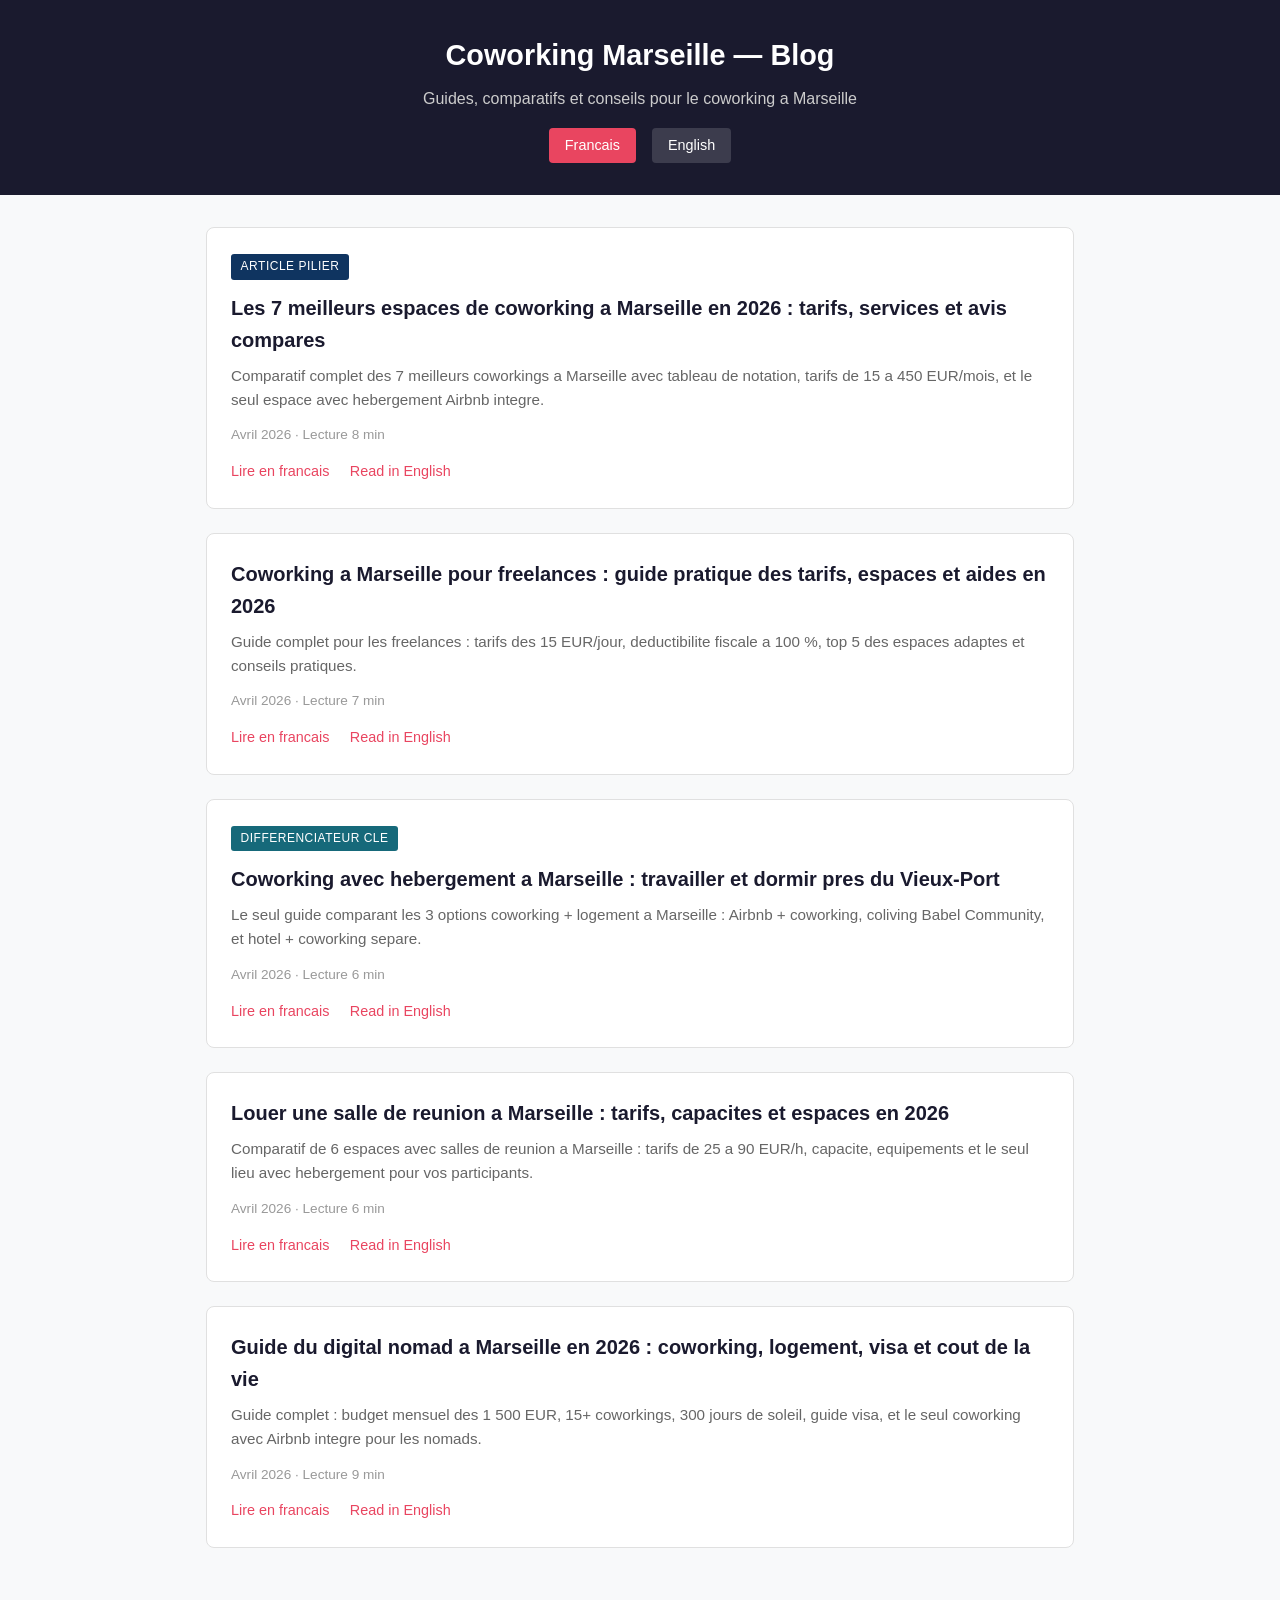
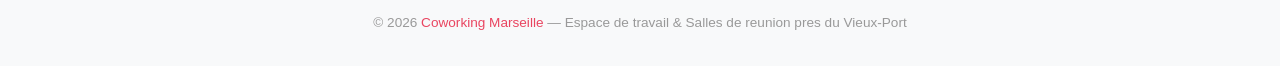
<file: blog/index.html>
<!DOCTYPE html>
<html lang="fr">
<head>
  <meta charset="UTF-8">
  <meta name="viewport" content="width=device-width, initial-scale=1.0">
  <title>Blog | Coworking Marseille – Espace de travail & Salles de réunion</title>
  <meta name="description" content="Blog de Coworking Marseille : guides, comparatifs et conseils pour le coworking, les salles de réunion, les freelances et les digital nomads à Marseille.">
  <style>
    :root {
      --primary: #1a1a2e;
      --accent: #e94560;
      --bg: #f8f9fa;
      --card-bg: #ffffff;
      --text: #333;
      --text-light: #666;
      --border: #e0e0e0;
    }
    * { margin: 0; padding: 0; box-sizing: border-box; }
    body {
      font-family: -apple-system, BlinkMacSystemFont, 'Segoe UI', Roboto, Oxygen, sans-serif;
      background: var(--bg);
      color: var(--text);
      line-height: 1.6;
    }
    header {
      background: var(--primary);
      color: white;
      padding: 2rem 1rem;
      text-align: center;
    }
    header h1 { font-size: 1.8rem; margin-bottom: 0.5rem; }
    header p { color: #ccc; font-size: 1rem; }
    .lang-switch {
      display: flex;
      justify-content: center;
      gap: 1rem;
      margin-top: 1rem;
    }
    .lang-switch a {
      color: white;
      background: rgba(255,255,255,0.15);
      padding: 0.4rem 1rem;
      border-radius: 4px;
      text-decoration: none;
      font-size: 0.9rem;
      transition: background 0.2s;
    }
    .lang-switch a:hover, .lang-switch a.active {
      background: var(--accent);
    }
    main { max-width: 900px; margin: 2rem auto; padding: 0 1rem; }
    .article-card {
      background: var(--card-bg);
      border: 1px solid var(--border);
      border-radius: 8px;
      padding: 1.5rem;
      margin-bottom: 1.5rem;
      transition: box-shadow 0.2s;
    }
    .article-card:hover { box-shadow: 0 4px 12px rgba(0,0,0,0.08); }
    .article-card .tag {
      display: inline-block;
      background: var(--accent);
      color: white;
      font-size: 0.75rem;
      padding: 0.2rem 0.6rem;
      border-radius: 3px;
      margin-bottom: 0.75rem;
      text-transform: uppercase;
      letter-spacing: 0.5px;
    }
    .article-card .tag.pillar { background: #0f3460; }
    .article-card .tag.differentiator { background: #16697a; }
    .article-card h2 { font-size: 1.25rem; margin-bottom: 0.5rem; }
    .article-card h2 a { color: var(--primary); text-decoration: none; }
    .article-card h2 a:hover { color: var(--accent); }
    .article-card p { color: var(--text-light); font-size: 0.95rem; margin-bottom: 0.75rem; }
    .article-card .meta {
      font-size: 0.85rem;
      color: #999;
    }
    .article-card .links { margin-top: 0.75rem; }
    .article-card .links a {
      display: inline-block;
      margin-right: 1rem;
      font-size: 0.9rem;
      color: var(--accent);
      text-decoration: none;
    }
    .article-card .links a:hover { text-decoration: underline; }
    footer {
      text-align: center;
      padding: 2rem;
      color: #999;
      font-size: 0.85rem;
    }
    footer a { color: var(--accent); text-decoration: none; }
  </style>
</head>
<body>

<header>
  <h1>Coworking Marseille — Blog</h1>
  <p>Guides, comparatifs et conseils pour le coworking a Marseille</p>
  <div class="lang-switch">
    <a href="#fr" class="active" onclick="showLang('fr')">Francais</a>
    <a href="#en" onclick="showLang('en')">English</a>
  </div>
</header>

<main>

  <!-- FRENCH ARTICLES -->
  <div id="articles-fr">

    <div class="article-card">
      <span class="tag pillar">Article pilier</span>
      <h2><a href="fr/01-meilleur-coworking-marseille-2026.html">Les 7 meilleurs espaces de coworking a Marseille en 2026 : tarifs, services et avis compares</a></h2>
      <p>Comparatif complet des 7 meilleurs coworkings a Marseille avec tableau de notation, tarifs de 15 a 450 EUR/mois, et le seul espace avec hebergement Airbnb integre.</p>
      <div class="meta">Avril 2026 &middot; Lecture 8 min</div>
      <div class="links">
        <a href="fr/01-meilleur-coworking-marseille-2026.html">Lire en francais</a>
        <a href="en/01-best-coworking-marseille-2026.html">Read in English</a>
      </div>
    </div>

    <div class="article-card">
      <h2><a href="fr/02-coworking-freelance-marseille-guide-2026.html">Coworking a Marseille pour freelances : guide pratique des tarifs, espaces et aides en 2026</a></h2>
      <p>Guide complet pour les freelances : tarifs des 15 EUR/jour, deductibilite fiscale a 100 %, top 5 des espaces adaptes et conseils pratiques.</p>
      <div class="meta">Avril 2026 &middot; Lecture 7 min</div>
      <div class="links">
        <a href="fr/02-coworking-freelance-marseille-guide-2026.html">Lire en francais</a>
        <a href="en/02-coworking-freelance-marseille-guide-2026.html">Read in English</a>
      </div>
    </div>

    <div class="article-card">
      <span class="tag differentiator">Differenciateur cle</span>
      <h2><a href="fr/03-coworking-hebergement-marseille-vieux-port.html">Coworking avec hebergement a Marseille : travailler et dormir pres du Vieux-Port</a></h2>
      <p>Le seul guide comparant les 3 options coworking + logement a Marseille : Airbnb + coworking, coliving Babel Community, et hotel + coworking separe.</p>
      <div class="meta">Avril 2026 &middot; Lecture 6 min</div>
      <div class="links">
        <a href="fr/03-coworking-hebergement-marseille-vieux-port.html">Lire en francais</a>
        <a href="en/03-coworking-accommodation-marseille-vieux-port.html">Read in English</a>
      </div>
    </div>

    <div class="article-card">
      <h2><a href="fr/04-salle-reunion-marseille-location-tarifs.html">Louer une salle de reunion a Marseille : tarifs, capacites et espaces en 2026</a></h2>
      <p>Comparatif de 6 espaces avec salles de reunion a Marseille : tarifs de 25 a 90 EUR/h, capacite, equipements et le seul lieu avec hebergement pour vos participants.</p>
      <div class="meta">Avril 2026 &middot; Lecture 6 min</div>
      <div class="links">
        <a href="fr/04-salle-reunion-marseille-location-tarifs.html">Lire en francais</a>
        <a href="en/04-meeting-room-marseille-rental-prices.html">Read in English</a>
      </div>
    </div>

    <div class="article-card">
      <h2><a href="fr/05-digital-nomad-marseille-guide-2026.html">Guide du digital nomad a Marseille en 2026 : coworking, logement, visa et cout de la vie</a></h2>
      <p>Guide complet : budget mensuel des 1 500 EUR, 15+ coworkings, 300 jours de soleil, guide visa, et le seul coworking avec Airbnb integre pour les nomads.</p>
      <div class="meta">Avril 2026 &middot; Lecture 9 min</div>
      <div class="links">
        <a href="fr/05-digital-nomad-marseille-guide-2026.html">Lire en francais</a>
        <a href="en/05-digital-nomad-marseille-guide-2026.html">Read in English</a>
      </div>
    </div>

  </div>

  <!-- ENGLISH ARTICLES (hidden by default) -->
  <div id="articles-en" style="display:none;">

    <div class="article-card">
      <span class="tag pillar">Pillar article</span>
      <h2><a href="en/01-best-coworking-marseille-2026.html">7 Best Coworking Spaces in Marseille in 2026: Prices, Services & Reviews Compared</a></h2>
      <p>Full comparison of the 7 top-rated coworking spaces in Marseille with scorecard table, prices from EUR 15/day, and the only space with built-in Airbnb accommodation.</p>
      <div class="meta">April 2026 &middot; 8 min read</div>
      <div class="links">
        <a href="en/01-best-coworking-marseille-2026.html">Read in English</a>
        <a href="fr/01-meilleur-coworking-marseille-2026.html">Lire en francais</a>
      </div>
    </div>

    <div class="article-card">
      <h2><a href="en/02-coworking-freelance-marseille-guide-2026.html">Coworking in Marseille for Freelancers: Prices, Spaces & Tax Benefits in 2026</a></h2>
      <p>Complete freelancer guide: prices from EUR 15/day, 100% tax-deductible expenses, top 5 freelance-friendly spaces, and practical tips.</p>
      <div class="meta">April 2026 &middot; 7 min read</div>
      <div class="links">
        <a href="en/02-coworking-freelance-marseille-guide-2026.html">Read in English</a>
        <a href="fr/02-coworking-freelance-marseille-guide-2026.html">Lire en francais</a>
      </div>
    </div>

    <div class="article-card">
      <span class="tag differentiator">Key differentiator</span>
      <h2><a href="en/03-coworking-accommodation-marseille-vieux-port.html">Coworking with Accommodation in Marseille: Work and Stay near the Vieux-Port</a></h2>
      <p>The only guide comparing 3 coworking + lodging options in Marseille: Airbnb + coworking, Babel Community coliving, and hotel + separate coworking.</p>
      <div class="meta">April 2026 &middot; 6 min read</div>
      <div class="links">
        <a href="en/03-coworking-accommodation-marseille-vieux-port.html">Read in English</a>
        <a href="fr/03-coworking-hebergement-marseille-vieux-port.html">Lire en francais</a>
      </div>
    </div>

    <div class="article-card">
      <h2><a href="en/04-meeting-room-marseille-rental-prices.html">Meeting Room Rental in Marseille: Prices, Capacity & Available Spaces in 2026</a></h2>
      <p>Compare 6 venues with meeting rooms in Marseille: EUR 25-90/hr, capacity, equipment, and the only venue with guest accommodation.</p>
      <div class="meta">April 2026 &middot; 6 min read</div>
      <div class="links">
        <a href="en/04-meeting-room-marseille-rental-prices.html">Read in English</a>
        <a href="fr/04-salle-reunion-marseille-location-tarifs.html">Lire en francais</a>
      </div>
    </div>

    <div class="article-card">
      <h2><a href="en/05-digital-nomad-marseille-guide-2026.html">Digital Nomad Guide to Marseille 2026: Coworking, Accommodation, Visa & Cost of Living</a></h2>
      <p>Complete guide: monthly budget from EUR 1,500, 15+ coworking spaces, 300 days of sun, visa guide, and the only coworking with integrated Airbnb.</p>
      <div class="meta">April 2026 &middot; 9 min read</div>
      <div class="links">
        <a href="en/05-digital-nomad-marseille-guide-2026.html">Read in English</a>
        <a href="fr/05-digital-nomad-marseille-guide-2026.html">Lire en francais</a>
      </div>
    </div>

  </div>

</main>

<footer>
  <p>&copy; 2026 <a href="https://coworkingmarseille.com">Coworking Marseille</a> — Espace de travail & Salles de reunion pres du Vieux-Port</p>
</footer>

<script>
function showLang(lang) {
  document.getElementById('articles-fr').style.display = lang === 'fr' ? 'block' : 'none';
  document.getElementById('articles-en').style.display = lang === 'en' ? 'block' : 'none';
  document.querySelectorAll('.lang-switch a').forEach(a => a.classList.remove('active'));
  document.querySelector('.lang-switch a[href="#' + lang + '"]').classList.add('active');
}
</script>

</body>
</html>
</file>
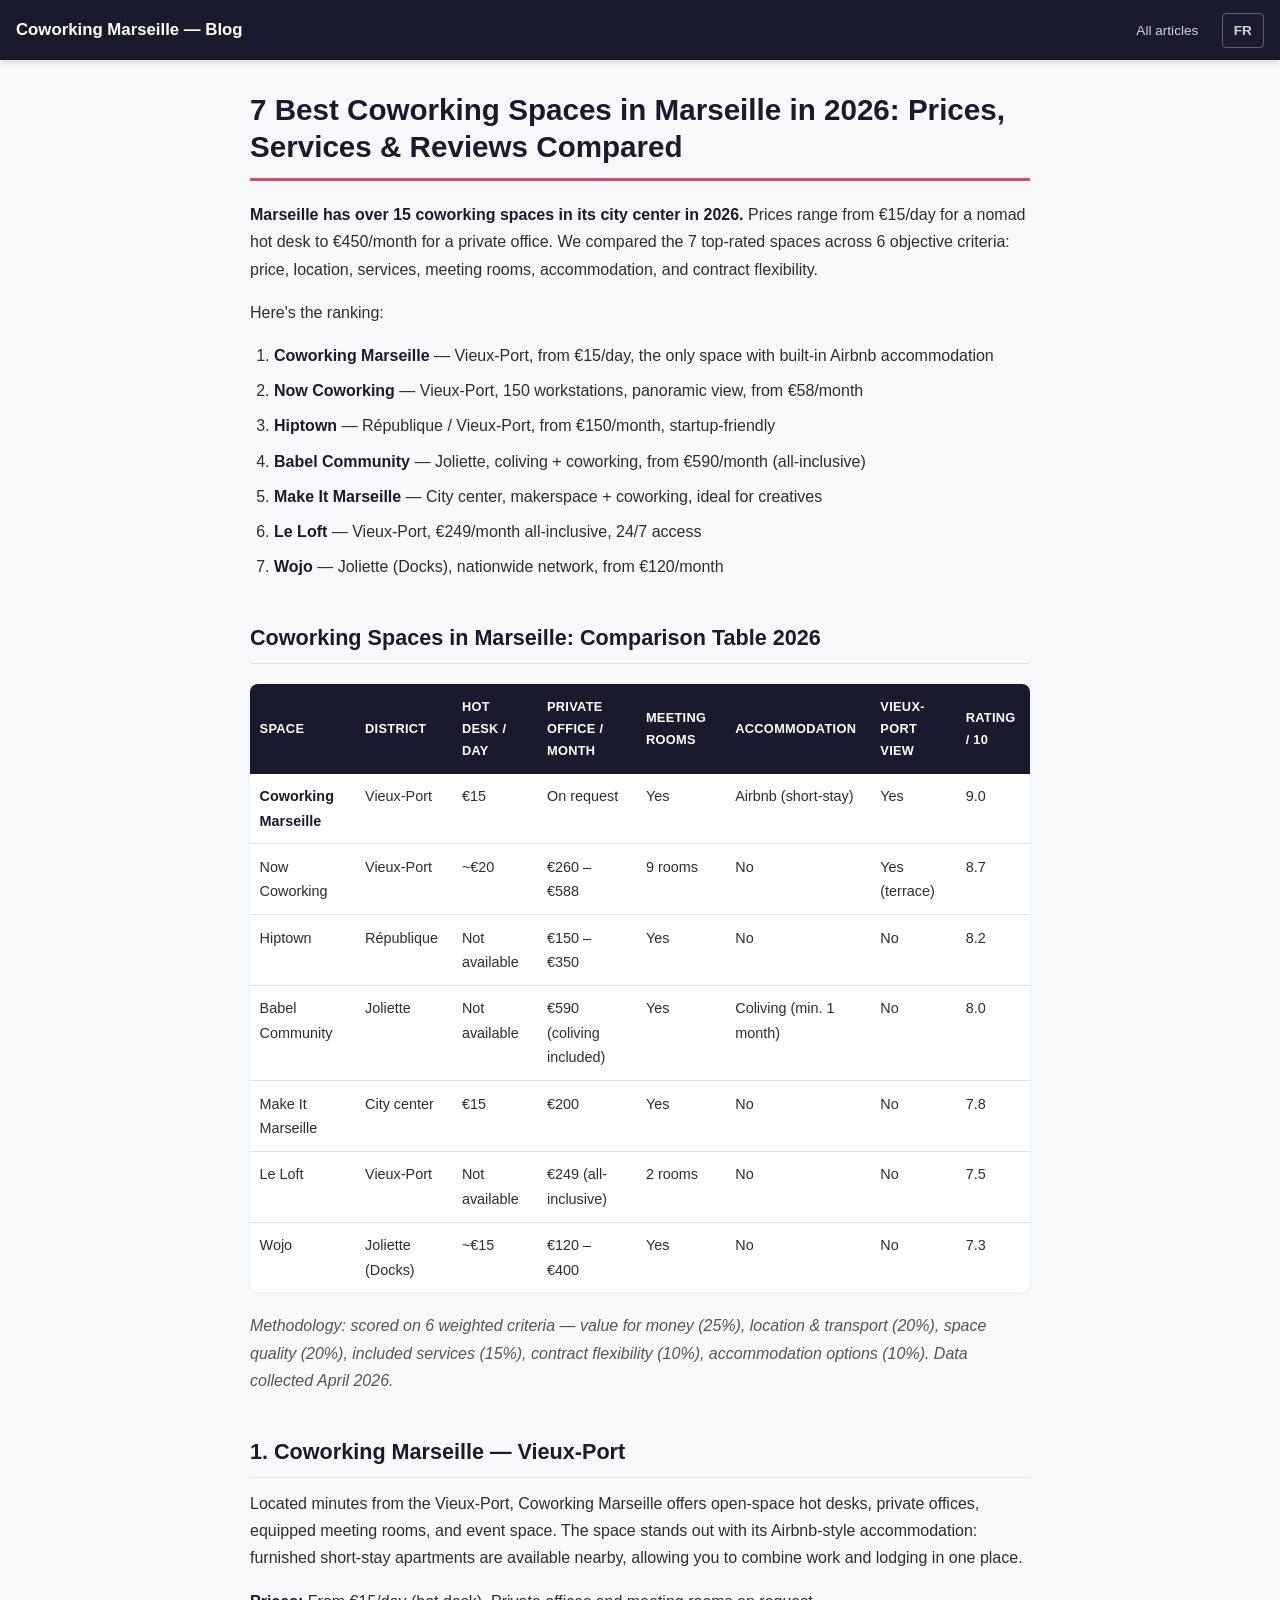
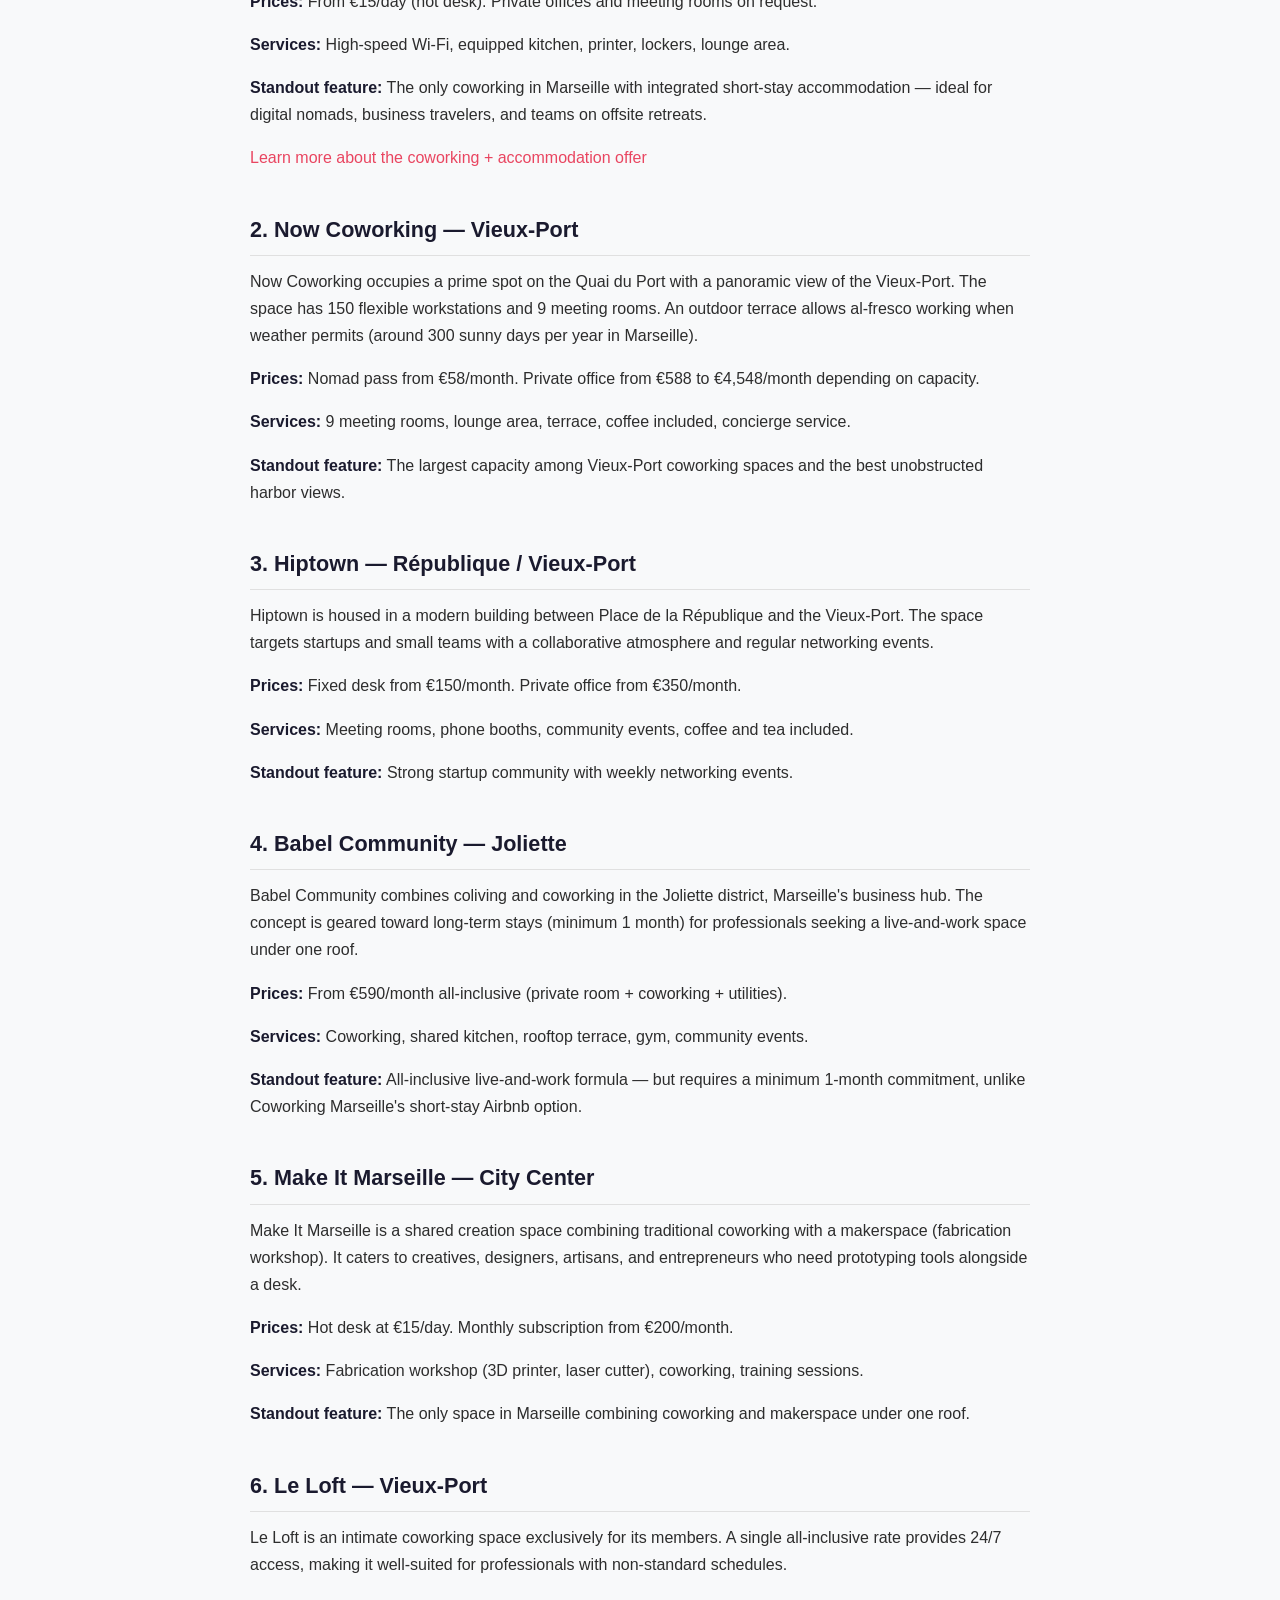
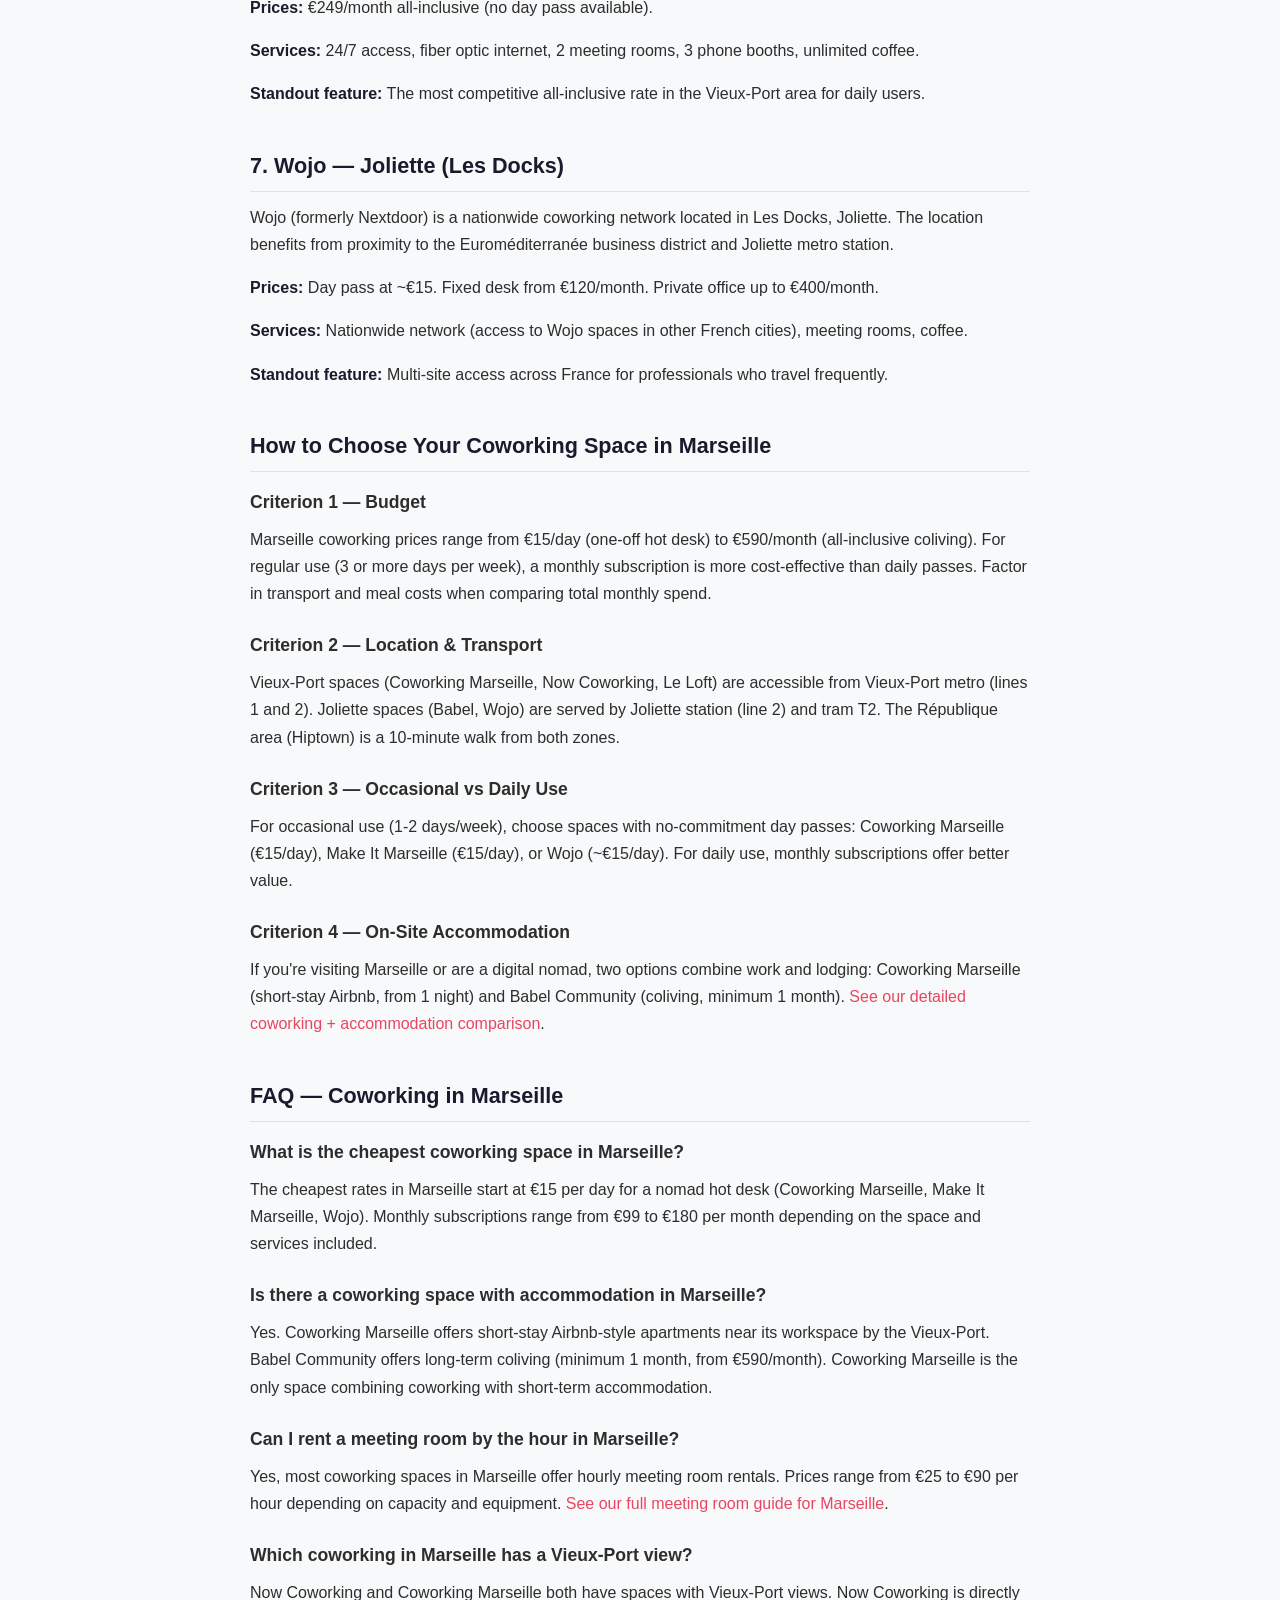
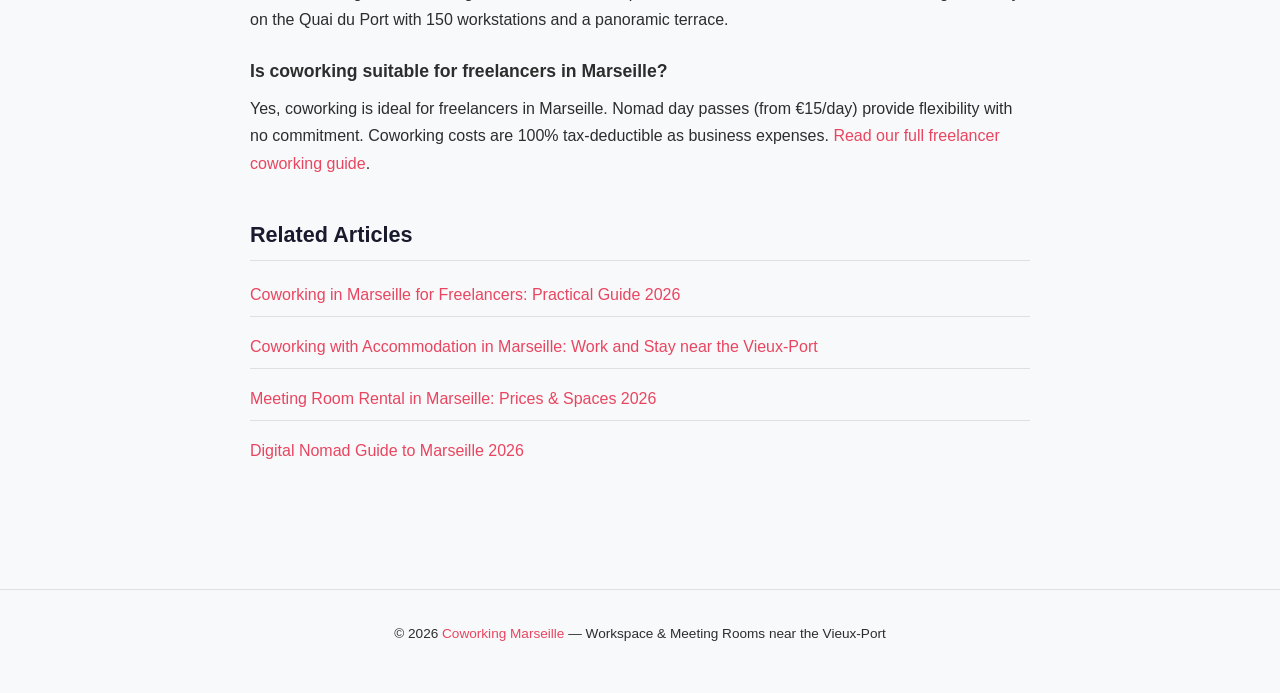
<file: blog/en/01-best-coworking-marseille-2026.html>
<!DOCTYPE html>
<html lang="en">
<head>
  <meta charset="UTF-8">
  <meta name="viewport" content="width=device-width, initial-scale=1.0">
  <title>7 Best Coworking Spaces in Marseille in 2026: Prices, Services & Reviews Compared | Coworking Marseille</title>
  <meta name="description" content="Compare the 7 best coworking spaces in Marseille: prices from €15/day, services, reviews, and the only space with built-in Airbnb accommodation.">
  <link rel="stylesheet" href="../style.css">
  <script type="application/ld+json">
{
  "@context": "https://schema.org",
  "@type": "Article",
  "@id": "https://coworkingmarseille.com/en/blog/best-coworking-marseille-2026#article",
  "headline": "7 Best Coworking Spaces in Marseille in 2026: Prices, Services & Reviews Compared",
  "description": "Compare the 7 best coworking spaces in Marseille: prices from €15/day, services, reviews, and the only space with built-in Airbnb accommodation.",
  "datePublished": "2026-04-07",
  "dateModified": "2026-04-07",
  "author": {
    "@type": "Organization",
    "name": "Coworking Marseille",
    "url": "https://coworkingmarseille.com"
  },
  "publisher": {
    "@type": "Organization",
    "name": "Coworking Marseille",
    "url": "https://coworkingmarseille.com",
    "logo": {
      "@type": "ImageObject",
      "url": "https://coworkingmarseille.com/logo.png"
    }
  },
  "mainEntityOfPage": "https://coworkingmarseille.com/en/blog/best-coworking-marseille-2026",
  "inLanguage": "en"
}
</script>
<script type="application/ld+json">
{
  "@context": "https://schema.org",
  "@type": "FAQPage",
  "@id": "https://coworkingmarseille.com/en/blog/best-coworking-marseille-2026#faq",
  "mainEntity": [
    {
      "@type": "Question",
      "name": "What is the cheapest coworking space in Marseille?",
      "acceptedAnswer": {
        "@type": "Answer",
        "text": "The cheapest coworking rates in Marseille start at €15 per day for a nomad hot desk in open space. Monthly subscriptions range from €99 to €180 per month depending on the space and services included. Coworking Marseille, Make It Marseille, and Wojo all offer day passes at €15."
      }
    },
    {
      "@type": "Question",
      "name": "Is there a coworking space with accommodation in Marseille?",
      "acceptedAnswer": {
        "@type": "Answer",
        "text": "Yes. Coworking Marseille offers short-stay Airbnb-style apartments near its workspace by the Vieux-Port. Babel Community offers long-term coliving (minimum 1 month, from €590/month). Coworking Marseille is the only space in Marseille combining coworking with short-term accommodation."
      }
    },
    {
      "@type": "Question",
      "name": "Can I rent a meeting room by the hour in Marseille?",
      "acceptedAnswer": {
        "@type": "Answer",
        "text": "Yes, most coworking spaces in Marseille offer hourly meeting room rentals. Prices range from €25 to €90 per hour depending on capacity (4 to 30 people) and included equipment (video conferencing, screens, whiteboards). No coworking membership is required."
      }
    },
    {
      "@type": "Question",
      "name": "Which coworking space in Marseille has a view of the Vieux-Port?",
      "acceptedAnswer": {
        "@type": "Answer",
        "text": "Now Coworking and Coworking Marseille both have spaces with views of the Vieux-Port. Now Coworking sits directly on the Quai du Port with 150 workstations and a panoramic terrace. Coworking Marseille is located within walking distance of the Vieux-Port with open views."
      }
    },
    {
      "@type": "Question",
      "name": "Is coworking suitable for freelancers in Marseille?",
      "acceptedAnswer": {
        "@type": "Answer",
        "text": "Yes, coworking is ideal for freelancers in Marseille. Nomad day passes (from €15/day) offer flexibility with no commitment. Coworking expenses are 100% tax-deductible as business expenses for French-registered companies (SASU, EURL). Even micro-entrepreneurs can deduct them by opting for the 'régime réel' tax scheme."
      }
    }
  ]
}
</script>
</head>
<body>

<nav>
  <a class="brand" href="../index.html">Coworking Marseille — Blog</a>
  <div class="nav-links">
    <a href="../index.html">All articles</a>
    <a href="../fr/01-meilleur-coworking-marseille-2026.html" class="lang-btn">FR</a>
  </div>
</nav>

<article>

  <!-- QUICK ANSWER BLOCK -->
  <h1>7 Best Coworking Spaces in Marseille in 2026: Prices, Services & Reviews Compared</h1>

  <p><strong>Marseille has over 15 coworking spaces in its city center in 2026.</strong> Prices range from €15/day for a nomad hot desk to €450/month for a private office. We compared the 7 top-rated spaces across 6 objective criteria: price, location, services, meeting rooms, accommodation, and contract flexibility.</p>

  <p>Here's the ranking:</p>
  <ol>
    <li><strong>Coworking Marseille</strong> — Vieux-Port, from €15/day, the only space with built-in Airbnb accommodation</li>
    <li><strong>Now Coworking</strong> — Vieux-Port, 150 workstations, panoramic view, from €58/month</li>
    <li><strong>Hiptown</strong> — République / Vieux-Port, from €150/month, startup-friendly</li>
    <li><strong>Babel Community</strong> — Joliette, coliving + coworking, from €590/month (all-inclusive)</li>
    <li><strong>Make It Marseille</strong> — City center, makerspace + coworking, ideal for creatives</li>
    <li><strong>Le Loft</strong> — Vieux-Port, €249/month all-inclusive, 24/7 access</li>
    <li><strong>Wojo</strong> — Joliette (Docks), nationwide network, from €120/month</li>
  </ol>

  <!-- COMPARISON TABLE -->
  <h2>Coworking Spaces in Marseille: Comparison Table 2026</h2>

  <table>
    <thead>
      <tr>
        <th>Space</th>
        <th>District</th>
        <th>Hot desk / day</th>
        <th>Private office / month</th>
        <th>Meeting rooms</th>
        <th>Accommodation</th>
        <th>Vieux-Port view</th>
        <th>Rating / 10</th>
      </tr>
    </thead>
    <tbody>
      <tr>
        <td><strong>Coworking Marseille</strong></td>
        <td>Vieux-Port</td>
        <td>€15</td>
        <td>On request</td>
        <td>Yes</td>
        <td>Airbnb (short-stay)</td>
        <td>Yes</td>
        <td>9.0</td>
      </tr>
      <tr>
        <td>Now Coworking</td>
        <td>Vieux-Port</td>
        <td>~€20</td>
        <td>€260 – €588</td>
        <td>9 rooms</td>
        <td>No</td>
        <td>Yes (terrace)</td>
        <td>8.7</td>
      </tr>
      <tr>
        <td>Hiptown</td>
        <td>République</td>
        <td>Not available</td>
        <td>€150 – €350</td>
        <td>Yes</td>
        <td>No</td>
        <td>No</td>
        <td>8.2</td>
      </tr>
      <tr>
        <td>Babel Community</td>
        <td>Joliette</td>
        <td>Not available</td>
        <td>€590 (coliving included)</td>
        <td>Yes</td>
        <td>Coliving (min. 1 month)</td>
        <td>No</td>
        <td>8.0</td>
      </tr>
      <tr>
        <td>Make It Marseille</td>
        <td>City center</td>
        <td>€15</td>
        <td>€200</td>
        <td>Yes</td>
        <td>No</td>
        <td>No</td>
        <td>7.8</td>
      </tr>
      <tr>
        <td>Le Loft</td>
        <td>Vieux-Port</td>
        <td>Not available</td>
        <td>€249 (all-inclusive)</td>
        <td>2 rooms</td>
        <td>No</td>
        <td>No</td>
        <td>7.5</td>
      </tr>
      <tr>
        <td>Wojo</td>
        <td>Joliette (Docks)</td>
        <td>~€15</td>
        <td>€120 – €400</td>
        <td>Yes</td>
        <td>No</td>
        <td>No</td>
        <td>7.3</td>
      </tr>
    </tbody>
  </table>

  <p><em>Methodology: scored on 6 weighted criteria — value for money (25%), location & transport (20%), space quality (20%), included services (15%), contract flexibility (10%), accommodation options (10%). Data collected April 2026.</em></p>

  <!-- DETAIL PER SPACE -->
  <h2>1. Coworking Marseille — Vieux-Port</h2>
  <p>Located minutes from the Vieux-Port, Coworking Marseille offers open-space hot desks, private offices, equipped meeting rooms, and event space. The space stands out with its Airbnb-style accommodation: furnished short-stay apartments are available nearby, allowing you to combine work and lodging in one place.</p>
  <p><strong>Prices:</strong> From €15/day (hot desk). Private offices and meeting rooms on request.</p>
  <p><strong>Services:</strong> High-speed Wi-Fi, equipped kitchen, printer, lockers, lounge area.</p>
  <p><strong>Standout feature:</strong> The only coworking in Marseille with integrated short-stay accommodation — ideal for digital nomads, business travelers, and teams on offsite retreats.</p>
  <p><a href="/en/blog/coworking-accommodation-marseille-vieux-port">Learn more about the coworking + accommodation offer</a></p>

  <h2>2. Now Coworking — Vieux-Port</h2>
  <p>Now Coworking occupies a prime spot on the Quai du Port with a panoramic view of the Vieux-Port. The space has 150 flexible workstations and 9 meeting rooms. An outdoor terrace allows al-fresco working when weather permits (around 300 sunny days per year in Marseille).</p>
  <p><strong>Prices:</strong> Nomad pass from €58/month. Private office from €588 to €4,548/month depending on capacity.</p>
  <p><strong>Services:</strong> 9 meeting rooms, lounge area, terrace, coffee included, concierge service.</p>
  <p><strong>Standout feature:</strong> The largest capacity among Vieux-Port coworking spaces and the best unobstructed harbor views.</p>

  <h2>3. Hiptown — République / Vieux-Port</h2>
  <p>Hiptown is housed in a modern building between Place de la République and the Vieux-Port. The space targets startups and small teams with a collaborative atmosphere and regular networking events.</p>
  <p><strong>Prices:</strong> Fixed desk from €150/month. Private office from €350/month.</p>
  <p><strong>Services:</strong> Meeting rooms, phone booths, community events, coffee and tea included.</p>
  <p><strong>Standout feature:</strong> Strong startup community with weekly networking events.</p>

  <h2>4. Babel Community — Joliette</h2>
  <p>Babel Community combines coliving and coworking in the Joliette district, Marseille's business hub. The concept is geared toward long-term stays (minimum 1 month) for professionals seeking a live-and-work space under one roof.</p>
  <p><strong>Prices:</strong> From €590/month all-inclusive (private room + coworking + utilities).</p>
  <p><strong>Services:</strong> Coworking, shared kitchen, rooftop terrace, gym, community events.</p>
  <p><strong>Standout feature:</strong> All-inclusive live-and-work formula — but requires a minimum 1-month commitment, unlike Coworking Marseille's short-stay Airbnb option.</p>

  <h2>5. Make It Marseille — City Center</h2>
  <p>Make It Marseille is a shared creation space combining traditional coworking with a makerspace (fabrication workshop). It caters to creatives, designers, artisans, and entrepreneurs who need prototyping tools alongside a desk.</p>
  <p><strong>Prices:</strong> Hot desk at €15/day. Monthly subscription from €200/month.</p>
  <p><strong>Services:</strong> Fabrication workshop (3D printer, laser cutter), coworking, training sessions.</p>
  <p><strong>Standout feature:</strong> The only space in Marseille combining coworking and makerspace under one roof.</p>

  <h2>6. Le Loft — Vieux-Port</h2>
  <p>Le Loft is an intimate coworking space exclusively for its members. A single all-inclusive rate provides 24/7 access, making it well-suited for professionals with non-standard schedules.</p>
  <p><strong>Prices:</strong> €249/month all-inclusive (no day pass available).</p>
  <p><strong>Services:</strong> 24/7 access, fiber optic internet, 2 meeting rooms, 3 phone booths, unlimited coffee.</p>
  <p><strong>Standout feature:</strong> The most competitive all-inclusive rate in the Vieux-Port area for daily users.</p>

  <h2>7. Wojo — Joliette (Les Docks)</h2>
  <p>Wojo (formerly Nextdoor) is a nationwide coworking network located in Les Docks, Joliette. The location benefits from proximity to the Euroméditerranée business district and Joliette metro station.</p>
  <p><strong>Prices:</strong> Day pass at ~€15. Fixed desk from €120/month. Private office up to €400/month.</p>
  <p><strong>Services:</strong> Nationwide network (access to Wojo spaces in other French cities), meeting rooms, coffee.</p>
  <p><strong>Standout feature:</strong> Multi-site access across France for professionals who travel frequently.</p>

  <!-- HOW TO CHOOSE -->
  <h2>How to Choose Your Coworking Space in Marseille</h2>

  <h3>Criterion 1 — Budget</h3>
  <p>Marseille coworking prices range from €15/day (one-off hot desk) to €590/month (all-inclusive coliving). For regular use (3 or more days per week), a monthly subscription is more cost-effective than daily passes. Factor in transport and meal costs when comparing total monthly spend.</p>

  <h3>Criterion 2 — Location & Transport</h3>
  <p>Vieux-Port spaces (Coworking Marseille, Now Coworking, Le Loft) are accessible from Vieux-Port metro (lines 1 and 2). Joliette spaces (Babel, Wojo) are served by Joliette station (line 2) and tram T2. The République area (Hiptown) is a 10-minute walk from both zones.</p>

  <h3>Criterion 3 — Occasional vs Daily Use</h3>
  <p>For occasional use (1-2 days/week), choose spaces with no-commitment day passes: Coworking Marseille (€15/day), Make It Marseille (€15/day), or Wojo (~€15/day). For daily use, monthly subscriptions offer better value.</p>

  <h3>Criterion 4 — On-Site Accommodation</h3>
  <p>If you're visiting Marseille or are a digital nomad, two options combine work and lodging: Coworking Marseille (short-stay Airbnb, from 1 night) and Babel Community (coliving, minimum 1 month). <a href="/en/blog/coworking-accommodation-marseille-vieux-port">See our detailed coworking + accommodation comparison</a>.</p>

  <!-- FAQ -->
  <h2>FAQ — Coworking in Marseille</h2>

  <h3>What is the cheapest coworking space in Marseille?</h3>
  <p>The cheapest rates in Marseille start at €15 per day for a nomad hot desk (Coworking Marseille, Make It Marseille, Wojo). Monthly subscriptions range from €99 to €180 per month depending on the space and services included.</p>

  <h3>Is there a coworking space with accommodation in Marseille?</h3>
  <p>Yes. Coworking Marseille offers short-stay Airbnb-style apartments near its workspace by the Vieux-Port. Babel Community offers long-term coliving (minimum 1 month, from €590/month). Coworking Marseille is the only space combining coworking with short-term accommodation.</p>

  <h3>Can I rent a meeting room by the hour in Marseille?</h3>
  <p>Yes, most coworking spaces in Marseille offer hourly meeting room rentals. Prices range from €25 to €90 per hour depending on capacity and equipment. <a href="/en/blog/meeting-room-marseille-rental-prices">See our full meeting room guide for Marseille</a>.</p>

  <h3>Which coworking in Marseille has a Vieux-Port view?</h3>
  <p>Now Coworking and Coworking Marseille both have spaces with Vieux-Port views. Now Coworking is directly on the Quai du Port with 150 workstations and a panoramic terrace.</p>

  <h3>Is coworking suitable for freelancers in Marseille?</h3>
  <p>Yes, coworking is ideal for freelancers in Marseille. Nomad day passes (from €15/day) provide flexibility with no commitment. Coworking costs are 100% tax-deductible as business expenses. <a href="/en/blog/coworking-freelance-marseille-guide-2026">Read our full freelancer coworking guide</a>.</p>

  <!-- INTERNAL LINKS -->
  <h2>Related Articles</h2>
  <ul>
    <li><a href="/en/blog/coworking-freelance-marseille-guide-2026">Coworking in Marseille for Freelancers: Practical Guide 2026</a></li>
    <li><a href="/en/blog/coworking-accommodation-marseille-vieux-port">Coworking with Accommodation in Marseille: Work and Stay near the Vieux-Port</a></li>
    <li><a href="/en/blog/meeting-room-marseille-rental-prices">Meeting Room Rental in Marseille: Prices & Spaces 2026</a></li>
    <li><a href="/en/blog/digital-nomad-marseille-guide-2026">Digital Nomad Guide to Marseille 2026</a></li>
  </ul>

</article>

<footer>
  <p>&copy; 2026 <a href="https://coworkingmarseille.com">Coworking Marseille</a> — Workspace &amp; Meeting Rooms near the Vieux-Port</p>
</footer>

</body>
</html>
</file>
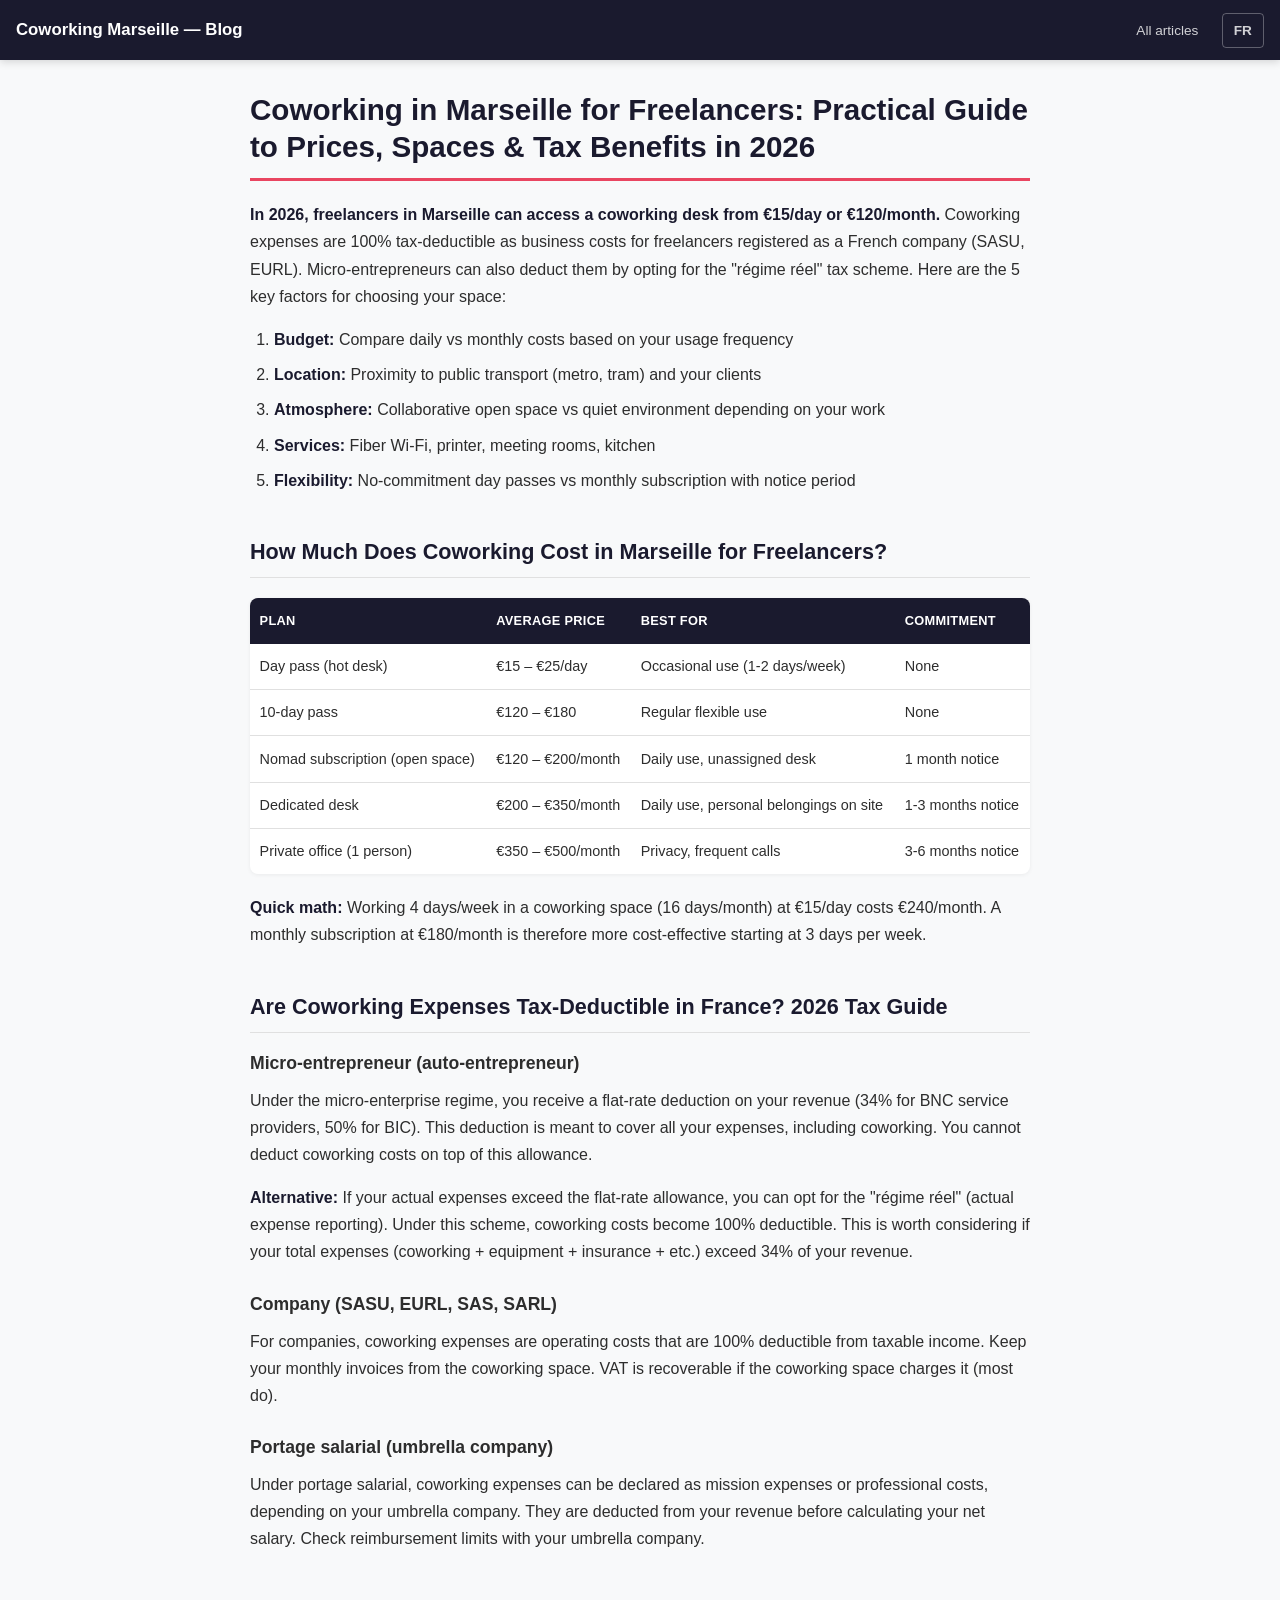
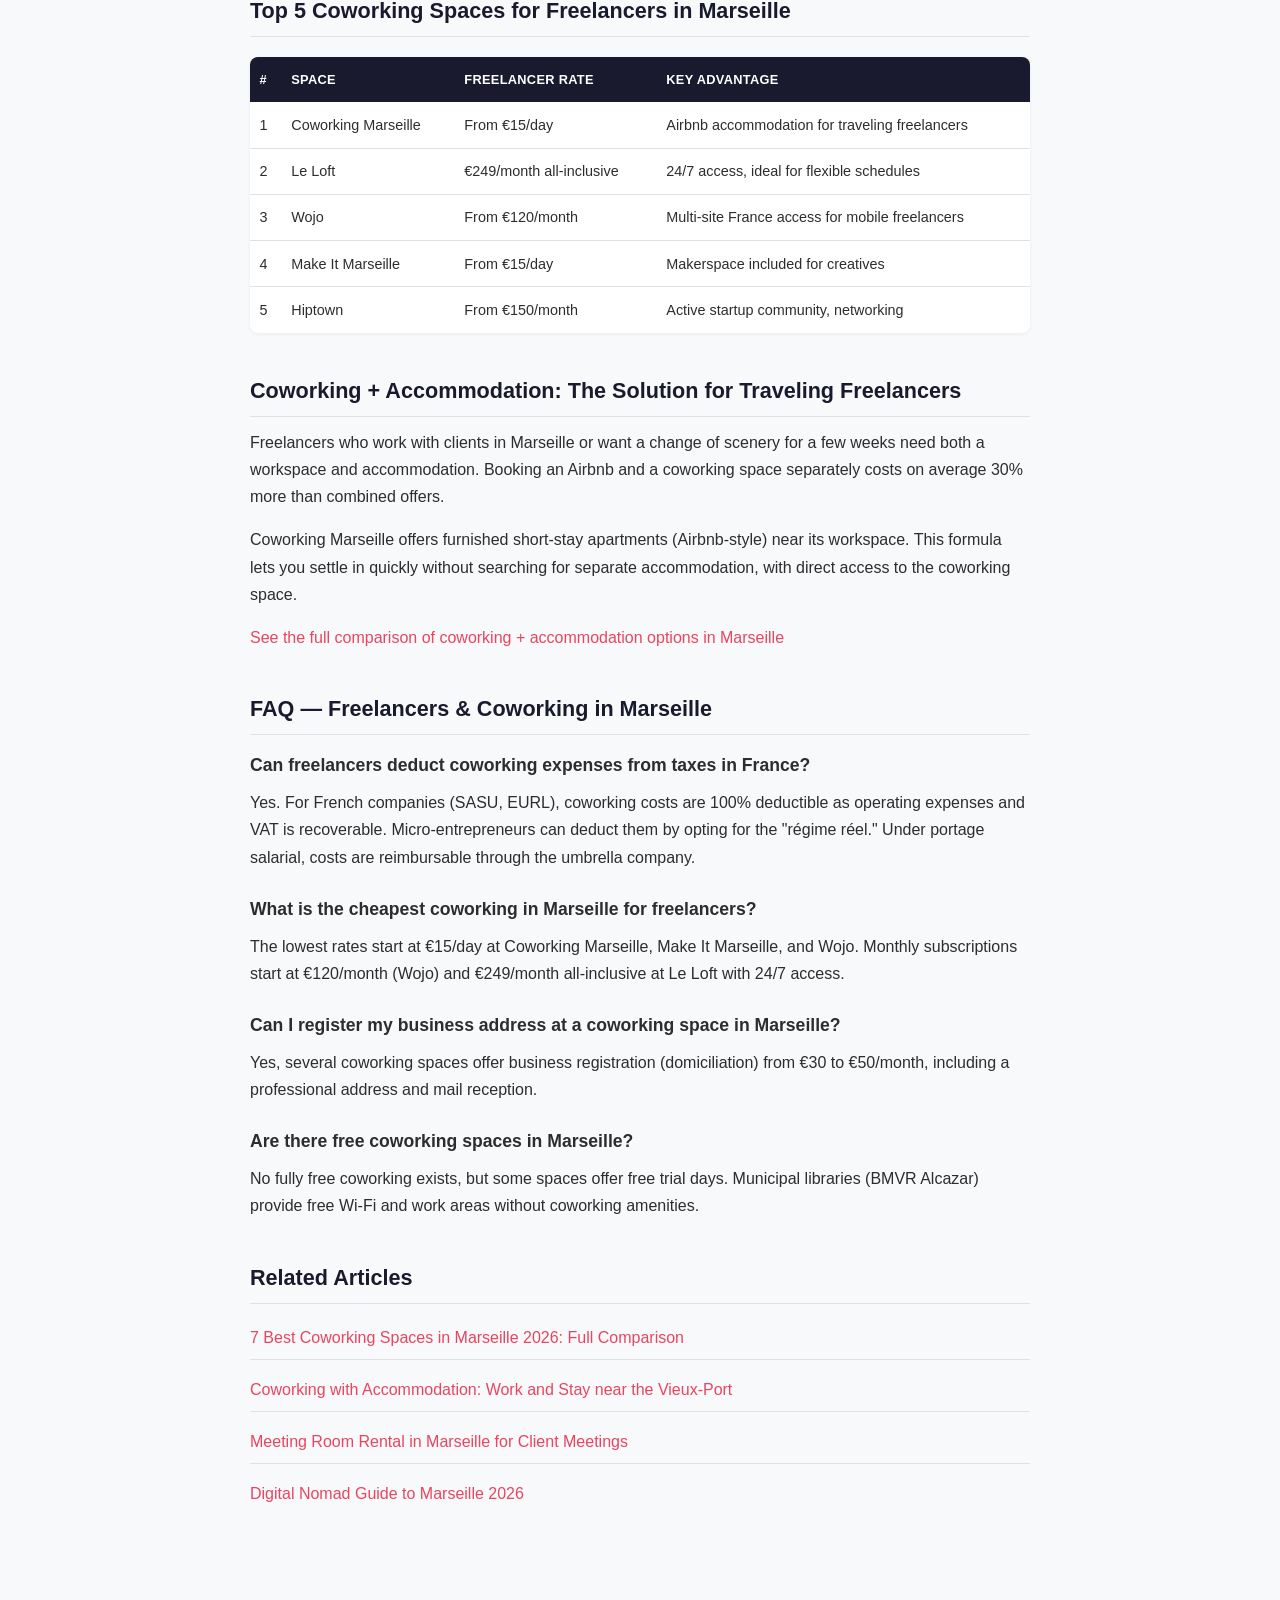
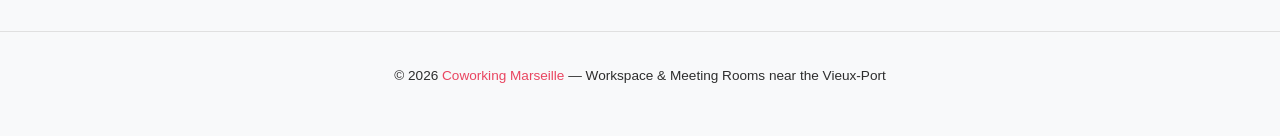
<file: blog/en/02-coworking-freelance-marseille-guide-2026.html>
<!DOCTYPE html>
<html lang="en">
<head>
  <meta charset="UTF-8">
  <meta name="viewport" content="width=device-width, initial-scale=1.0">
  <title>Coworking in Marseille for Freelancers: Practical Guide to Prices, Spaces & Tax Benefits in 2026 | Coworking Marseille</title>
  <meta name="description" content="Freelancer guide to coworking in Marseille: prices from €15/day, 100% tax-deductible expenses, and the 5 best spaces for independent workers in 2026.">
  <link rel="stylesheet" href="../style.css">
  <script type="application/ld+json">
{
  "@context": "https://schema.org",
  "@type": "Article",
  "@id": "https://coworkingmarseille.com/en/blog/coworking-freelance-marseille-guide-2026#article",
  "headline": "Coworking in Marseille for Freelancers: Practical Guide to Prices, Spaces & Tax Benefits in 2026",
  "description": "Freelancer guide to coworking in Marseille: prices from €15/day, 100% tax-deductible expenses, and the 5 best spaces for independent workers in 2026.",
  "datePublished": "2026-04-07",
  "dateModified": "2026-04-07",
  "author": { "@type": "Organization", "name": "Coworking Marseille", "url": "https://coworkingmarseille.com" },
  "publisher": { "@type": "Organization", "name": "Coworking Marseille", "url": "https://coworkingmarseille.com", "logo": { "@type": "ImageObject", "url": "https://coworkingmarseille.com/logo.png" } },
  "mainEntityOfPage": "https://coworkingmarseille.com/en/blog/coworking-freelance-marseille-guide-2026",
  "inLanguage": "en"
}
</script>
<script type="application/ld+json">
{
  "@context": "https://schema.org",
  "@type": "FAQPage",
  "@id": "https://coworkingmarseille.com/en/blog/coworking-freelance-marseille-guide-2026#faq",
  "mainEntity": [
    {
      "@type": "Question",
      "name": "Can freelancers deduct coworking expenses from taxes in France?",
      "acceptedAnswer": {
        "@type": "Answer",
        "text": "Yes. If you run a French company (SASU, EURL, SAS, SARL), coworking expenses are 100% deductible as operating costs, and VAT is recoverable. For micro-entrepreneurs, the standard flat-rate deduction covers all expenses, but you can opt for the 'régime réel' (actual expense reporting) if your real costs exceed the flat-rate allowance. For portage salarial, coworking expenses are reimbursable through your umbrella company."
      }
    },
    {
      "@type": "Question",
      "name": "What is the cheapest coworking in Marseille for freelancers?",
      "acceptedAnswer": {
        "@type": "Answer",
        "text": "The lowest rates start at €15 per day at Coworking Marseille, Make It Marseille, and Wojo. Monthly subscriptions start at €120/month (Wojo) and €249/month all-inclusive (Le Loft with 24/7 access). A monthly pass becomes more cost-effective than day passes at 3 or more days per week of usage."
      }
    },
    {
      "@type": "Question",
      "name": "Can I register my business address at a coworking space in Marseille?",
      "acceptedAnswer": {
        "@type": "Answer",
        "text": "Yes, several coworking spaces in Marseille offer business address registration (domiciliation), typically from €30 to €50 per month. This includes a professional business address, mail reception, and sometimes a dedicated phone number. Check availability with each space directly."
      }
    },
    {
      "@type": "Question",
      "name": "Are there free coworking spaces in Marseille?",
      "acceptedAnswer": {
        "@type": "Answer",
        "text": "There are no fully free coworking spaces in Marseille, but some offer free trial days. Municipal libraries (BMVR Alcazar, Bibliothèque du Merlan) provide free Wi-Fi access and quiet work areas, though they don't offer the same services as a coworking space (meeting rooms, printing, community, etc.)."
      }
    }
  ]
}
</script>
</head>
<body>

<nav>
  <a class="brand" href="../index.html">Coworking Marseille — Blog</a>
  <div class="nav-links">
    <a href="../index.html">All articles</a>
    <a href="../fr/02-coworking-freelance-marseille-guide-2026.html" class="lang-btn">FR</a>
  </div>
</nav>

<article>

  <h1>Coworking in Marseille for Freelancers: Practical Guide to Prices, Spaces & Tax Benefits in 2026</h1>

  <p><strong>In 2026, freelancers in Marseille can access a coworking desk from €15/day or €120/month.</strong> Coworking expenses are 100% tax-deductible as business costs for freelancers registered as a French company (SASU, EURL). Micro-entrepreneurs can also deduct them by opting for the "régime réel" tax scheme. Here are the 5 key factors for choosing your space:</p>

  <ol>
    <li><strong>Budget:</strong> Compare daily vs monthly costs based on your usage frequency</li>
    <li><strong>Location:</strong> Proximity to public transport (metro, tram) and your clients</li>
    <li><strong>Atmosphere:</strong> Collaborative open space vs quiet environment depending on your work</li>
    <li><strong>Services:</strong> Fiber Wi-Fi, printer, meeting rooms, kitchen</li>
    <li><strong>Flexibility:</strong> No-commitment day passes vs monthly subscription with notice period</li>
  </ol>

  <h2>How Much Does Coworking Cost in Marseille for Freelancers?</h2>

  <table>
    <thead>
      <tr>
        <th>Plan</th>
        <th>Average price</th>
        <th>Best for</th>
        <th>Commitment</th>
      </tr>
    </thead>
    <tbody>
      <tr><td>Day pass (hot desk)</td><td>€15 – €25/day</td><td>Occasional use (1-2 days/week)</td><td>None</td></tr>
      <tr><td>10-day pass</td><td>€120 – €180</td><td>Regular flexible use</td><td>None</td></tr>
      <tr><td>Nomad subscription (open space)</td><td>€120 – €200/month</td><td>Daily use, unassigned desk</td><td>1 month notice</td></tr>
      <tr><td>Dedicated desk</td><td>€200 – €350/month</td><td>Daily use, personal belongings on site</td><td>1-3 months notice</td></tr>
      <tr><td>Private office (1 person)</td><td>€350 – €500/month</td><td>Privacy, frequent calls</td><td>3-6 months notice</td></tr>
    </tbody>
  </table>

  <p><strong>Quick math:</strong> Working 4 days/week in a coworking space (16 days/month) at €15/day costs €240/month. A monthly subscription at €180/month is therefore more cost-effective starting at 3 days per week.</p>

  <h2>Are Coworking Expenses Tax-Deductible in France? 2026 Tax Guide</h2>

  <h3>Micro-entrepreneur (auto-entrepreneur)</h3>
  <p>Under the micro-enterprise regime, you receive a flat-rate deduction on your revenue (34% for BNC service providers, 50% for BIC). This deduction is meant to cover all your expenses, including coworking. You cannot deduct coworking costs on top of this allowance.</p>
  <p><strong>Alternative:</strong> If your actual expenses exceed the flat-rate allowance, you can opt for the "régime réel" (actual expense reporting). Under this scheme, coworking costs become 100% deductible. This is worth considering if your total expenses (coworking + equipment + insurance + etc.) exceed 34% of your revenue.</p>

  <h3>Company (SASU, EURL, SAS, SARL)</h3>
  <p>For companies, coworking expenses are operating costs that are 100% deductible from taxable income. Keep your monthly invoices from the coworking space. VAT is recoverable if the coworking space charges it (most do).</p>

  <h3>Portage salarial (umbrella company)</h3>
  <p>Under portage salarial, coworking expenses can be declared as mission expenses or professional costs, depending on your umbrella company. They are deducted from your revenue before calculating your net salary. Check reimbursement limits with your umbrella company.</p>

  <h2>Top 5 Coworking Spaces for Freelancers in Marseille</h2>

  <table>
    <thead>
      <tr><th>#</th><th>Space</th><th>Freelancer rate</th><th>Key advantage</th></tr>
    </thead>
    <tbody>
      <tr><td>1</td><td>Coworking Marseille</td><td>From €15/day</td><td>Airbnb accommodation for traveling freelancers</td></tr>
      <tr><td>2</td><td>Le Loft</td><td>€249/month all-inclusive</td><td>24/7 access, ideal for flexible schedules</td></tr>
      <tr><td>3</td><td>Wojo</td><td>From €120/month</td><td>Multi-site France access for mobile freelancers</td></tr>
      <tr><td>4</td><td>Make It Marseille</td><td>From €15/day</td><td>Makerspace included for creatives</td></tr>
      <tr><td>5</td><td>Hiptown</td><td>From €150/month</td><td>Active startup community, networking</td></tr>
    </tbody>
  </table>

  <h2>Coworking + Accommodation: The Solution for Traveling Freelancers</h2>

  <p>Freelancers who work with clients in Marseille or want a change of scenery for a few weeks need both a workspace and accommodation. Booking an Airbnb and a coworking space separately costs on average 30% more than combined offers.</p>
  <p>Coworking Marseille offers furnished short-stay apartments (Airbnb-style) near its workspace. This formula lets you settle in quickly without searching for separate accommodation, with direct access to the coworking space.</p>
  <p><a href="/en/blog/coworking-accommodation-marseille-vieux-port">See the full comparison of coworking + accommodation options in Marseille</a></p>

  <h2>FAQ — Freelancers & Coworking in Marseille</h2>

  <h3>Can freelancers deduct coworking expenses from taxes in France?</h3>
  <p>Yes. For French companies (SASU, EURL), coworking costs are 100% deductible as operating expenses and VAT is recoverable. Micro-entrepreneurs can deduct them by opting for the "régime réel." Under portage salarial, costs are reimbursable through the umbrella company.</p>

  <h3>What is the cheapest coworking in Marseille for freelancers?</h3>
  <p>The lowest rates start at €15/day at Coworking Marseille, Make It Marseille, and Wojo. Monthly subscriptions start at €120/month (Wojo) and €249/month all-inclusive at Le Loft with 24/7 access.</p>

  <h3>Can I register my business address at a coworking space in Marseille?</h3>
  <p>Yes, several coworking spaces offer business registration (domiciliation) from €30 to €50/month, including a professional address and mail reception.</p>

  <h3>Are there free coworking spaces in Marseille?</h3>
  <p>No fully free coworking exists, but some spaces offer free trial days. Municipal libraries (BMVR Alcazar) provide free Wi-Fi and work areas without coworking amenities.</p>

  <h2>Related Articles</h2>
  <ul>
    <li><a href="/en/blog/best-coworking-marseille-2026">7 Best Coworking Spaces in Marseille 2026: Full Comparison</a></li>
    <li><a href="/en/blog/coworking-accommodation-marseille-vieux-port">Coworking with Accommodation: Work and Stay near the Vieux-Port</a></li>
    <li><a href="/en/blog/meeting-room-marseille-rental-prices">Meeting Room Rental in Marseille for Client Meetings</a></li>
    <li><a href="/en/blog/digital-nomad-marseille-guide-2026">Digital Nomad Guide to Marseille 2026</a></li>
  </ul>

</article>

<footer>
  <p>&copy; 2026 <a href="https://coworkingmarseille.com">Coworking Marseille</a> — Workspace &amp; Meeting Rooms near the Vieux-Port</p>
</footer>

</body>
</html>
</file>
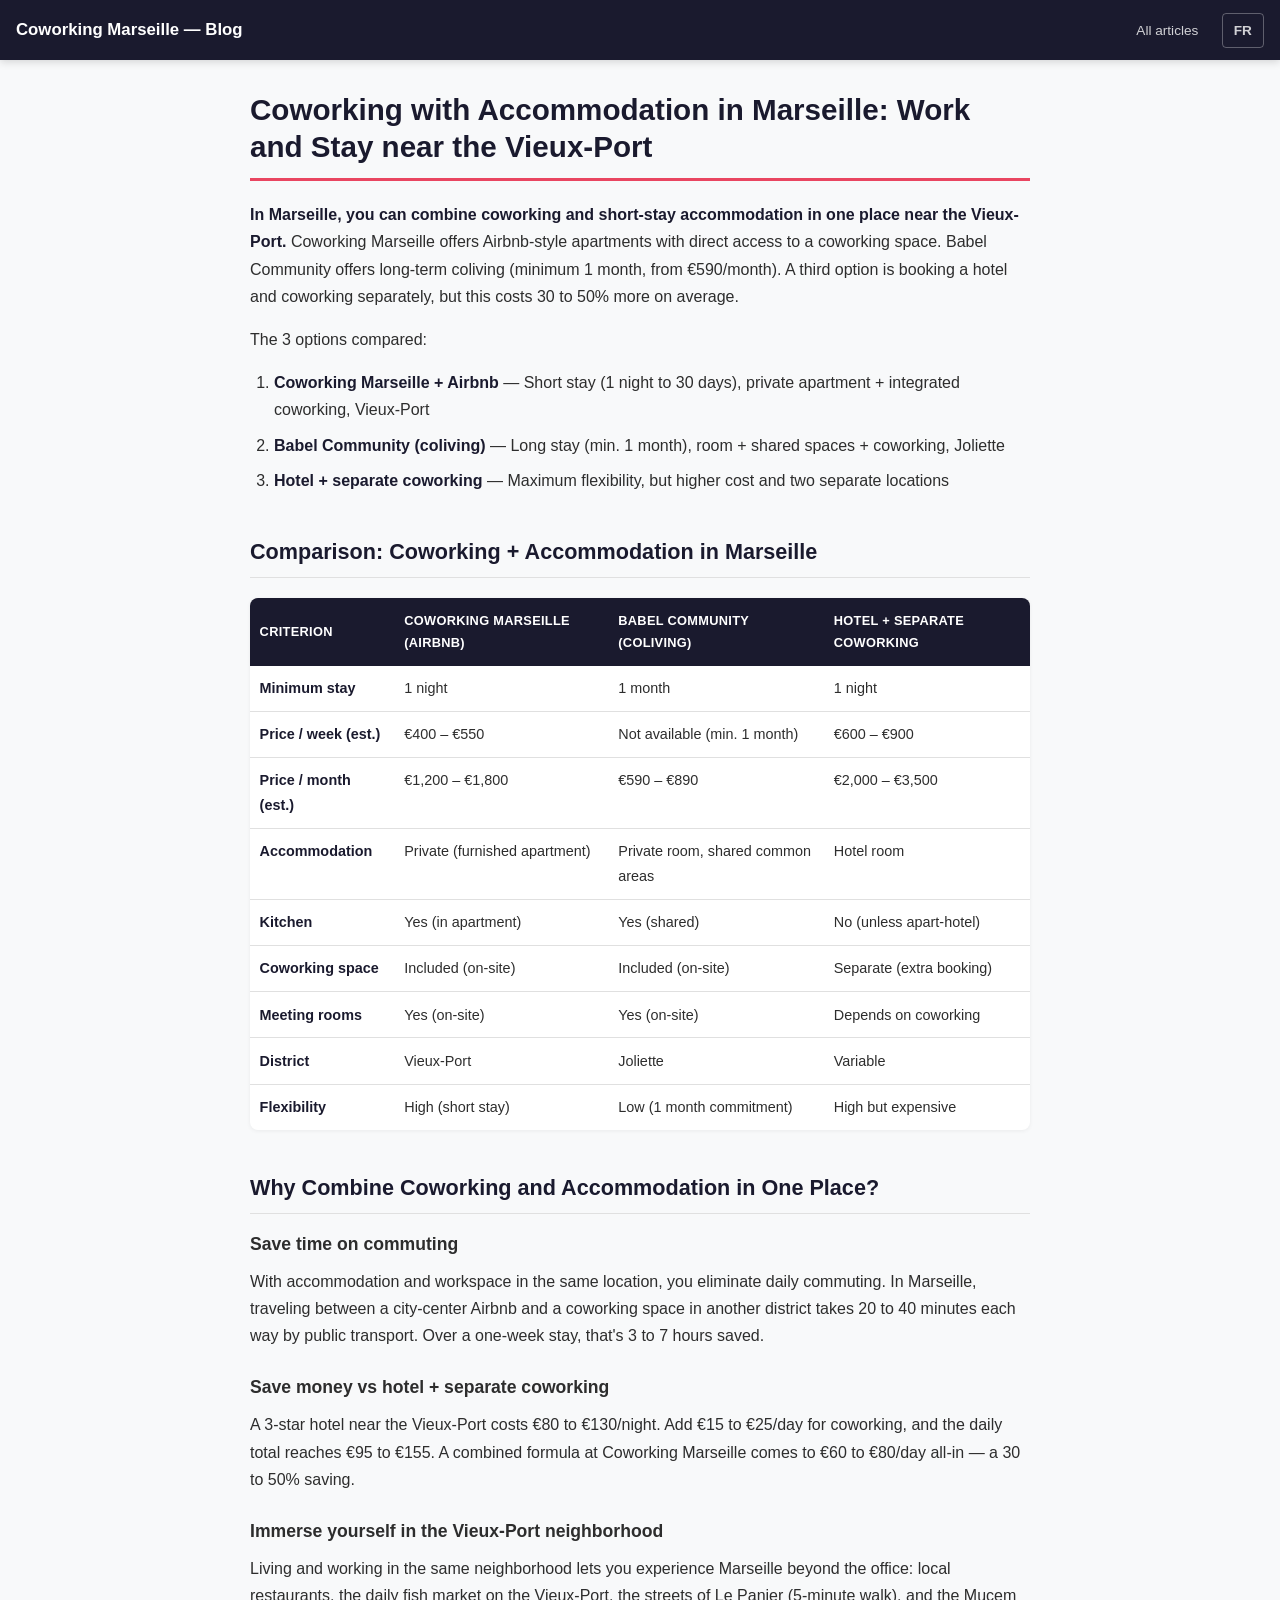
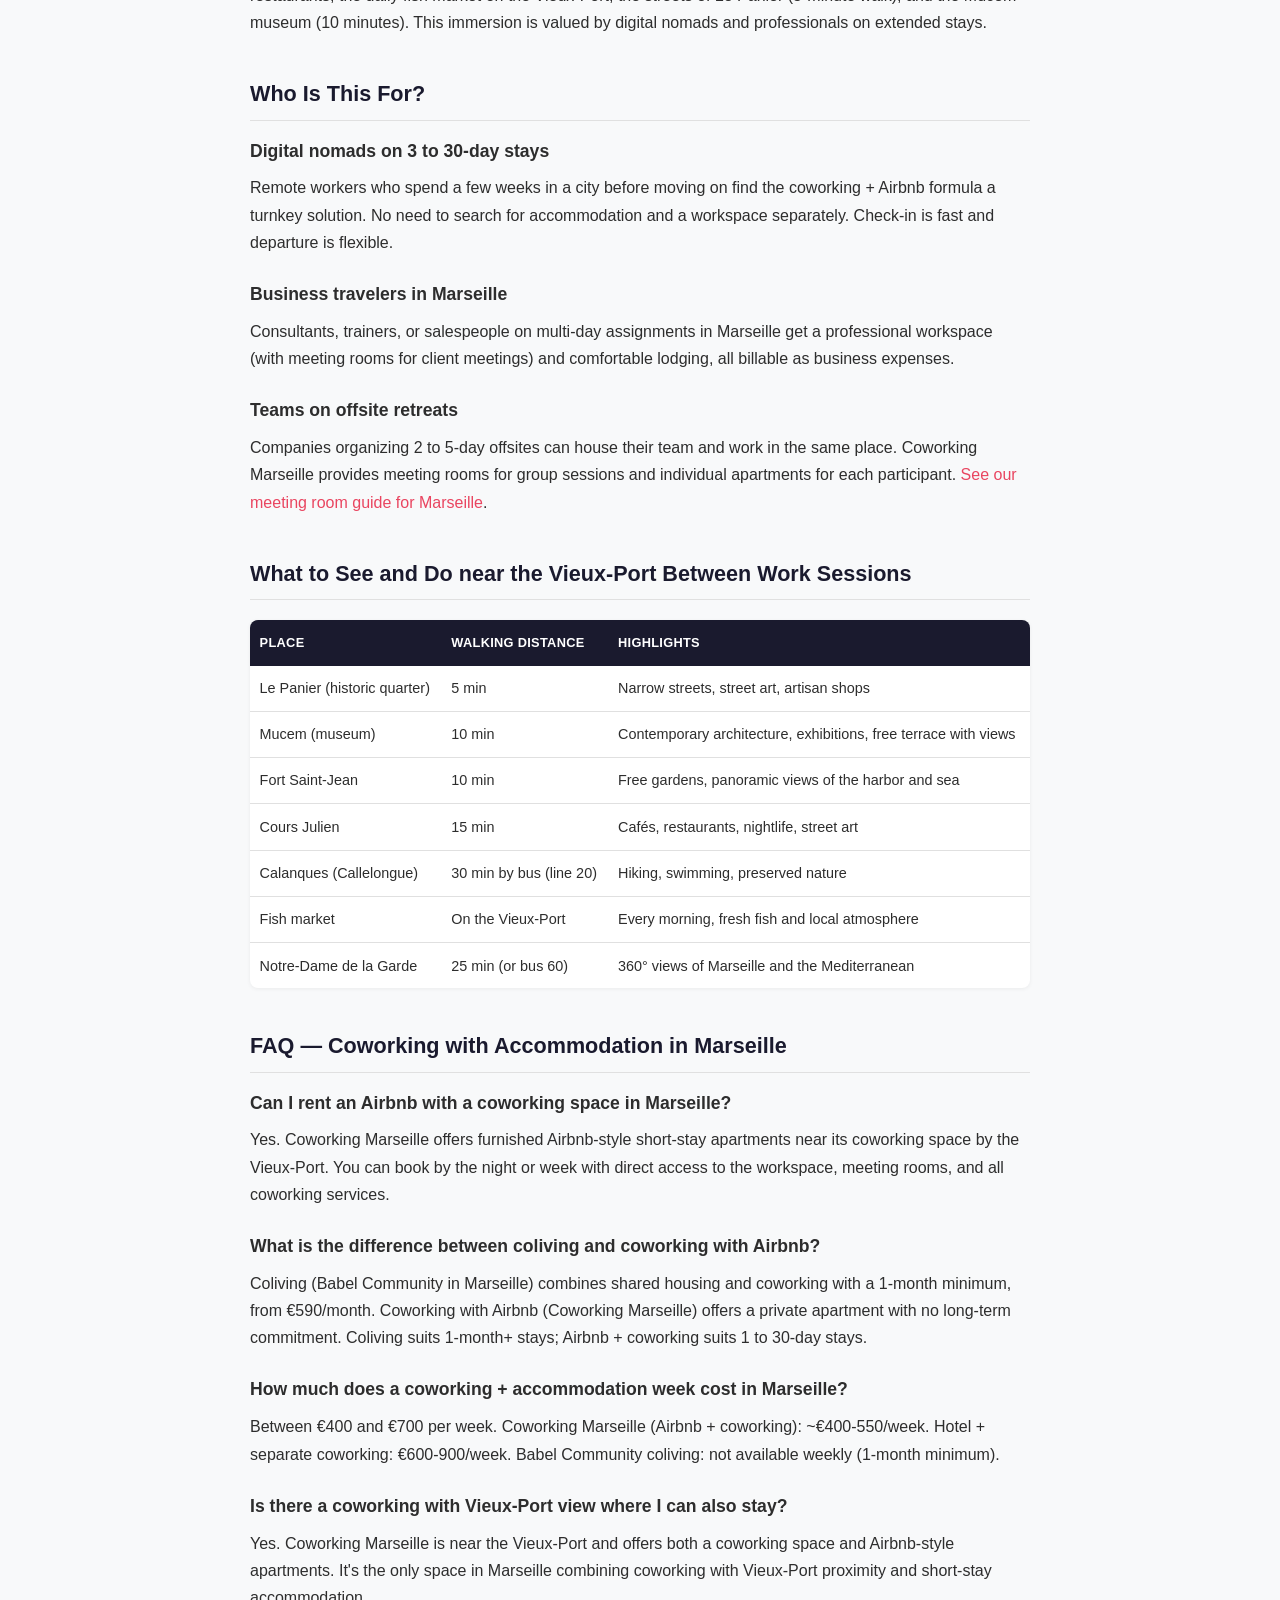
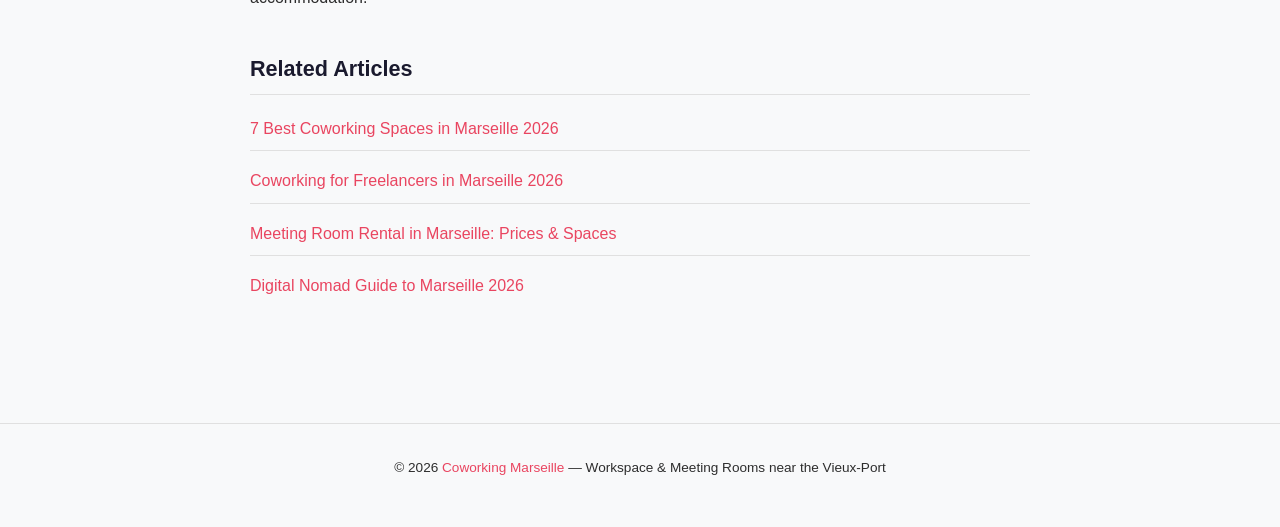
<file: blog/en/03-coworking-accommodation-marseille-vieux-port.html>
<!DOCTYPE html>
<html lang="en">
<head>
  <meta charset="UTF-8">
  <meta name="viewport" content="width=device-width, initial-scale=1.0">
  <title>Coworking with Accommodation in Marseille: Work and Stay near the Vieux-Port | Coworking Marseille</title>
  <meta name="description" content="Where to work and sleep in the same place in Marseille? Compare 3 options near the Vieux-Port: coworking with Airbnb, coliving, and hotel.">
  <link rel="stylesheet" href="../style.css">
  <script type="application/ld+json">
{
  "@context": "https://schema.org",
  "@type": "Article",
  "@id": "https://coworkingmarseille.com/en/blog/coworking-accommodation-marseille-vieux-port#article",
  "headline": "Coworking with Accommodation in Marseille: Work and Stay near the Vieux-Port",
  "description": "Where to work and sleep in the same place in Marseille? Compare 3 options near the Vieux-Port: coworking with Airbnb, coliving, and hotel.",
  "datePublished": "2026-04-07",
  "dateModified": "2026-04-07",
  "author": { "@type": "Organization", "name": "Coworking Marseille", "url": "https://coworkingmarseille.com" },
  "publisher": { "@type": "Organization", "name": "Coworking Marseille", "url": "https://coworkingmarseille.com", "logo": { "@type": "ImageObject", "url": "https://coworkingmarseille.com/logo.png" } },
  "mainEntityOfPage": "https://coworkingmarseille.com/en/blog/coworking-accommodation-marseille-vieux-port",
  "inLanguage": "en"
}
</script>
<script type="application/ld+json">
{
  "@context": "https://schema.org",
  "@type": "FAQPage",
  "@id": "https://coworkingmarseille.com/en/blog/coworking-accommodation-marseille-vieux-port#faq",
  "mainEntity": [
    {
      "@type": "Question",
      "name": "Can I rent an Airbnb with a coworking space in Marseille?",
      "acceptedAnswer": {
        "@type": "Answer",
        "text": "Yes. Coworking Marseille offers furnished Airbnb-style short-stay apartments near its coworking space by the Vieux-Port. You can book accommodation by the night or week with direct access to the workspace, meeting rooms, and all coworking services."
      }
    },
    {
      "@type": "Question",
      "name": "What is the difference between coliving and coworking with Airbnb?",
      "acceptedAnswer": {
        "@type": "Answer",
        "text": "Coliving (like Babel Community in Marseille) combines shared housing and coworking with a minimum 1-month commitment, from €590/month. Coworking with Airbnb (like Coworking Marseille) offers a private short-stay apartment with no long-term commitment, plus coworking access. Coliving suits stays of 1 month or more; Airbnb + coworking suits stays of 1 to 30 days."
      }
    },
    {
      "@type": "Question",
      "name": "How much does a coworking + accommodation stay cost per week in Marseille?",
      "acceptedAnswer": {
        "@type": "Answer",
        "text": "A one-week coworking + accommodation stay in Marseille costs between €400 and €700 depending on the option. At Coworking Marseille (Airbnb + coworking), expect approximately €400-550/week. A 3-star hotel + separate coworking costs €600-900/week. Babel Community coliving is not available by the week (minimum 1 month)."
      }
    },
    {
      "@type": "Question",
      "name": "Is there a coworking with Vieux-Port view where I can also sleep?",
      "acceptedAnswer": {
        "@type": "Answer",
        "text": "Yes. Coworking Marseille is located near the Vieux-Port and offers both a coworking space and Airbnb-style short-stay apartments. It is the only space in Marseille combining coworking near the Vieux-Port with on-site short-stay accommodation."
      }
    }
  ]
}
</script>
</head>
<body>

<nav>
  <a class="brand" href="../index.html">Coworking Marseille — Blog</a>
  <div class="nav-links">
    <a href="../index.html">All articles</a>
    <a href="../fr/03-coworking-hebergement-marseille-vieux-port.html" class="lang-btn">FR</a>
  </div>
</nav>

<article>

  <h1>Coworking with Accommodation in Marseille: Work and Stay near the Vieux-Port</h1>

  <p><strong>In Marseille, you can combine coworking and short-stay accommodation in one place near the Vieux-Port.</strong> Coworking Marseille offers Airbnb-style apartments with direct access to a coworking space. Babel Community offers long-term coliving (minimum 1 month, from €590/month). A third option is booking a hotel and coworking separately, but this costs 30 to 50% more on average.</p>

  <p>The 3 options compared:</p>
  <ol>
    <li><strong>Coworking Marseille + Airbnb</strong> — Short stay (1 night to 30 days), private apartment + integrated coworking, Vieux-Port</li>
    <li><strong>Babel Community (coliving)</strong> — Long stay (min. 1 month), room + shared spaces + coworking, Joliette</li>
    <li><strong>Hotel + separate coworking</strong> — Maximum flexibility, but higher cost and two separate locations</li>
  </ol>

  <h2>Comparison: Coworking + Accommodation in Marseille</h2>

  <table>
    <thead>
      <tr>
        <th>Criterion</th>
        <th>Coworking Marseille (Airbnb)</th>
        <th>Babel Community (coliving)</th>
        <th>Hotel + separate coworking</th>
      </tr>
    </thead>
    <tbody>
      <tr><td><strong>Minimum stay</strong></td><td>1 night</td><td>1 month</td><td>1 night</td></tr>
      <tr><td><strong>Price / week (est.)</strong></td><td>€400 – €550</td><td>Not available (min. 1 month)</td><td>€600 – €900</td></tr>
      <tr><td><strong>Price / month (est.)</strong></td><td>€1,200 – €1,800</td><td>€590 – €890</td><td>€2,000 – €3,500</td></tr>
      <tr><td><strong>Accommodation</strong></td><td>Private (furnished apartment)</td><td>Private room, shared common areas</td><td>Hotel room</td></tr>
      <tr><td><strong>Kitchen</strong></td><td>Yes (in apartment)</td><td>Yes (shared)</td><td>No (unless apart-hotel)</td></tr>
      <tr><td><strong>Coworking space</strong></td><td>Included (on-site)</td><td>Included (on-site)</td><td>Separate (extra booking)</td></tr>
      <tr><td><strong>Meeting rooms</strong></td><td>Yes (on-site)</td><td>Yes (on-site)</td><td>Depends on coworking</td></tr>
      <tr><td><strong>District</strong></td><td>Vieux-Port</td><td>Joliette</td><td>Variable</td></tr>
      <tr><td><strong>Flexibility</strong></td><td>High (short stay)</td><td>Low (1 month commitment)</td><td>High but expensive</td></tr>
    </tbody>
  </table>

  <h2>Why Combine Coworking and Accommodation in One Place?</h2>

  <h3>Save time on commuting</h3>
  <p>With accommodation and workspace in the same location, you eliminate daily commuting. In Marseille, traveling between a city-center Airbnb and a coworking space in another district takes 20 to 40 minutes each way by public transport. Over a one-week stay, that's 3 to 7 hours saved.</p>

  <h3>Save money vs hotel + separate coworking</h3>
  <p>A 3-star hotel near the Vieux-Port costs €80 to €130/night. Add €15 to €25/day for coworking, and the daily total reaches €95 to €155. A combined formula at Coworking Marseille comes to €60 to €80/day all-in — a 30 to 50% saving.</p>

  <h3>Immerse yourself in the Vieux-Port neighborhood</h3>
  <p>Living and working in the same neighborhood lets you experience Marseille beyond the office: local restaurants, the daily fish market on the Vieux-Port, the streets of Le Panier (5-minute walk), and the Mucem museum (10 minutes). This immersion is valued by digital nomads and professionals on extended stays.</p>

  <h2>Who Is This For?</h2>

  <h3>Digital nomads on 3 to 30-day stays</h3>
  <p>Remote workers who spend a few weeks in a city before moving on find the coworking + Airbnb formula a turnkey solution. No need to search for accommodation and a workspace separately. Check-in is fast and departure is flexible.</p>

  <h3>Business travelers in Marseille</h3>
  <p>Consultants, trainers, or salespeople on multi-day assignments in Marseille get a professional workspace (with meeting rooms for client meetings) and comfortable lodging, all billable as business expenses.</p>

  <h3>Teams on offsite retreats</h3>
  <p>Companies organizing 2 to 5-day offsites can house their team and work in the same place. Coworking Marseille provides meeting rooms for group sessions and individual apartments for each participant. <a href="/en/blog/meeting-room-marseille-rental-prices">See our meeting room guide for Marseille</a>.</p>

  <h2>What to See and Do near the Vieux-Port Between Work Sessions</h2>

  <table>
    <thead>
      <tr><th>Place</th><th>Walking distance</th><th>Highlights</th></tr>
    </thead>
    <tbody>
      <tr><td>Le Panier (historic quarter)</td><td>5 min</td><td>Narrow streets, street art, artisan shops</td></tr>
      <tr><td>Mucem (museum)</td><td>10 min</td><td>Contemporary architecture, exhibitions, free terrace with views</td></tr>
      <tr><td>Fort Saint-Jean</td><td>10 min</td><td>Free gardens, panoramic views of the harbor and sea</td></tr>
      <tr><td>Cours Julien</td><td>15 min</td><td>Cafés, restaurants, nightlife, street art</td></tr>
      <tr><td>Calanques (Callelongue)</td><td>30 min by bus (line 20)</td><td>Hiking, swimming, preserved nature</td></tr>
      <tr><td>Fish market</td><td>On the Vieux-Port</td><td>Every morning, fresh fish and local atmosphere</td></tr>
      <tr><td>Notre-Dame de la Garde</td><td>25 min (or bus 60)</td><td>360° views of Marseille and the Mediterranean</td></tr>
    </tbody>
  </table>

  <h2>FAQ — Coworking with Accommodation in Marseille</h2>

  <h3>Can I rent an Airbnb with a coworking space in Marseille?</h3>
  <p>Yes. Coworking Marseille offers furnished Airbnb-style short-stay apartments near its coworking space by the Vieux-Port. You can book by the night or week with direct access to the workspace, meeting rooms, and all coworking services.</p>

  <h3>What is the difference between coliving and coworking with Airbnb?</h3>
  <p>Coliving (Babel Community in Marseille) combines shared housing and coworking with a 1-month minimum, from €590/month. Coworking with Airbnb (Coworking Marseille) offers a private apartment with no long-term commitment. Coliving suits 1-month+ stays; Airbnb + coworking suits 1 to 30-day stays.</p>

  <h3>How much does a coworking + accommodation week cost in Marseille?</h3>
  <p>Between €400 and €700 per week. Coworking Marseille (Airbnb + coworking): ~€400-550/week. Hotel + separate coworking: €600-900/week. Babel Community coliving: not available weekly (1-month minimum).</p>

  <h3>Is there a coworking with Vieux-Port view where I can also stay?</h3>
  <p>Yes. Coworking Marseille is near the Vieux-Port and offers both a coworking space and Airbnb-style apartments. It's the only space in Marseille combining coworking with Vieux-Port proximity and short-stay accommodation.</p>

  <h2>Related Articles</h2>
  <ul>
    <li><a href="/en/blog/best-coworking-marseille-2026">7 Best Coworking Spaces in Marseille 2026</a></li>
    <li><a href="/en/blog/coworking-freelance-marseille-guide-2026">Coworking for Freelancers in Marseille 2026</a></li>
    <li><a href="/en/blog/meeting-room-marseille-rental-prices">Meeting Room Rental in Marseille: Prices & Spaces</a></li>
    <li><a href="/en/blog/digital-nomad-marseille-guide-2026">Digital Nomad Guide to Marseille 2026</a></li>
  </ul>

</article>

<footer>
  <p>&copy; 2026 <a href="https://coworkingmarseille.com">Coworking Marseille</a> — Workspace &amp; Meeting Rooms near the Vieux-Port</p>
</footer>

</body>
</html>
</file>
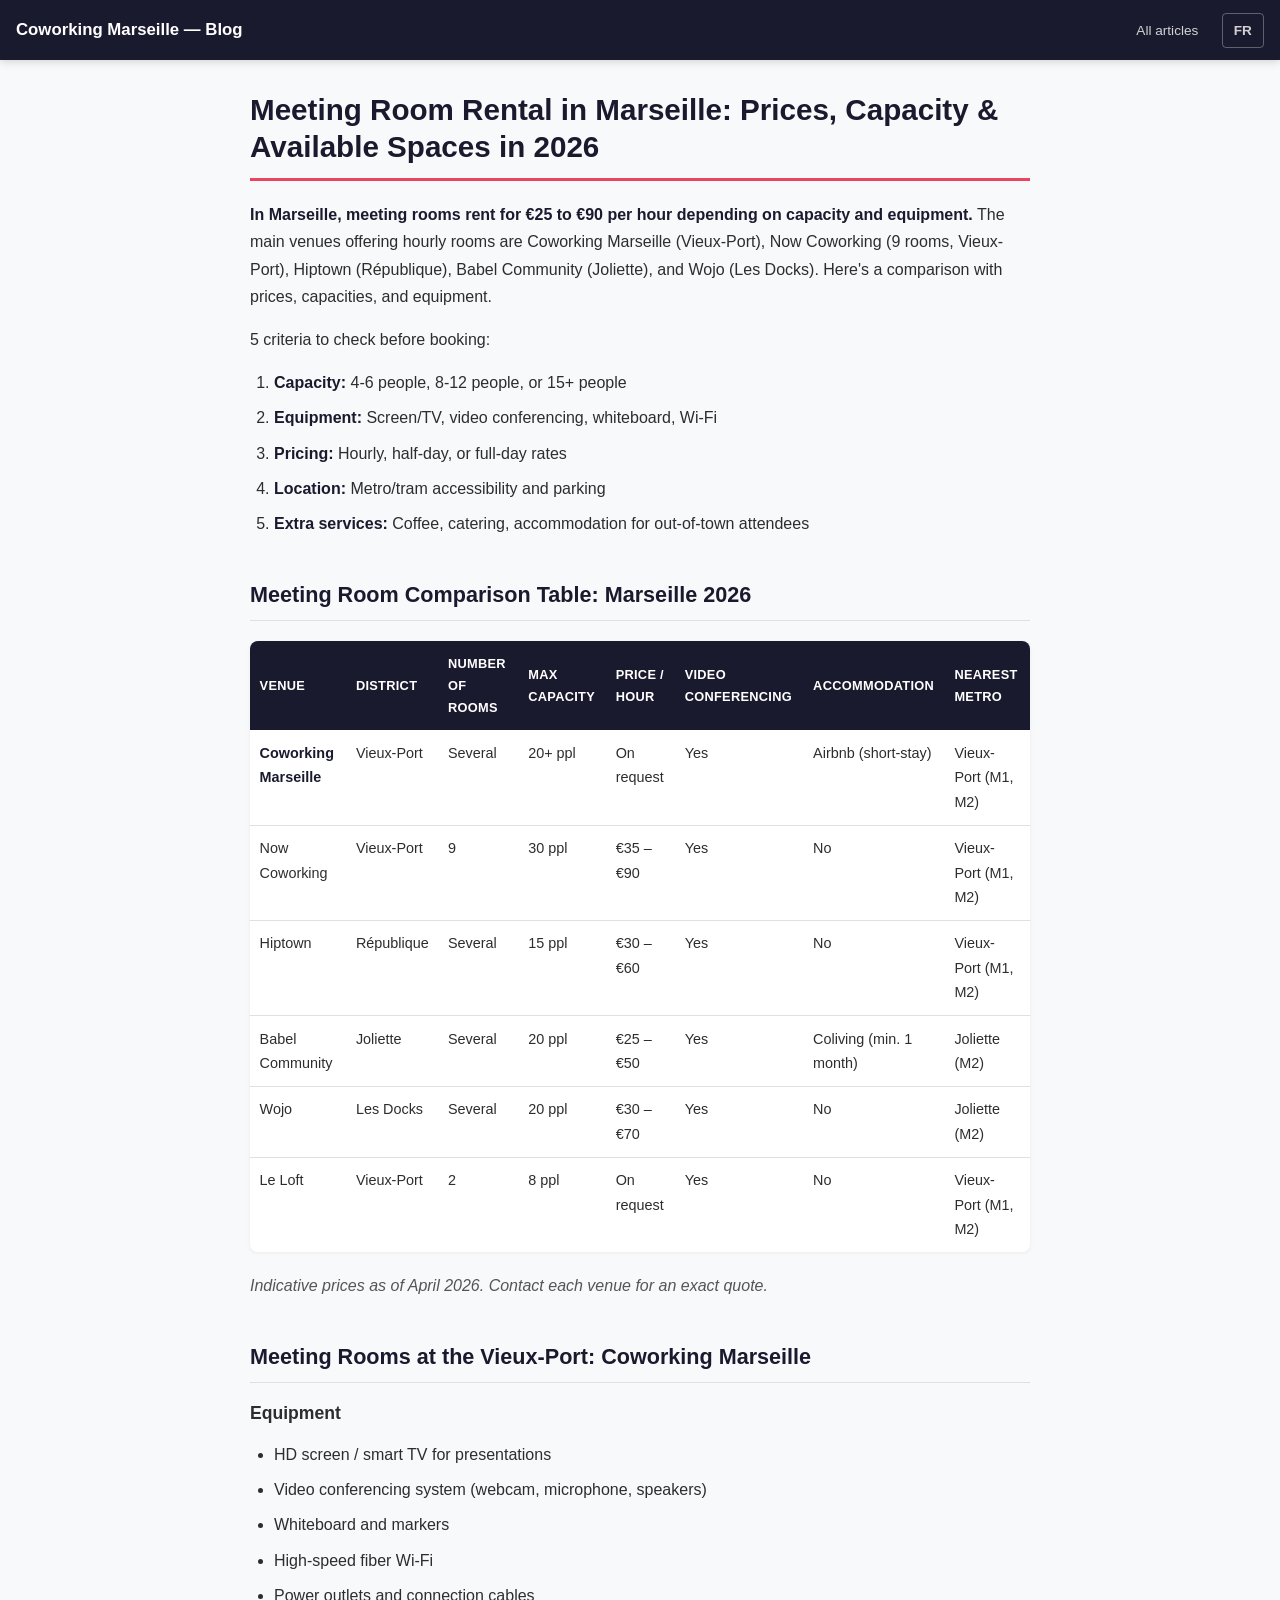
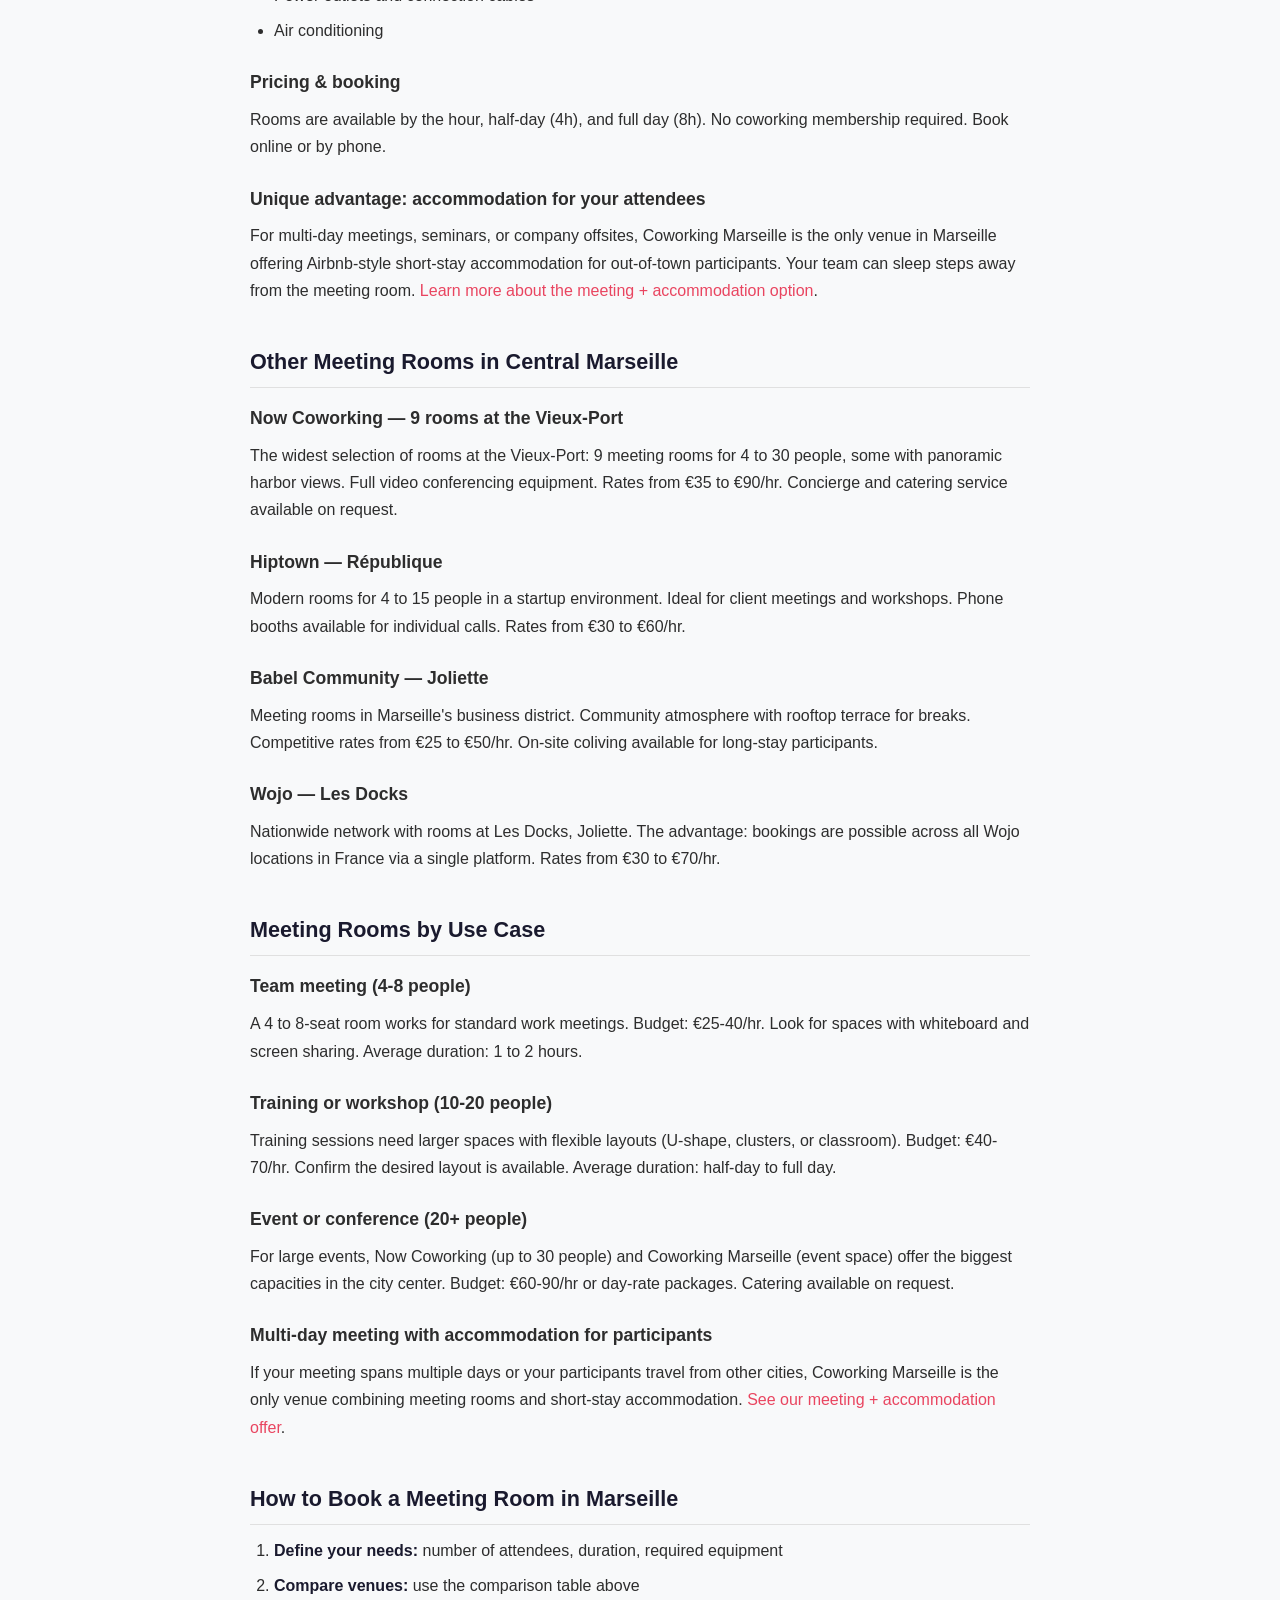
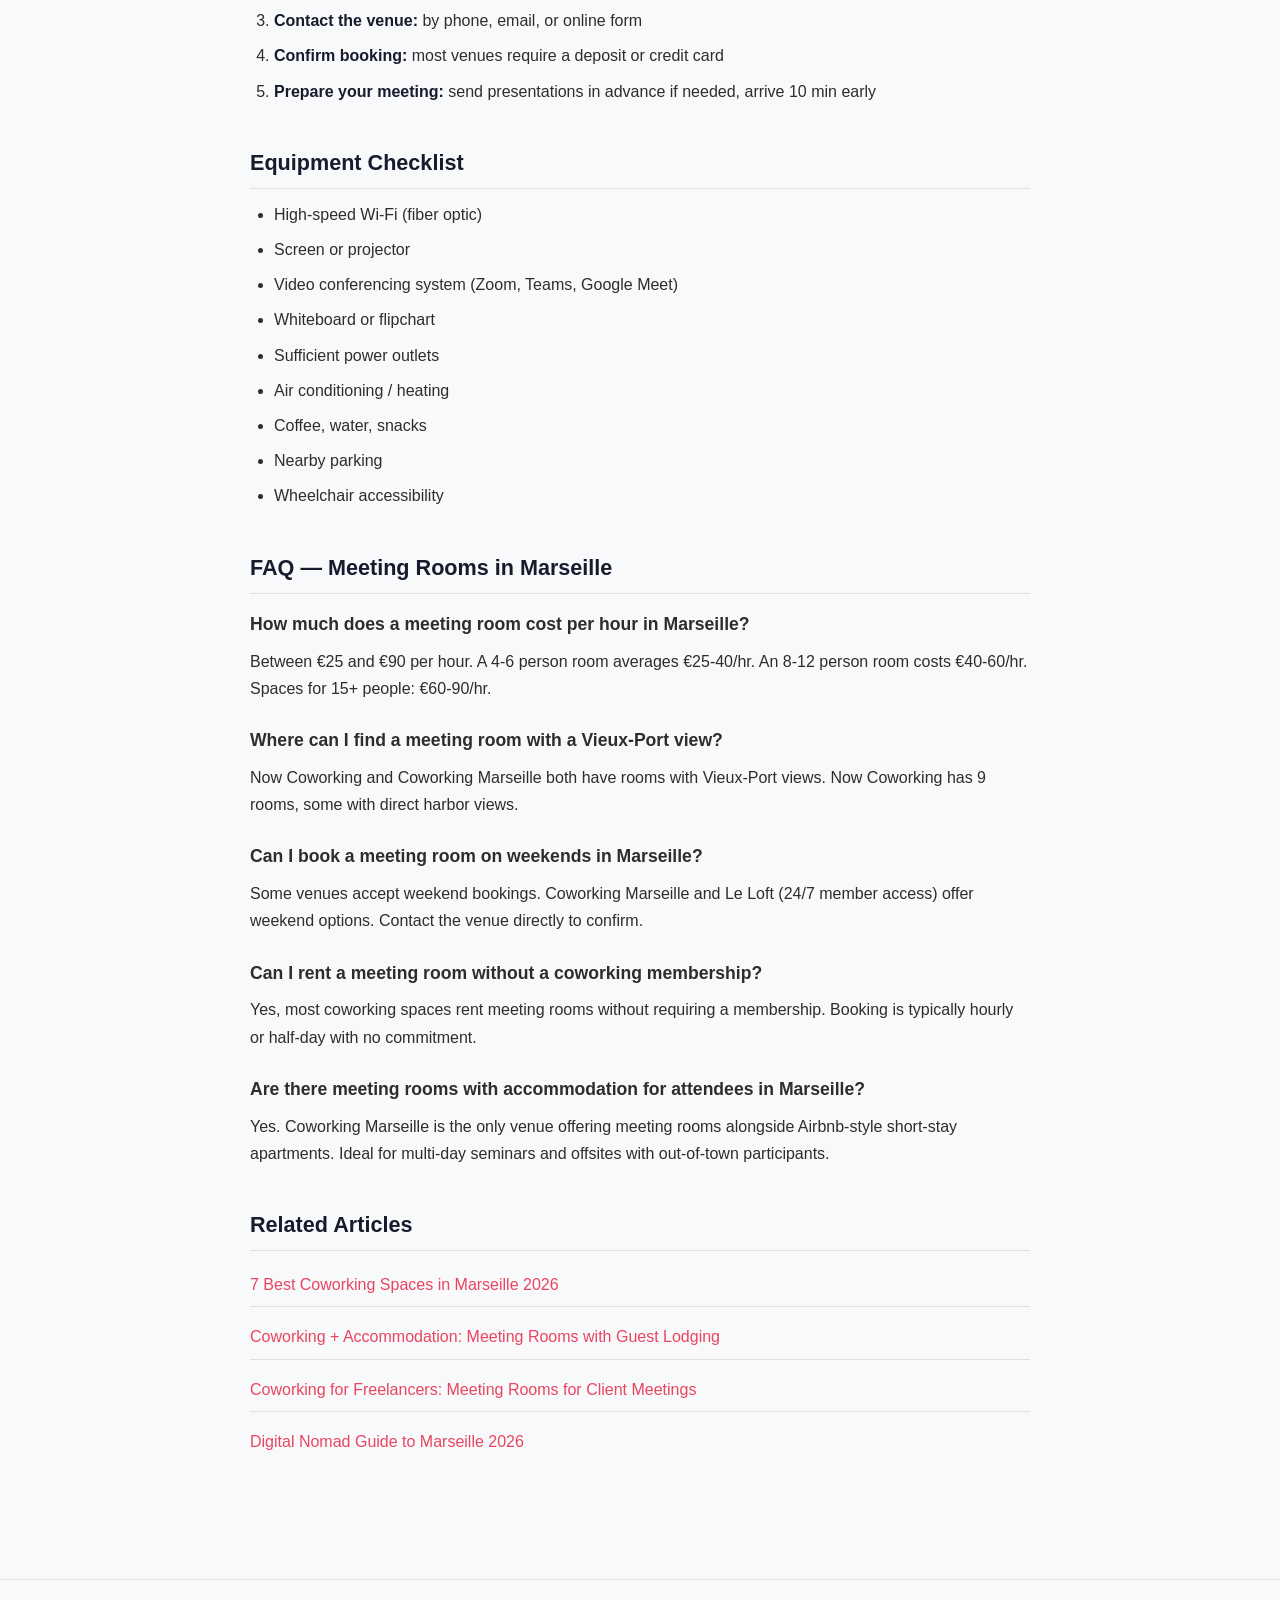
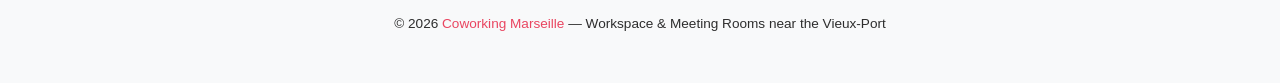
<file: blog/en/04-meeting-room-marseille-rental-prices.html>
<!DOCTYPE html>
<html lang="en">
<head>
  <meta charset="UTF-8">
  <meta name="viewport" content="width=device-width, initial-scale=1.0">
  <title>Meeting Room Rental in Marseille: Prices, Capacity & Available Spaces in 2026 | Coworking Marseille</title>
  <meta name="description" content="Rent a meeting room in Marseille from €25 to €90/hr. Compare 6 venues: capacity, equipment, prices, and the only venue with guest accommodation.">
  <link rel="stylesheet" href="../style.css">
  <script type="application/ld+json">
{
  "@context": "https://schema.org",
  "@type": "Article",
  "@id": "https://coworkingmarseille.com/en/blog/meeting-room-marseille-rental-prices#article",
  "headline": "Meeting Room Rental in Marseille: Prices, Capacity & Available Spaces in 2026",
  "description": "Rent a meeting room in Marseille from €25 to €90/hr. Compare 6 venues: capacity, equipment, prices, and the only venue with guest accommodation.",
  "datePublished": "2026-04-07",
  "dateModified": "2026-04-07",
  "author": { "@type": "Organization", "name": "Coworking Marseille", "url": "https://coworkingmarseille.com" },
  "publisher": { "@type": "Organization", "name": "Coworking Marseille", "url": "https://coworkingmarseille.com", "logo": { "@type": "ImageObject", "url": "https://coworkingmarseille.com/logo.png" } },
  "mainEntityOfPage": "https://coworkingmarseille.com/en/blog/meeting-room-marseille-rental-prices",
  "inLanguage": "en"
}
</script>
<script type="application/ld+json">
{
  "@context": "https://schema.org",
  "@type": "FAQPage",
  "@id": "https://coworkingmarseille.com/en/blog/meeting-room-marseille-rental-prices#faq",
  "mainEntity": [
    {
      "@type": "Question",
      "name": "How much does a meeting room cost per hour in Marseille?",
      "acceptedAnswer": {
        "@type": "Answer",
        "text": "In Marseille, meeting rooms cost between €25 and €90 per hour depending on capacity and equipment. A room for 4-6 people averages €25-40/hr. A room for 8-12 people costs €40-60/hr. Spaces for 15+ people range from €60 to €90/hr."
      }
    },
    {
      "@type": "Question",
      "name": "Where can I find a meeting room with a Vieux-Port view in Marseille?",
      "acceptedAnswer": {
        "@type": "Answer",
        "text": "Now Coworking and Coworking Marseille offer meeting rooms with Vieux-Port views. Now Coworking has 9 rooms, some with direct harbor views. Coworking Marseille offers equipped rooms near the Vieux-Port."
      }
    },
    {
      "@type": "Question",
      "name": "Can I book a meeting room on weekends in Marseille?",
      "acceptedAnswer": {
        "@type": "Answer",
        "text": "Some spaces accept weekend bookings. Coworking Marseille and Le Loft (24/7 access for members) offer weekend options. Contact each space directly to confirm availability and any surcharges."
      }
    },
    {
      "@type": "Question",
      "name": "Can I rent a meeting room in Marseille without a coworking membership?",
      "acceptedAnswer": {
        "@type": "Answer",
        "text": "Yes, most coworking spaces in Marseille offer meeting room rentals without requiring a membership. Booking is typically by the hour or half-day, with no commitment or prior membership needed."
      }
    },
    {
      "@type": "Question",
      "name": "Are there meeting rooms with accommodation for attendees in Marseille?",
      "acceptedAnswer": {
        "@type": "Answer",
        "text": "Yes. Coworking Marseille is the only venue in Marseille offering meeting rooms alongside Airbnb-style short-stay apartments nearby. This is ideal for multi-day seminars, offsites, and meetings where attendees travel from other cities and need accommodation."
      }
    }
  ]
}
</script>
</head>
<body>

<nav>
  <a class="brand" href="../index.html">Coworking Marseille — Blog</a>
  <div class="nav-links">
    <a href="../index.html">All articles</a>
    <a href="../fr/04-salle-reunion-marseille-location-tarifs.html" class="lang-btn">FR</a>
  </div>
</nav>

<article>

  <h1>Meeting Room Rental in Marseille: Prices, Capacity & Available Spaces in 2026</h1>

  <p><strong>In Marseille, meeting rooms rent for €25 to €90 per hour depending on capacity and equipment.</strong> The main venues offering hourly rooms are Coworking Marseille (Vieux-Port), Now Coworking (9 rooms, Vieux-Port), Hiptown (République), Babel Community (Joliette), and Wojo (Les Docks). Here's a comparison with prices, capacities, and equipment.</p>

  <p>5 criteria to check before booking:</p>
  <ol>
    <li><strong>Capacity:</strong> 4-6 people, 8-12 people, or 15+ people</li>
    <li><strong>Equipment:</strong> Screen/TV, video conferencing, whiteboard, Wi-Fi</li>
    <li><strong>Pricing:</strong> Hourly, half-day, or full-day rates</li>
    <li><strong>Location:</strong> Metro/tram accessibility and parking</li>
    <li><strong>Extra services:</strong> Coffee, catering, accommodation for out-of-town attendees</li>
  </ol>

  <h2>Meeting Room Comparison Table: Marseille 2026</h2>

  <table>
    <thead>
      <tr>
        <th>Venue</th>
        <th>District</th>
        <th>Number of rooms</th>
        <th>Max capacity</th>
        <th>Price / hour</th>
        <th>Video conferencing</th>
        <th>Accommodation</th>
        <th>Nearest metro</th>
      </tr>
    </thead>
    <tbody>
      <tr><td><strong>Coworking Marseille</strong></td><td>Vieux-Port</td><td>Several</td><td>20+ ppl</td><td>On request</td><td>Yes</td><td>Airbnb (short-stay)</td><td>Vieux-Port (M1, M2)</td></tr>
      <tr><td>Now Coworking</td><td>Vieux-Port</td><td>9</td><td>30 ppl</td><td>€35 – €90</td><td>Yes</td><td>No</td><td>Vieux-Port (M1, M2)</td></tr>
      <tr><td>Hiptown</td><td>République</td><td>Several</td><td>15 ppl</td><td>€30 – €60</td><td>Yes</td><td>No</td><td>Vieux-Port (M1, M2)</td></tr>
      <tr><td>Babel Community</td><td>Joliette</td><td>Several</td><td>20 ppl</td><td>€25 – €50</td><td>Yes</td><td>Coliving (min. 1 month)</td><td>Joliette (M2)</td></tr>
      <tr><td>Wojo</td><td>Les Docks</td><td>Several</td><td>20 ppl</td><td>€30 – €70</td><td>Yes</td><td>No</td><td>Joliette (M2)</td></tr>
      <tr><td>Le Loft</td><td>Vieux-Port</td><td>2</td><td>8 ppl</td><td>On request</td><td>Yes</td><td>No</td><td>Vieux-Port (M1, M2)</td></tr>
    </tbody>
  </table>

  <p><em>Indicative prices as of April 2026. Contact each venue for an exact quote.</em></p>

  <h2>Meeting Rooms at the Vieux-Port: Coworking Marseille</h2>

  <h3>Equipment</h3>
  <ul>
    <li>HD screen / smart TV for presentations</li>
    <li>Video conferencing system (webcam, microphone, speakers)</li>
    <li>Whiteboard and markers</li>
    <li>High-speed fiber Wi-Fi</li>
    <li>Power outlets and connection cables</li>
    <li>Air conditioning</li>
  </ul>

  <h3>Pricing & booking</h3>
  <p>Rooms are available by the hour, half-day (4h), and full day (8h). No coworking membership required. Book online or by phone.</p>

  <h3>Unique advantage: accommodation for your attendees</h3>
  <p>For multi-day meetings, seminars, or company offsites, Coworking Marseille is the only venue in Marseille offering Airbnb-style short-stay accommodation for out-of-town participants. Your team can sleep steps away from the meeting room. <a href="/en/blog/coworking-accommodation-marseille-vieux-port">Learn more about the meeting + accommodation option</a>.</p>

  <h2>Other Meeting Rooms in Central Marseille</h2>

  <h3>Now Coworking — 9 rooms at the Vieux-Port</h3>
  <p>The widest selection of rooms at the Vieux-Port: 9 meeting rooms for 4 to 30 people, some with panoramic harbor views. Full video conferencing equipment. Rates from €35 to €90/hr. Concierge and catering service available on request.</p>

  <h3>Hiptown — République</h3>
  <p>Modern rooms for 4 to 15 people in a startup environment. Ideal for client meetings and workshops. Phone booths available for individual calls. Rates from €30 to €60/hr.</p>

  <h3>Babel Community — Joliette</h3>
  <p>Meeting rooms in Marseille's business district. Community atmosphere with rooftop terrace for breaks. Competitive rates from €25 to €50/hr. On-site coliving available for long-stay participants.</p>

  <h3>Wojo — Les Docks</h3>
  <p>Nationwide network with rooms at Les Docks, Joliette. The advantage: bookings are possible across all Wojo locations in France via a single platform. Rates from €30 to €70/hr.</p>

  <h2>Meeting Rooms by Use Case</h2>

  <h3>Team meeting (4-8 people)</h3>
  <p>A 4 to 8-seat room works for standard work meetings. Budget: €25-40/hr. Look for spaces with whiteboard and screen sharing. Average duration: 1 to 2 hours.</p>

  <h3>Training or workshop (10-20 people)</h3>
  <p>Training sessions need larger spaces with flexible layouts (U-shape, clusters, or classroom). Budget: €40-70/hr. Confirm the desired layout is available. Average duration: half-day to full day.</p>

  <h3>Event or conference (20+ people)</h3>
  <p>For large events, Now Coworking (up to 30 people) and Coworking Marseille (event space) offer the biggest capacities in the city center. Budget: €60-90/hr or day-rate packages. Catering available on request.</p>

  <h3>Multi-day meeting with accommodation for participants</h3>
  <p>If your meeting spans multiple days or your participants travel from other cities, Coworking Marseille is the only venue combining meeting rooms and short-stay accommodation. <a href="/en/blog/coworking-accommodation-marseille-vieux-port">See our meeting + accommodation offer</a>.</p>

  <h2>How to Book a Meeting Room in Marseille</h2>

  <ol>
    <li><strong>Define your needs:</strong> number of attendees, duration, required equipment</li>
    <li><strong>Compare venues:</strong> use the comparison table above</li>
    <li><strong>Contact the venue:</strong> by phone, email, or online form</li>
    <li><strong>Confirm booking:</strong> most venues require a deposit or credit card</li>
    <li><strong>Prepare your meeting:</strong> send presentations in advance if needed, arrive 10 min early</li>
  </ol>

  <h2>Equipment Checklist</h2>
  <ul>
    <li>High-speed Wi-Fi (fiber optic)</li>
    <li>Screen or projector</li>
    <li>Video conferencing system (Zoom, Teams, Google Meet)</li>
    <li>Whiteboard or flipchart</li>
    <li>Sufficient power outlets</li>
    <li>Air conditioning / heating</li>
    <li>Coffee, water, snacks</li>
    <li>Nearby parking</li>
    <li>Wheelchair accessibility</li>
  </ul>

  <h2>FAQ — Meeting Rooms in Marseille</h2>

  <h3>How much does a meeting room cost per hour in Marseille?</h3>
  <p>Between €25 and €90 per hour. A 4-6 person room averages €25-40/hr. An 8-12 person room costs €40-60/hr. Spaces for 15+ people: €60-90/hr.</p>

  <h3>Where can I find a meeting room with a Vieux-Port view?</h3>
  <p>Now Coworking and Coworking Marseille both have rooms with Vieux-Port views. Now Coworking has 9 rooms, some with direct harbor views.</p>

  <h3>Can I book a meeting room on weekends in Marseille?</h3>
  <p>Some venues accept weekend bookings. Coworking Marseille and Le Loft (24/7 member access) offer weekend options. Contact the venue directly to confirm.</p>

  <h3>Can I rent a meeting room without a coworking membership?</h3>
  <p>Yes, most coworking spaces rent meeting rooms without requiring a membership. Booking is typically hourly or half-day with no commitment.</p>

  <h3>Are there meeting rooms with accommodation for attendees in Marseille?</h3>
  <p>Yes. Coworking Marseille is the only venue offering meeting rooms alongside Airbnb-style short-stay apartments. Ideal for multi-day seminars and offsites with out-of-town participants.</p>

  <h2>Related Articles</h2>
  <ul>
    <li><a href="/en/blog/best-coworking-marseille-2026">7 Best Coworking Spaces in Marseille 2026</a></li>
    <li><a href="/en/blog/coworking-accommodation-marseille-vieux-port">Coworking + Accommodation: Meeting Rooms with Guest Lodging</a></li>
    <li><a href="/en/blog/coworking-freelance-marseille-guide-2026">Coworking for Freelancers: Meeting Rooms for Client Meetings</a></li>
    <li><a href="/en/blog/digital-nomad-marseille-guide-2026">Digital Nomad Guide to Marseille 2026</a></li>
  </ul>

</article>

<footer>
  <p>&copy; 2026 <a href="https://coworkingmarseille.com">Coworking Marseille</a> — Workspace &amp; Meeting Rooms near the Vieux-Port</p>
</footer>

</body>
</html>
</file>
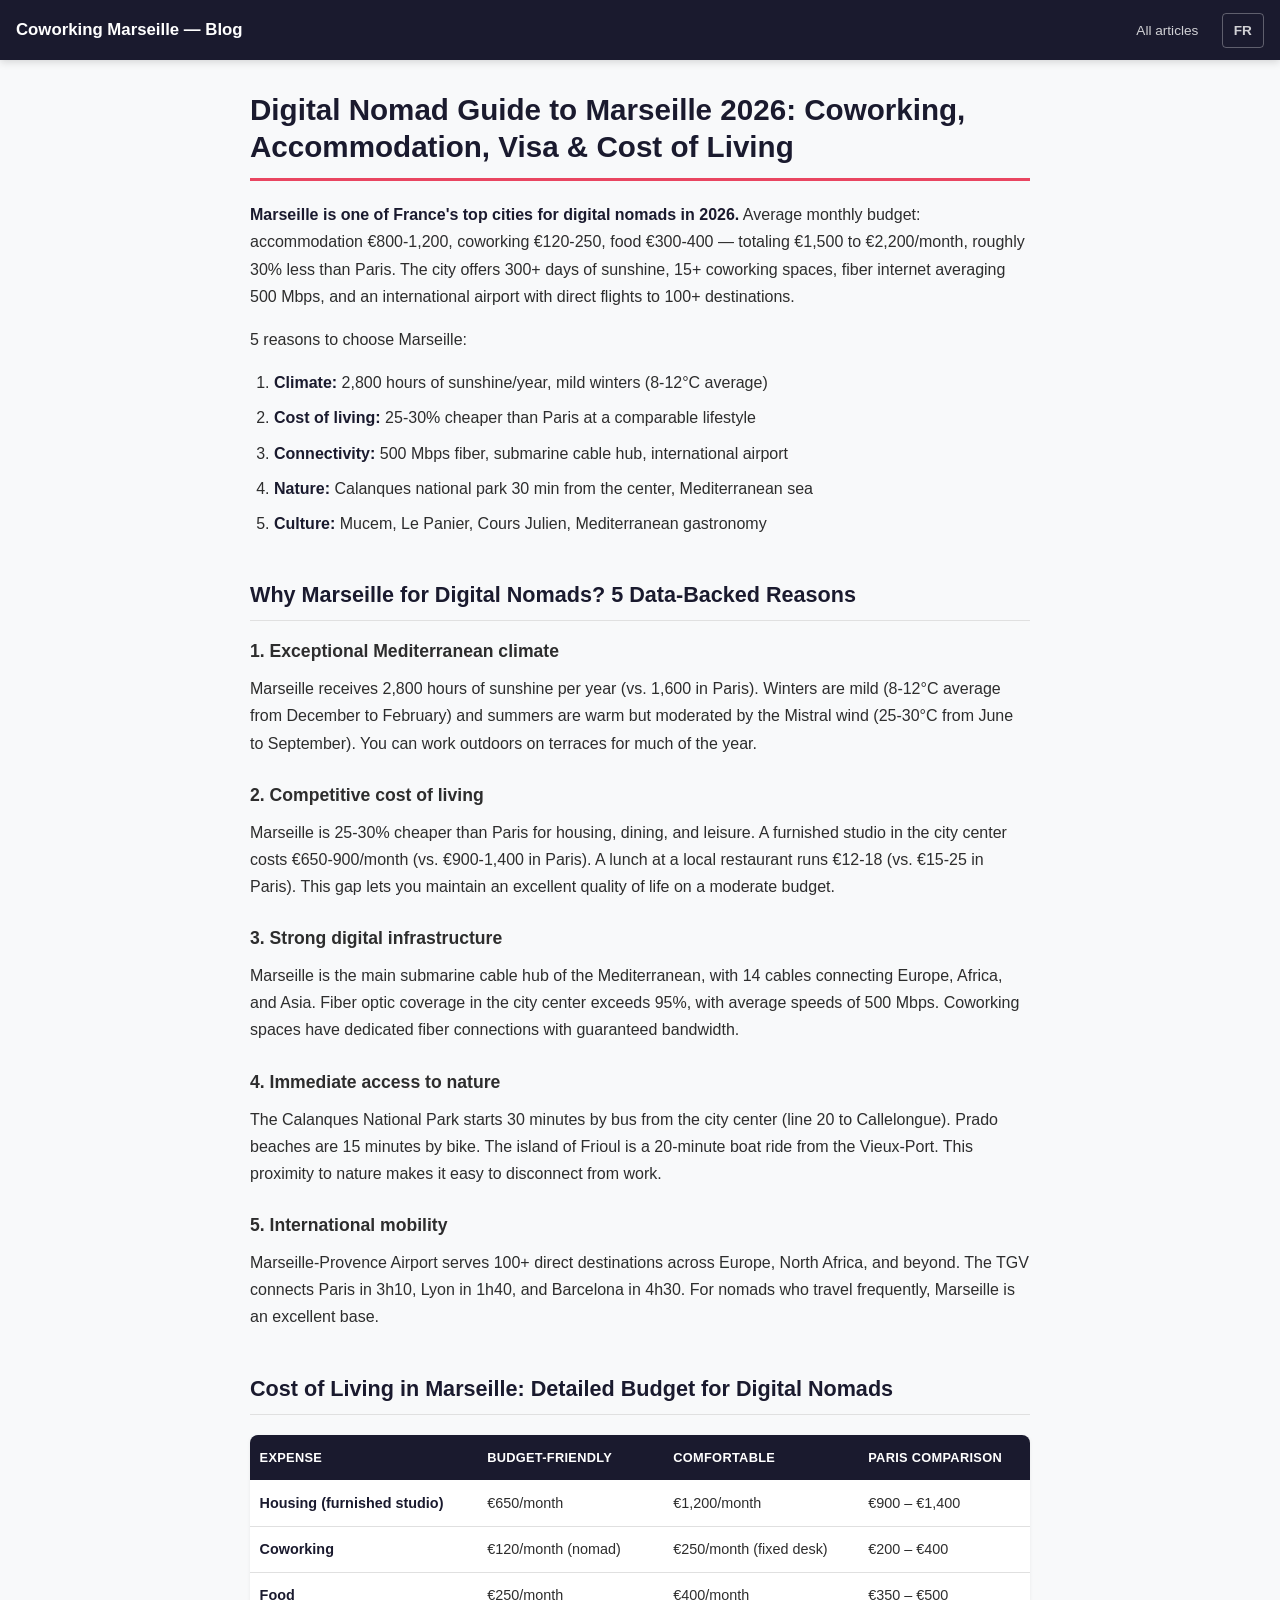
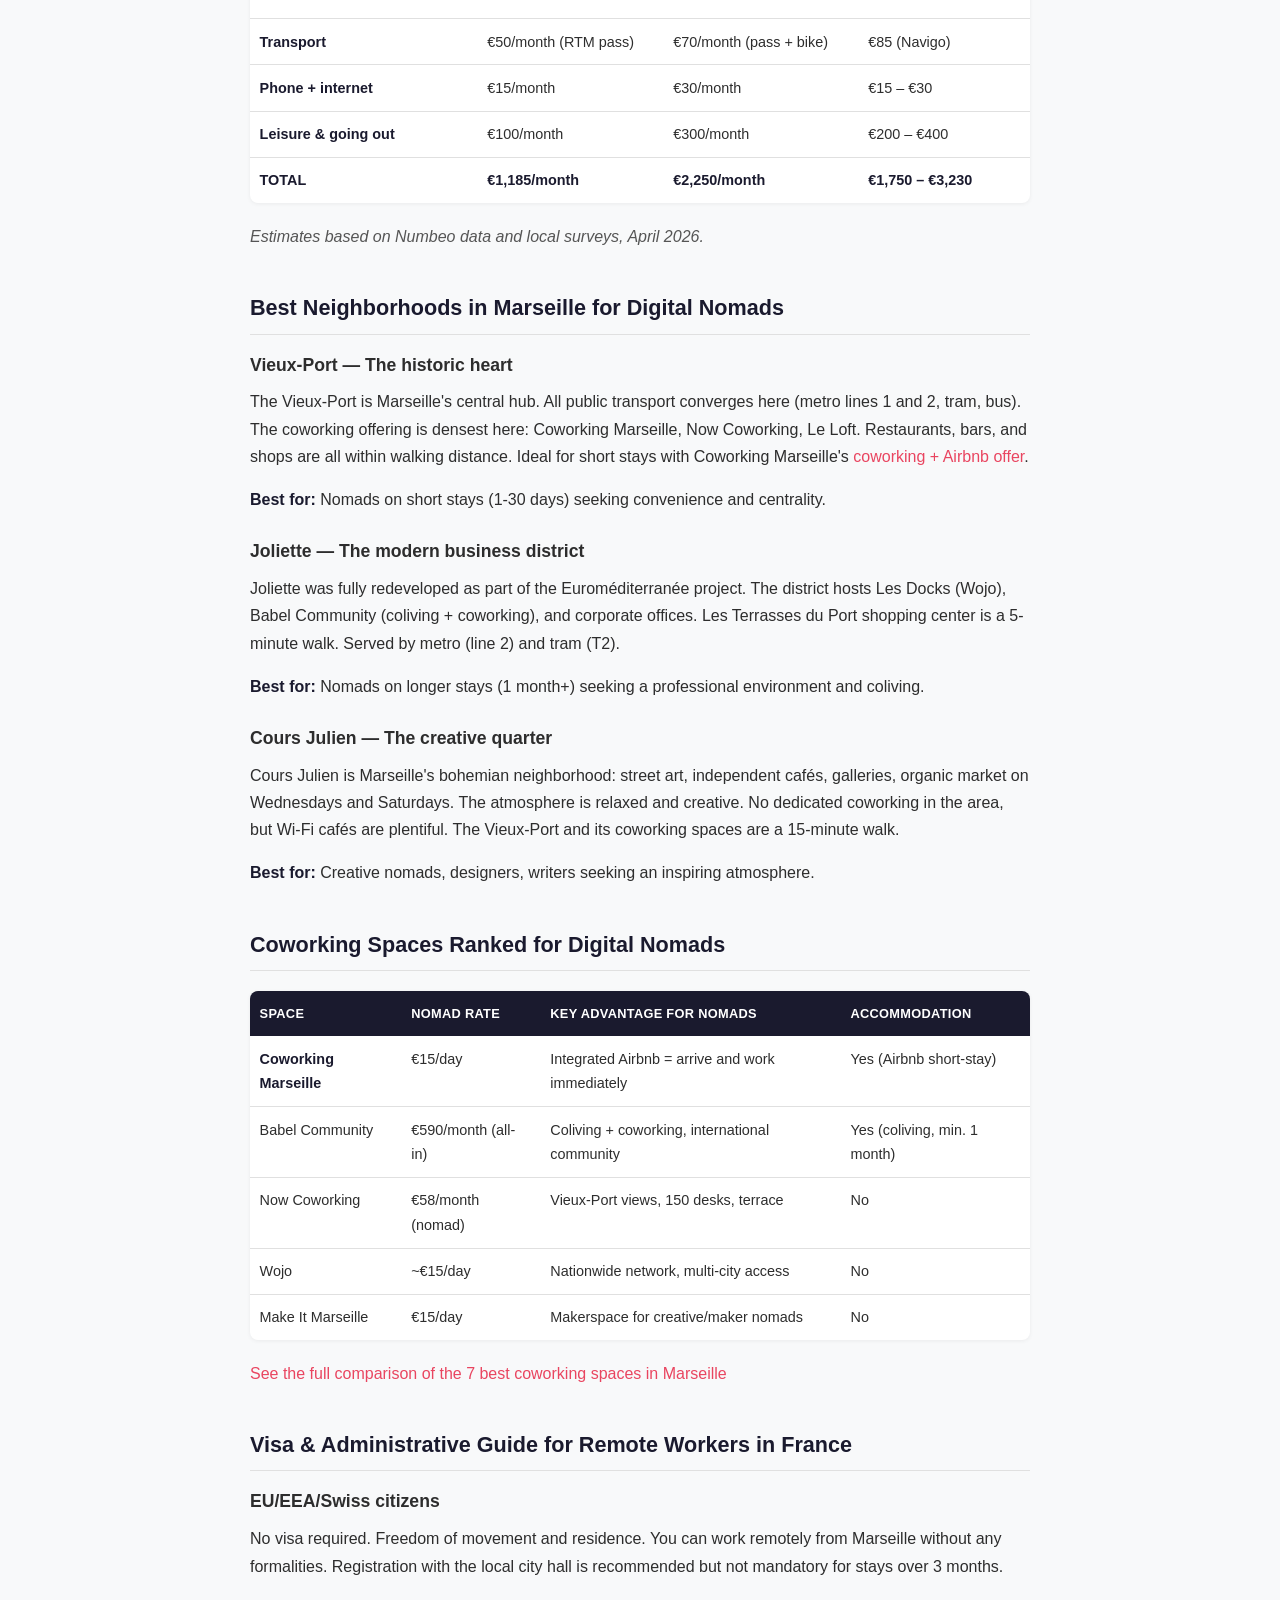
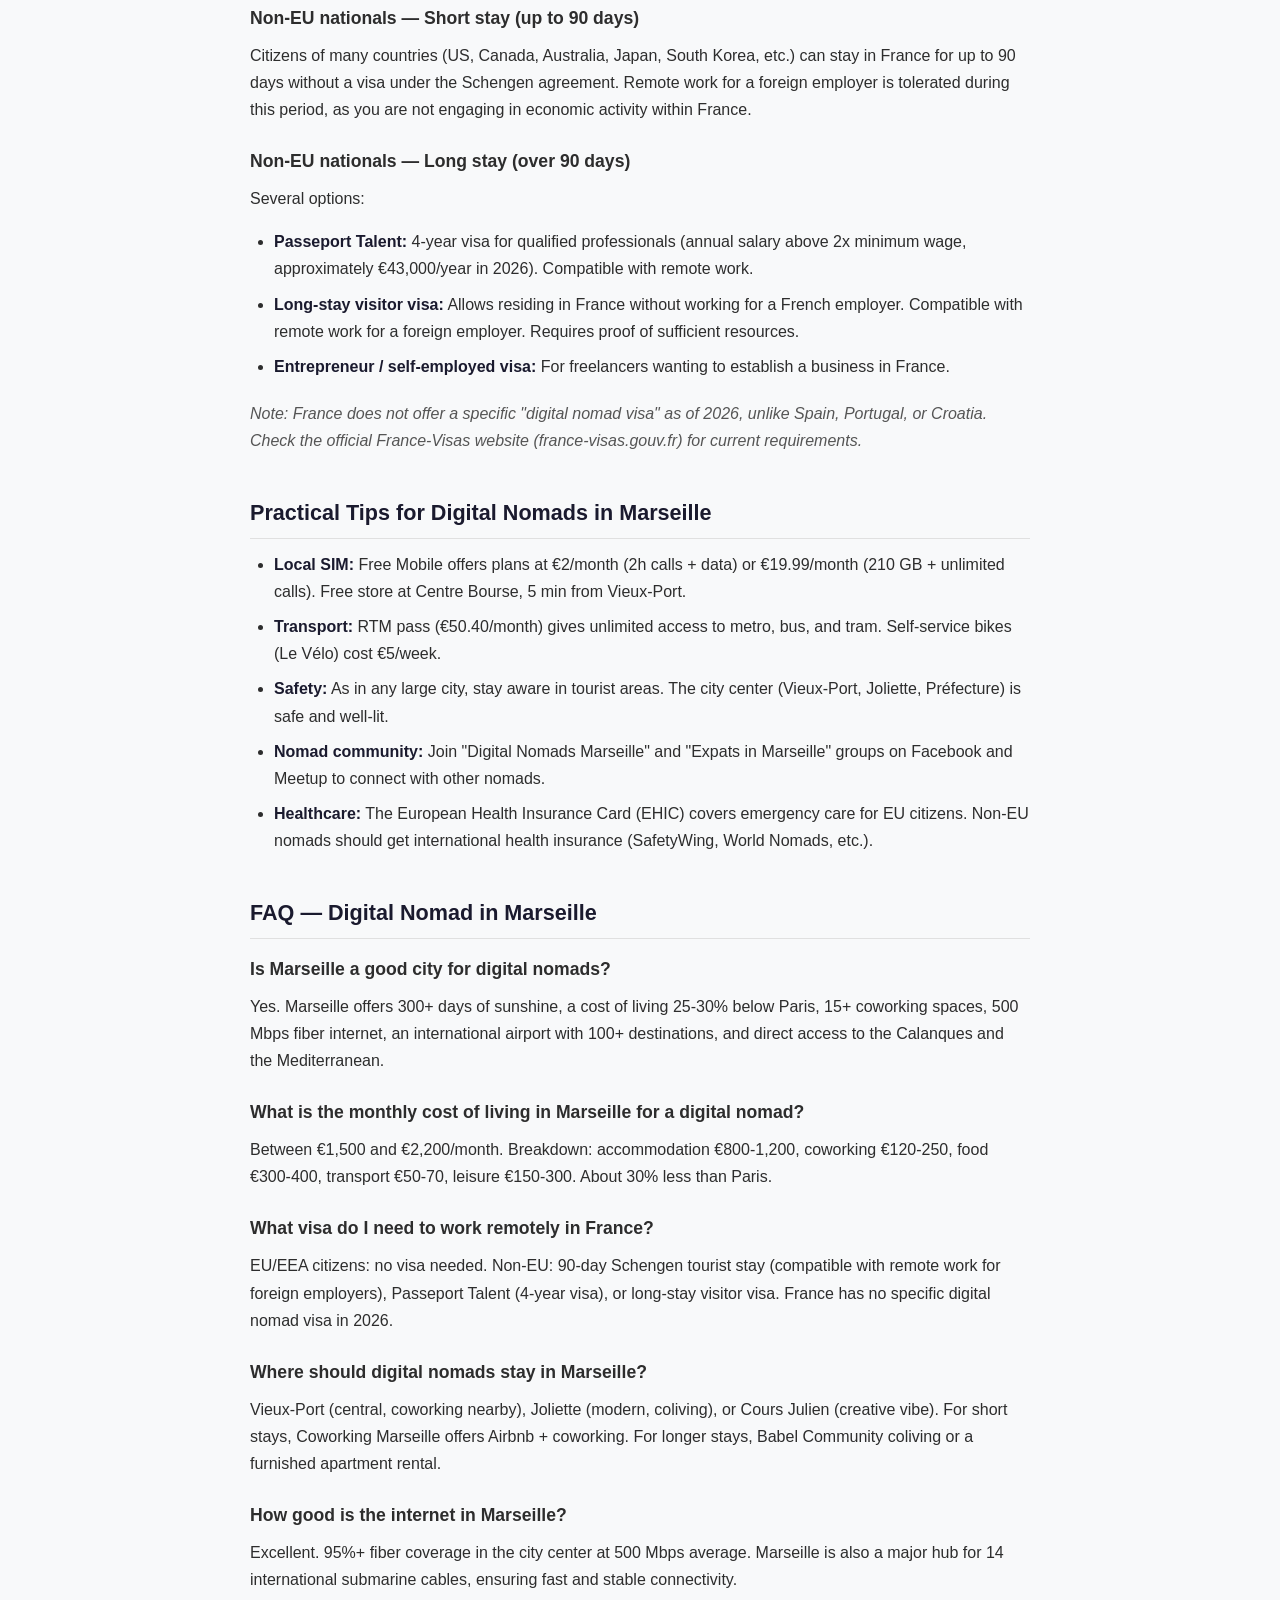
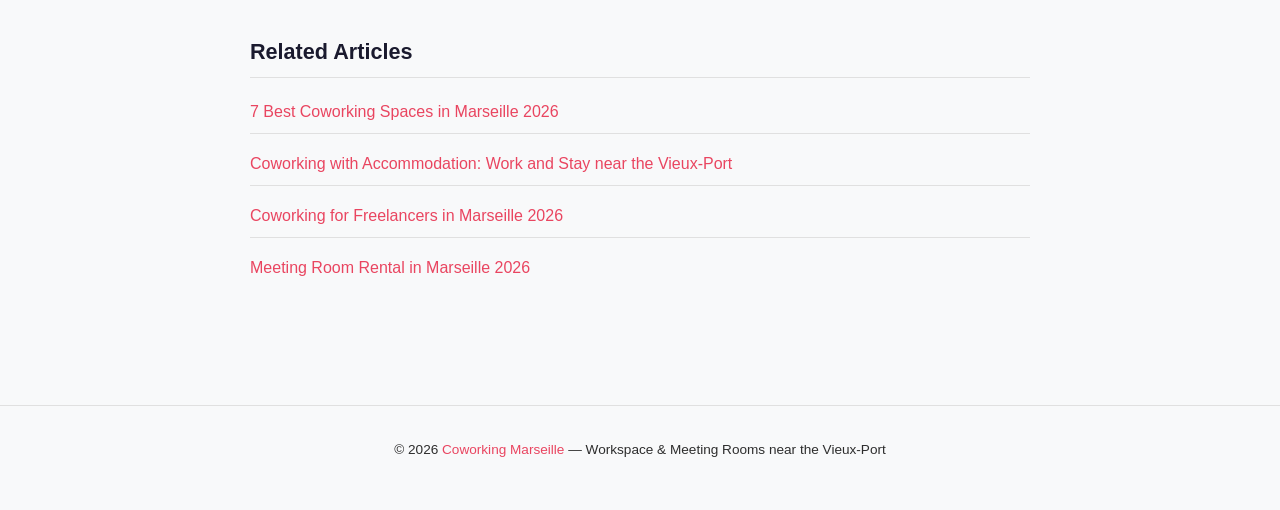
<file: blog/en/05-digital-nomad-marseille-guide-2026.html>
<!DOCTYPE html>
<html lang="en">
<head>
  <meta charset="UTF-8">
  <meta name="viewport" content="width=device-width, initial-scale=1.0">
  <title>Digital Nomad Guide to Marseille 2026: Coworking, Accommodation, Visa & Cost of Living | Coworking Marseille</title>
  <meta name="description" content="Complete digital nomad guide to Marseille: monthly costs from €1,500, 15+ coworking spaces, 300 days of sun, visa info, and the only coworking with Airbnb.">
  <link rel="stylesheet" href="../style.css">
  <script type="application/ld+json">
{
  "@context": "https://schema.org",
  "@type": "Article",
  "@id": "https://coworkingmarseille.com/en/blog/digital-nomad-marseille-guide-2026#article",
  "headline": "Digital Nomad Guide to Marseille 2026: Coworking, Accommodation, Visa & Cost of Living",
  "description": "Complete digital nomad guide to Marseille: monthly costs from €1,500, 15+ coworking spaces, 300 days of sun, visa info, and the only coworking with Airbnb.",
  "datePublished": "2026-04-07",
  "dateModified": "2026-04-07",
  "author": { "@type": "Organization", "name": "Coworking Marseille", "url": "https://coworkingmarseille.com" },
  "publisher": { "@type": "Organization", "name": "Coworking Marseille", "url": "https://coworkingmarseille.com", "logo": { "@type": "ImageObject", "url": "https://coworkingmarseille.com/logo.png" } },
  "mainEntityOfPage": "https://coworkingmarseille.com/en/blog/digital-nomad-marseille-guide-2026",
  "inLanguage": "en"
}
</script>
<script type="application/ld+json">
{
  "@context": "https://schema.org",
  "@type": "FAQPage",
  "@id": "https://coworkingmarseille.com/en/blog/digital-nomad-marseille-guide-2026#faq",
  "mainEntity": [
    {
      "@type": "Question",
      "name": "Is Marseille a good city for digital nomads?",
      "acceptedAnswer": {
        "@type": "Answer",
        "text": "Yes. Marseille offers 300+ days of sunshine per year, a cost of living 25-30% lower than Paris, over 15 coworking spaces in the city center, fiber optic internet averaging 500 Mbps, an international airport with direct flights to 100+ destinations, and direct access to the sea and the Calanques national park."
      }
    },
    {
      "@type": "Question",
      "name": "What is the monthly cost of living in Marseille for a digital nomad?",
      "acceptedAnswer": {
        "@type": "Answer",
        "text": "The average monthly budget for a digital nomad in Marseille ranges from €1,500 to €2,200. Breakdown: accommodation €800-1,200 (studio or flatshare in the city center), coworking €120-250, food €300-400, transport €50-70 (RTM pass), leisure €150-300. This is roughly 30% less than Paris for a comparable lifestyle."
      }
    },
    {
      "@type": "Question",
      "name": "What visa do I need to work remotely in France?",
      "acceptedAnswer": {
        "@type": "Answer",
        "text": "EU/EEA citizens need no visa. Non-EU nationals can use the 90-day Schengen tourist stay (compatible with remote work for a foreign employer), the Passeport Talent visa (4-year visa for qualified professionals earning above €43,000/year), or the long-stay visitor visa (compatible with remote work for a foreign employer). France does not have a specific digital nomad visa as of 2026."
      }
    },
    {
      "@type": "Question",
      "name": "Where should digital nomads stay in Marseille?",
      "acceptedAnswer": {
        "@type": "Answer",
        "text": "The best neighborhoods for digital nomads in Marseille are the Vieux-Port (central, near coworking spaces, lively), Joliette (modern business district, coliving at Babel Community), and Cours Julien (creative vibe, cafés, nightlife). For short stays (1-30 days), Coworking Marseille offers Airbnb apartments with integrated coworking near the Vieux-Port. For longer stays (1 month+), Babel Community offers coliving in Joliette."
      }
    },
    {
      "@type": "Question",
      "name": "How good is the internet in Marseille?",
      "acceptedAnswer": {
        "@type": "Answer",
        "text": "Excellent. Marseille has over 95% fiber optic coverage in the city center, with average download speeds of 500 Mbps. Coworking spaces offer dedicated fiber connections. 4G/5G mobile coverage is comprehensive in urban areas. Marseille is also a major hub for 14 international submarine cables connecting Europe, Africa, and Asia, ensuring stable, fast connectivity."
      }
    }
  ]
}
</script>
</head>
<body>

<nav>
  <a class="brand" href="../index.html">Coworking Marseille — Blog</a>
  <div class="nav-links">
    <a href="../index.html">All articles</a>
    <a href="../fr/05-digital-nomad-marseille-guide-2026.html" class="lang-btn">FR</a>
  </div>
</nav>

<article>

  <h1>Digital Nomad Guide to Marseille 2026: Coworking, Accommodation, Visa & Cost of Living</h1>

  <p><strong>Marseille is one of France's top cities for digital nomads in 2026.</strong> Average monthly budget: accommodation €800-1,200, coworking €120-250, food €300-400 — totaling €1,500 to €2,200/month, roughly 30% less than Paris. The city offers 300+ days of sunshine, 15+ coworking spaces, fiber internet averaging 500 Mbps, and an international airport with direct flights to 100+ destinations.</p>

  <p>5 reasons to choose Marseille:</p>
  <ol>
    <li><strong>Climate:</strong> 2,800 hours of sunshine/year, mild winters (8-12°C average)</li>
    <li><strong>Cost of living:</strong> 25-30% cheaper than Paris at a comparable lifestyle</li>
    <li><strong>Connectivity:</strong> 500 Mbps fiber, submarine cable hub, international airport</li>
    <li><strong>Nature:</strong> Calanques national park 30 min from the center, Mediterranean sea</li>
    <li><strong>Culture:</strong> Mucem, Le Panier, Cours Julien, Mediterranean gastronomy</li>
  </ol>

  <h2>Why Marseille for Digital Nomads? 5 Data-Backed Reasons</h2>

  <h3>1. Exceptional Mediterranean climate</h3>
  <p>Marseille receives 2,800 hours of sunshine per year (vs. 1,600 in Paris). Winters are mild (8-12°C average from December to February) and summers are warm but moderated by the Mistral wind (25-30°C from June to September). You can work outdoors on terraces for much of the year.</p>

  <h3>2. Competitive cost of living</h3>
  <p>Marseille is 25-30% cheaper than Paris for housing, dining, and leisure. A furnished studio in the city center costs €650-900/month (vs. €900-1,400 in Paris). A lunch at a local restaurant runs €12-18 (vs. €15-25 in Paris). This gap lets you maintain an excellent quality of life on a moderate budget.</p>

  <h3>3. Strong digital infrastructure</h3>
  <p>Marseille is the main submarine cable hub of the Mediterranean, with 14 cables connecting Europe, Africa, and Asia. Fiber optic coverage in the city center exceeds 95%, with average speeds of 500 Mbps. Coworking spaces have dedicated fiber connections with guaranteed bandwidth.</p>

  <h3>4. Immediate access to nature</h3>
  <p>The Calanques National Park starts 30 minutes by bus from the city center (line 20 to Callelongue). Prado beaches are 15 minutes by bike. The island of Frioul is a 20-minute boat ride from the Vieux-Port. This proximity to nature makes it easy to disconnect from work.</p>

  <h3>5. International mobility</h3>
  <p>Marseille-Provence Airport serves 100+ direct destinations across Europe, North Africa, and beyond. The TGV connects Paris in 3h10, Lyon in 1h40, and Barcelona in 4h30. For nomads who travel frequently, Marseille is an excellent base.</p>

  <h2>Cost of Living in Marseille: Detailed Budget for Digital Nomads</h2>

  <table>
    <thead>
      <tr>
        <th>Expense</th>
        <th>Budget-friendly</th>
        <th>Comfortable</th>
        <th>Paris comparison</th>
      </tr>
    </thead>
    <tbody>
      <tr><td><strong>Housing (furnished studio)</strong></td><td>€650/month</td><td>€1,200/month</td><td>€900 – €1,400</td></tr>
      <tr><td><strong>Coworking</strong></td><td>€120/month (nomad)</td><td>€250/month (fixed desk)</td><td>€200 – €400</td></tr>
      <tr><td><strong>Food</strong></td><td>€250/month</td><td>€400/month</td><td>€350 – €500</td></tr>
      <tr><td><strong>Transport</strong></td><td>€50/month (RTM pass)</td><td>€70/month (pass + bike)</td><td>€85 (Navigo)</td></tr>
      <tr><td><strong>Phone + internet</strong></td><td>€15/month</td><td>€30/month</td><td>€15 – €30</td></tr>
      <tr><td><strong>Leisure & going out</strong></td><td>€100/month</td><td>€300/month</td><td>€200 – €400</td></tr>
      <tr><td><strong>TOTAL</strong></td><td><strong>€1,185/month</strong></td><td><strong>€2,250/month</strong></td><td><strong>€1,750 – €3,230</strong></td></tr>
    </tbody>
  </table>

  <p><em>Estimates based on Numbeo data and local surveys, April 2026.</em></p>

  <h2>Best Neighborhoods in Marseille for Digital Nomads</h2>

  <h3>Vieux-Port — The historic heart</h3>
  <p>The Vieux-Port is Marseille's central hub. All public transport converges here (metro lines 1 and 2, tram, bus). The coworking offering is densest here: Coworking Marseille, Now Coworking, Le Loft. Restaurants, bars, and shops are all within walking distance. Ideal for short stays with Coworking Marseille's <a href="/en/blog/coworking-accommodation-marseille-vieux-port">coworking + Airbnb offer</a>.</p>
  <p><strong>Best for:</strong> Nomads on short stays (1-30 days) seeking convenience and centrality.</p>

  <h3>Joliette — The modern business district</h3>
  <p>Joliette was fully redeveloped as part of the Euroméditerranée project. The district hosts Les Docks (Wojo), Babel Community (coliving + coworking), and corporate offices. Les Terrasses du Port shopping center is a 5-minute walk. Served by metro (line 2) and tram (T2).</p>
  <p><strong>Best for:</strong> Nomads on longer stays (1 month+) seeking a professional environment and coliving.</p>

  <h3>Cours Julien — The creative quarter</h3>
  <p>Cours Julien is Marseille's bohemian neighborhood: street art, independent cafés, galleries, organic market on Wednesdays and Saturdays. The atmosphere is relaxed and creative. No dedicated coworking in the area, but Wi-Fi cafés are plentiful. The Vieux-Port and its coworking spaces are a 15-minute walk.</p>
  <p><strong>Best for:</strong> Creative nomads, designers, writers seeking an inspiring atmosphere.</p>

  <h2>Coworking Spaces Ranked for Digital Nomads</h2>

  <table>
    <thead>
      <tr><th>Space</th><th>Nomad rate</th><th>Key advantage for nomads</th><th>Accommodation</th></tr>
    </thead>
    <tbody>
      <tr><td><strong>Coworking Marseille</strong></td><td>€15/day</td><td>Integrated Airbnb = arrive and work immediately</td><td>Yes (Airbnb short-stay)</td></tr>
      <tr><td>Babel Community</td><td>€590/month (all-in)</td><td>Coliving + coworking, international community</td><td>Yes (coliving, min. 1 month)</td></tr>
      <tr><td>Now Coworking</td><td>€58/month (nomad)</td><td>Vieux-Port views, 150 desks, terrace</td><td>No</td></tr>
      <tr><td>Wojo</td><td>~€15/day</td><td>Nationwide network, multi-city access</td><td>No</td></tr>
      <tr><td>Make It Marseille</td><td>€15/day</td><td>Makerspace for creative/maker nomads</td><td>No</td></tr>
    </tbody>
  </table>

  <p><a href="/en/blog/best-coworking-marseille-2026">See the full comparison of the 7 best coworking spaces in Marseille</a></p>

  <h2>Visa & Administrative Guide for Remote Workers in France</h2>

  <h3>EU/EEA/Swiss citizens</h3>
  <p>No visa required. Freedom of movement and residence. You can work remotely from Marseille without any formalities. Registration with the local city hall is recommended but not mandatory for stays over 3 months.</p>

  <h3>Non-EU nationals — Short stay (up to 90 days)</h3>
  <p>Citizens of many countries (US, Canada, Australia, Japan, South Korea, etc.) can stay in France for up to 90 days without a visa under the Schengen agreement. Remote work for a foreign employer is tolerated during this period, as you are not engaging in economic activity within France.</p>

  <h3>Non-EU nationals — Long stay (over 90 days)</h3>
  <p>Several options:</p>
  <ul>
    <li><strong>Passeport Talent:</strong> 4-year visa for qualified professionals (annual salary above 2x minimum wage, approximately €43,000/year in 2026). Compatible with remote work.</li>
    <li><strong>Long-stay visitor visa:</strong> Allows residing in France without working for a French employer. Compatible with remote work for a foreign employer. Requires proof of sufficient resources.</li>
    <li><strong>Entrepreneur / self-employed visa:</strong> For freelancers wanting to establish a business in France.</li>
  </ul>
  <p><em>Note: France does not offer a specific "digital nomad visa" as of 2026, unlike Spain, Portugal, or Croatia. Check the official France-Visas website (france-visas.gouv.fr) for current requirements.</em></p>

  <h2>Practical Tips for Digital Nomads in Marseille</h2>

  <ul>
    <li><strong>Local SIM:</strong> Free Mobile offers plans at €2/month (2h calls + data) or €19.99/month (210 GB + unlimited calls). Free store at Centre Bourse, 5 min from Vieux-Port.</li>
    <li><strong>Transport:</strong> RTM pass (€50.40/month) gives unlimited access to metro, bus, and tram. Self-service bikes (Le Vélo) cost €5/week.</li>
    <li><strong>Safety:</strong> As in any large city, stay aware in tourist areas. The city center (Vieux-Port, Joliette, Préfecture) is safe and well-lit.</li>
    <li><strong>Nomad community:</strong> Join "Digital Nomads Marseille" and "Expats in Marseille" groups on Facebook and Meetup to connect with other nomads.</li>
    <li><strong>Healthcare:</strong> The European Health Insurance Card (EHIC) covers emergency care for EU citizens. Non-EU nomads should get international health insurance (SafetyWing, World Nomads, etc.).</li>
  </ul>

  <h2>FAQ — Digital Nomad in Marseille</h2>

  <h3>Is Marseille a good city for digital nomads?</h3>
  <p>Yes. Marseille offers 300+ days of sunshine, a cost of living 25-30% below Paris, 15+ coworking spaces, 500 Mbps fiber internet, an international airport with 100+ destinations, and direct access to the Calanques and the Mediterranean.</p>

  <h3>What is the monthly cost of living in Marseille for a digital nomad?</h3>
  <p>Between €1,500 and €2,200/month. Breakdown: accommodation €800-1,200, coworking €120-250, food €300-400, transport €50-70, leisure €150-300. About 30% less than Paris.</p>

  <h3>What visa do I need to work remotely in France?</h3>
  <p>EU/EEA citizens: no visa needed. Non-EU: 90-day Schengen tourist stay (compatible with remote work for foreign employers), Passeport Talent (4-year visa), or long-stay visitor visa. France has no specific digital nomad visa in 2026.</p>

  <h3>Where should digital nomads stay in Marseille?</h3>
  <p>Vieux-Port (central, coworking nearby), Joliette (modern, coliving), or Cours Julien (creative vibe). For short stays, Coworking Marseille offers Airbnb + coworking. For longer stays, Babel Community coliving or a furnished apartment rental.</p>

  <h3>How good is the internet in Marseille?</h3>
  <p>Excellent. 95%+ fiber coverage in the city center at 500 Mbps average. Marseille is also a major hub for 14 international submarine cables, ensuring fast and stable connectivity.</p>

  <h2>Related Articles</h2>
  <ul>
    <li><a href="/en/blog/best-coworking-marseille-2026">7 Best Coworking Spaces in Marseille 2026</a></li>
    <li><a href="/en/blog/coworking-accommodation-marseille-vieux-port">Coworking with Accommodation: Work and Stay near the Vieux-Port</a></li>
    <li><a href="/en/blog/coworking-freelance-marseille-guide-2026">Coworking for Freelancers in Marseille 2026</a></li>
    <li><a href="/en/blog/meeting-room-marseille-rental-prices">Meeting Room Rental in Marseille 2026</a></li>
  </ul>

</article>

<footer>
  <p>&copy; 2026 <a href="https://coworkingmarseille.com">Coworking Marseille</a> — Workspace &amp; Meeting Rooms near the Vieux-Port</p>
</footer>

</body>
</html>
</file>
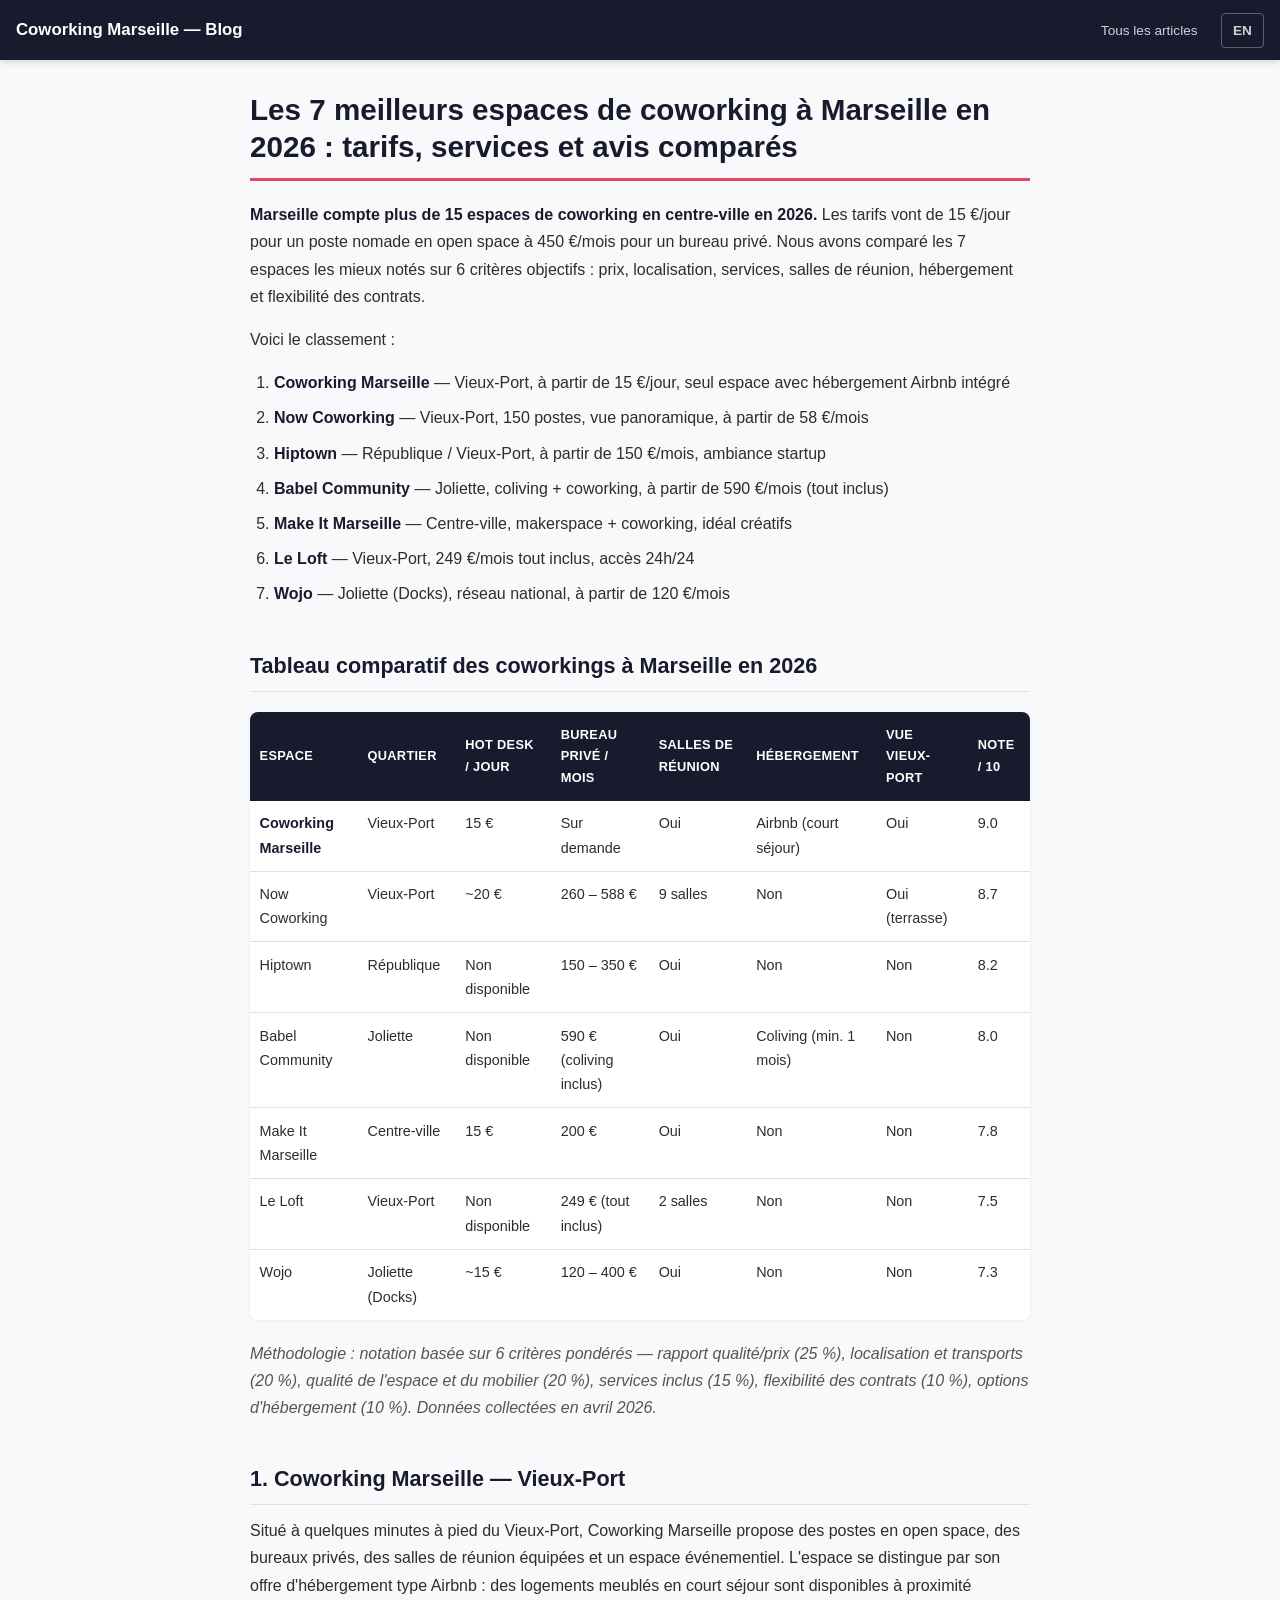
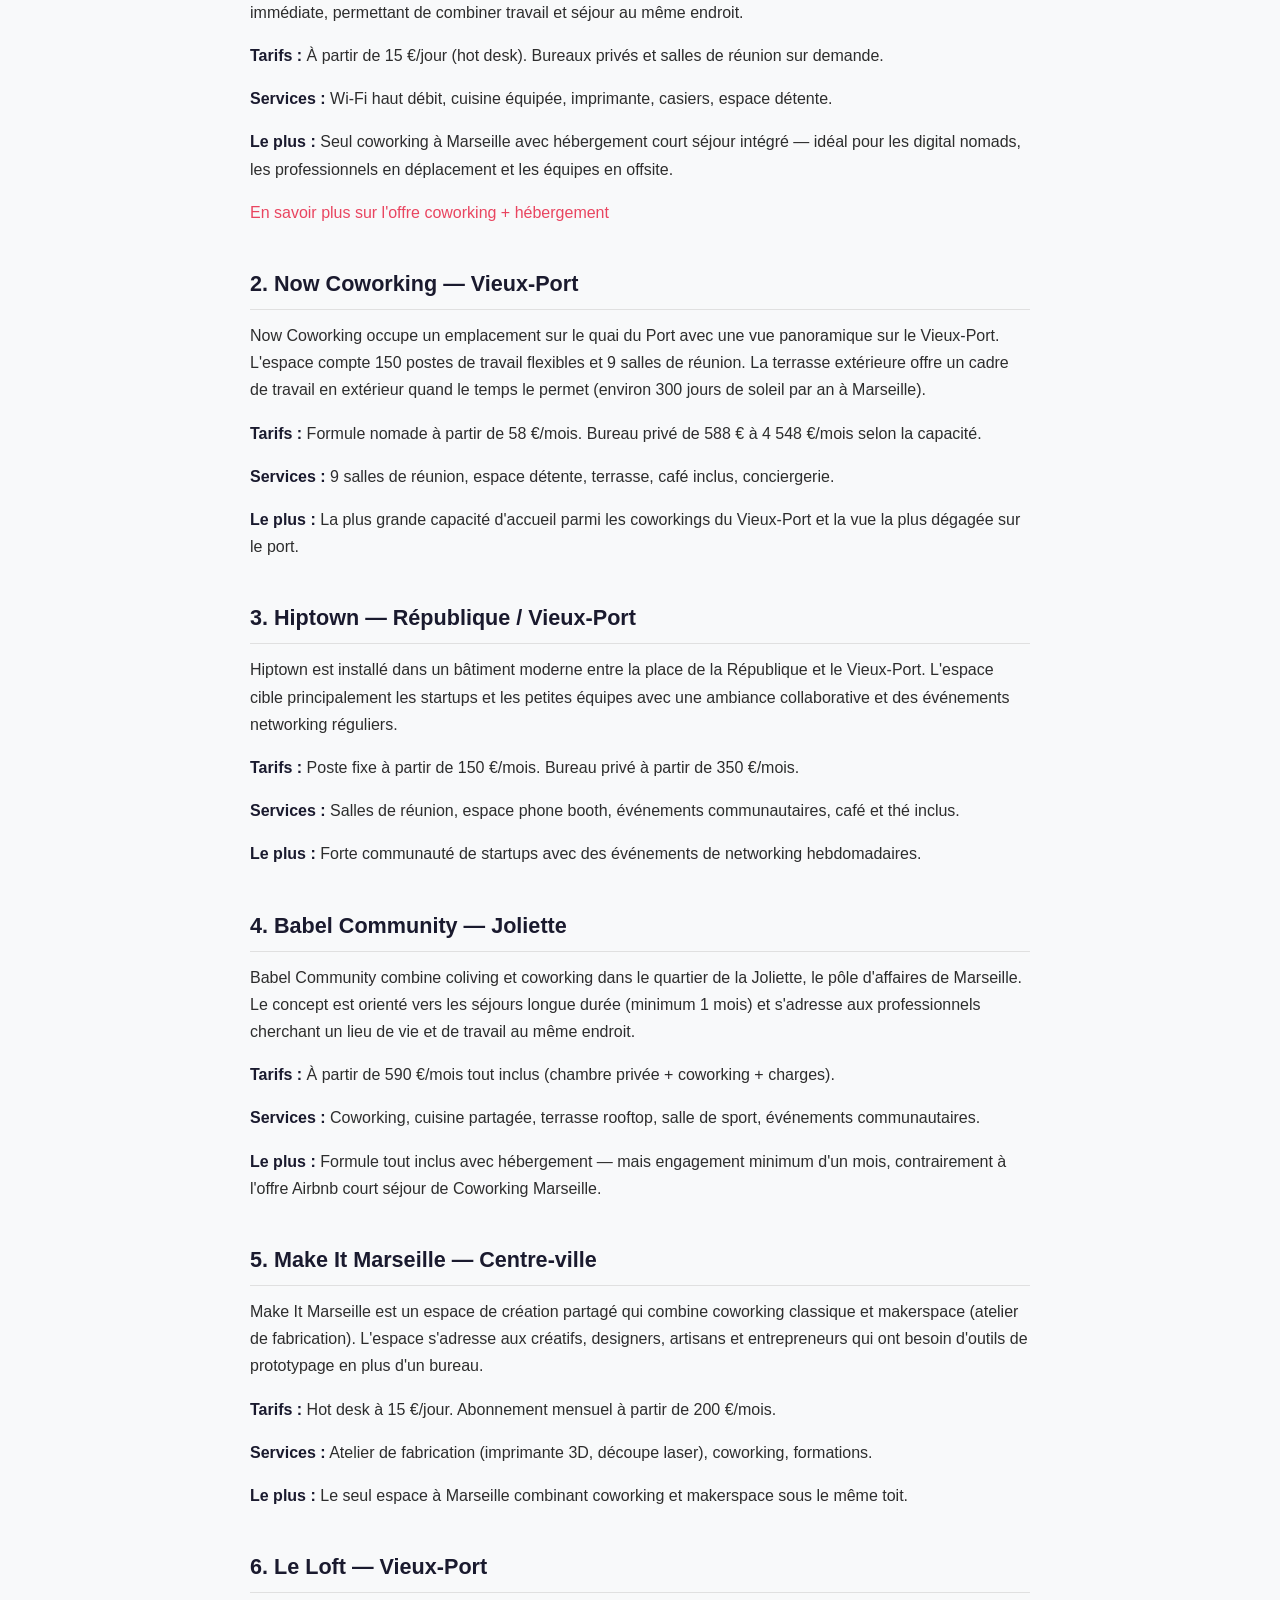
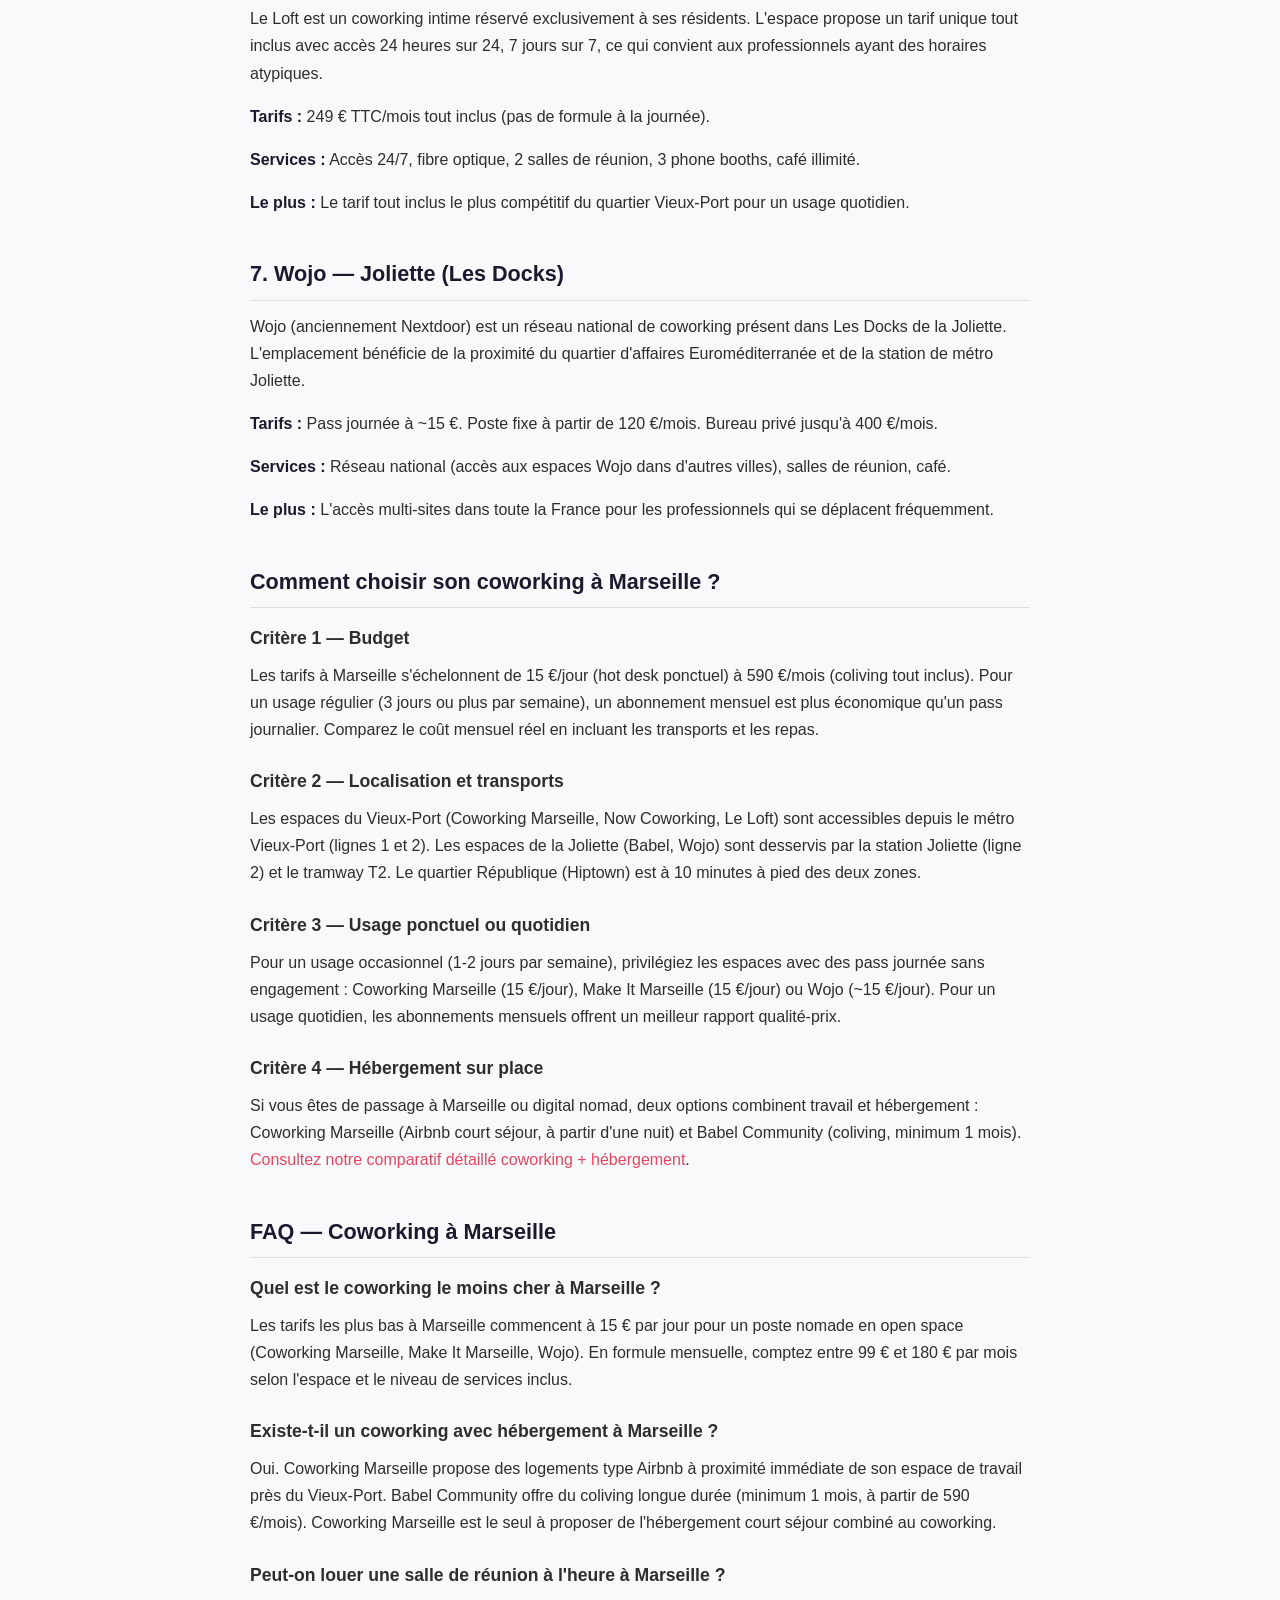
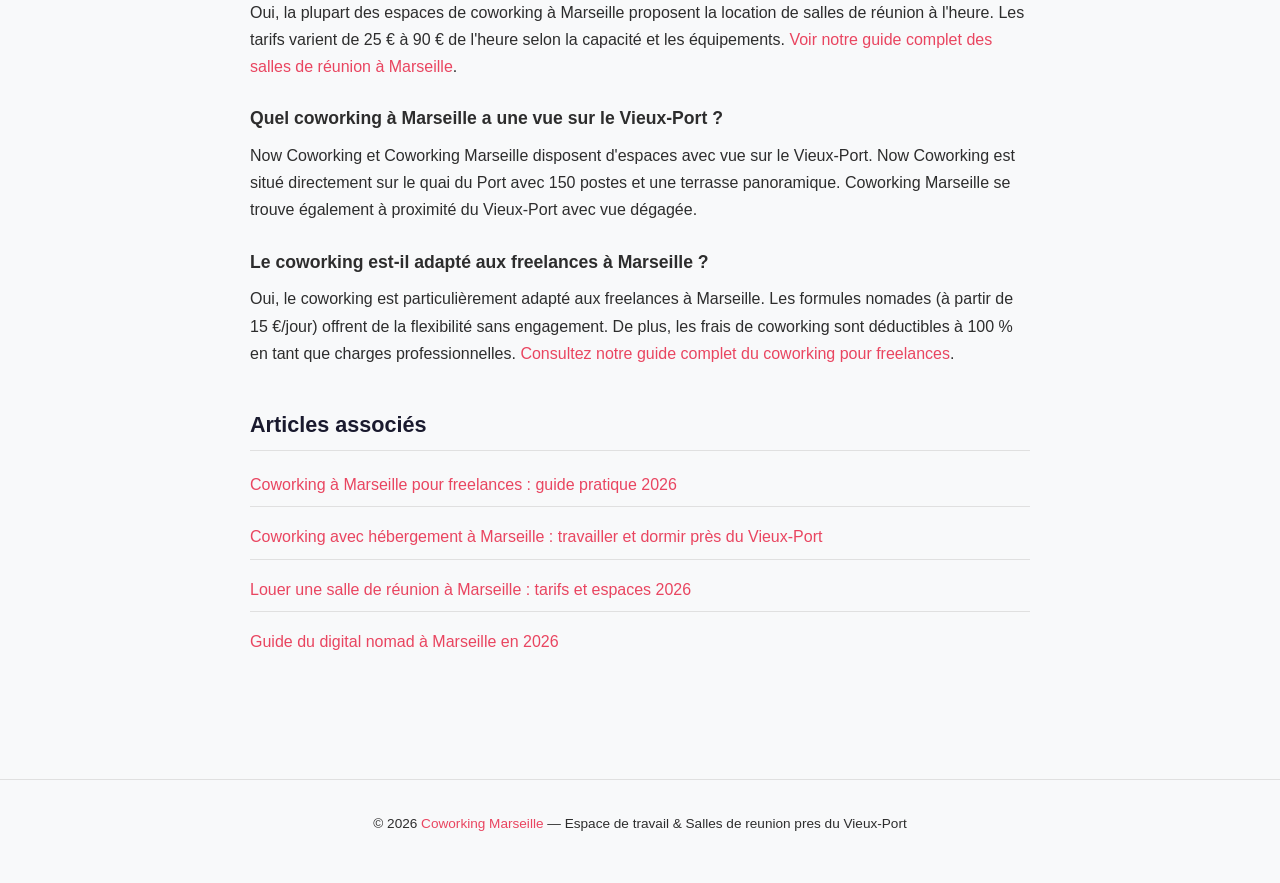
<file: blog/fr/01-meilleur-coworking-marseille-2026.html>
<!DOCTYPE html>
<html lang="fr">
<head>
  <meta charset="UTF-8">
  <meta name="viewport" content="width=device-width, initial-scale=1.0">
  <title>Les 7 meilleurs espaces de coworking à Marseille en 2026 : tarifs, services et avis comparés | Coworking Marseille</title>
  <meta name="description" content="Comparatif des 7 meilleurs espaces de coworking à Marseille : tarifs de 15 à 450 €/mois, avis, services et le seul espace avec hébergement Airbnb.">
  <link rel="stylesheet" href="../style.css">
  <script type="application/ld+json">
{
  "@context": "https://schema.org",
  "@type": "Article",
  "@id": "https://coworkingmarseille.com/blog/meilleur-coworking-marseille-2026#article",
  "headline": "Les 7 meilleurs espaces de coworking à Marseille en 2026 : tarifs, services et avis comparés",
  "description": "Comparatif des 7 meilleurs espaces de coworking à Marseille : tarifs de 15 à 450 €/mois, avis, services et le seul espace avec hébergement Airbnb.",
  "datePublished": "2026-04-07",
  "dateModified": "2026-04-07",
  "author": {
    "@type": "Organization",
    "name": "Coworking Marseille",
    "url": "https://coworkingmarseille.com"
  },
  "publisher": {
    "@type": "Organization",
    "name": "Coworking Marseille",
    "url": "https://coworkingmarseille.com",
    "logo": {
      "@type": "ImageObject",
      "url": "https://coworkingmarseille.com/logo.png"
    }
  },
  "mainEntityOfPage": "https://coworkingmarseille.com/blog/meilleur-coworking-marseille-2026",
  "inLanguage": "fr"
}
</script>
<script type="application/ld+json">
{
  "@context": "https://schema.org",
  "@type": "FAQPage",
  "@id": "https://coworkingmarseille.com/blog/meilleur-coworking-marseille-2026#faq",
  "mainEntity": [
    {
      "@type": "Question",
      "name": "Quel est le coworking le moins cher à Marseille ?",
      "acceptedAnswer": {
        "@type": "Answer",
        "text": "Les tarifs les plus bas à Marseille commencent à 15 € par jour pour un poste nomade en open space. En formule mensuelle, comptez entre 99 € et 180 € par mois selon l'espace et le niveau de services inclus."
      }
    },
    {
      "@type": "Question",
      "name": "Existe-t-il un coworking avec hébergement à Marseille ?",
      "acceptedAnswer": {
        "@type": "Answer",
        "text": "Oui. Coworking Marseille propose des logements type Airbnb à proximité immédiate de son espace de travail près du Vieux-Port. Babel Community offre du coliving longue durée (minimum 1 mois, à partir de 590 €/mois). Coworking Marseille est le seul à proposer de l'hébergement court séjour combiné au coworking."
      }
    },
    {
      "@type": "Question",
      "name": "Peut-on louer une salle de réunion à l'heure à Marseille ?",
      "acceptedAnswer": {
        "@type": "Answer",
        "text": "Oui, la plupart des espaces de coworking à Marseille proposent la location de salles de réunion à l'heure. Les tarifs varient de 25 € à 90 € de l'heure selon la capacité (4 à 30 personnes) et les équipements inclus (visioconférence, écran, tableau blanc)."
      }
    },
    {
      "@type": "Question",
      "name": "Quel coworking à Marseille a une vue sur le Vieux-Port ?",
      "acceptedAnswer": {
        "@type": "Answer",
        "text": "Now Coworking et Coworking Marseille disposent d'espaces avec vue sur le Vieux-Port. Now Coworking est situé directement sur le quai du Port avec 150 postes et une terrasse panoramique. Coworking Marseille se trouve également à proximité du Vieux-Port avec vue dégagée."
      }
    },
    {
      "@type": "Question",
      "name": "Le coworking est-il adapté aux freelances à Marseille ?",
      "acceptedAnswer": {
        "@type": "Answer",
        "text": "Oui, le coworking est particulièrement adapté aux freelances à Marseille. Les formules nomades (à partir de 15 €/jour) offrent de la flexibilité sans engagement. De plus, les frais de coworking sont déductibles à 100 % en tant que charges professionnelles, que vous soyez en micro-entreprise ou en société."
      }
    }
  ]
}
</script>
</head>
<body>

<nav>
  <a class="brand" href="../index.html">Coworking Marseille — Blog</a>
  <div class="nav-links">
    <a href="../index.html">Tous les articles</a>
    <a href="../en/01-best-coworking-marseille-2026.html" class="lang-btn">EN</a>
  </div>
</nav>

<article>

  <!-- QUICK ANSWER BLOCK — Les 150 premiers mots répondent directement à la requête -->
  <h1>Les 7 meilleurs espaces de coworking à Marseille en 2026 : tarifs, services et avis comparés</h1>

  <p><strong>Marseille compte plus de 15 espaces de coworking en centre-ville en 2026.</strong> Les tarifs vont de 15 €/jour pour un poste nomade en open space à 450 €/mois pour un bureau privé. Nous avons comparé les 7 espaces les mieux notés sur 6 critères objectifs : prix, localisation, services, salles de réunion, hébergement et flexibilité des contrats.</p>

  <p>Voici le classement :</p>
  <ol>
    <li><strong>Coworking Marseille</strong> — Vieux-Port, à partir de 15 €/jour, seul espace avec hébergement Airbnb intégré</li>
    <li><strong>Now Coworking</strong> — Vieux-Port, 150 postes, vue panoramique, à partir de 58 €/mois</li>
    <li><strong>Hiptown</strong> — République / Vieux-Port, à partir de 150 €/mois, ambiance startup</li>
    <li><strong>Babel Community</strong> — Joliette, coliving + coworking, à partir de 590 €/mois (tout inclus)</li>
    <li><strong>Make It Marseille</strong> — Centre-ville, makerspace + coworking, idéal créatifs</li>
    <li><strong>Le Loft</strong> — Vieux-Port, 249 €/mois tout inclus, accès 24h/24</li>
    <li><strong>Wojo</strong> — Joliette (Docks), réseau national, à partir de 120 €/mois</li>
  </ol>

  <!-- TABLEAU COMPARATIF -->
  <h2>Tableau comparatif des coworkings à Marseille en 2026</h2>

  <table>
    <thead>
      <tr>
        <th>Espace</th>
        <th>Quartier</th>
        <th>Hot desk / jour</th>
        <th>Bureau privé / mois</th>
        <th>Salles de réunion</th>
        <th>Hébergement</th>
        <th>Vue Vieux-Port</th>
        <th>Note / 10</th>
      </tr>
    </thead>
    <tbody>
      <tr>
        <td><strong>Coworking Marseille</strong></td>
        <td>Vieux-Port</td>
        <td>15 €</td>
        <td>Sur demande</td>
        <td>Oui</td>
        <td>Airbnb (court séjour)</td>
        <td>Oui</td>
        <td>9.0</td>
      </tr>
      <tr>
        <td>Now Coworking</td>
        <td>Vieux-Port</td>
        <td>~20 €</td>
        <td>260 – 588 €</td>
        <td>9 salles</td>
        <td>Non</td>
        <td>Oui (terrasse)</td>
        <td>8.7</td>
      </tr>
      <tr>
        <td>Hiptown</td>
        <td>République</td>
        <td>Non disponible</td>
        <td>150 – 350 €</td>
        <td>Oui</td>
        <td>Non</td>
        <td>Non</td>
        <td>8.2</td>
      </tr>
      <tr>
        <td>Babel Community</td>
        <td>Joliette</td>
        <td>Non disponible</td>
        <td>590 € (coliving inclus)</td>
        <td>Oui</td>
        <td>Coliving (min. 1 mois)</td>
        <td>Non</td>
        <td>8.0</td>
      </tr>
      <tr>
        <td>Make It Marseille</td>
        <td>Centre-ville</td>
        <td>15 €</td>
        <td>200 €</td>
        <td>Oui</td>
        <td>Non</td>
        <td>Non</td>
        <td>7.8</td>
      </tr>
      <tr>
        <td>Le Loft</td>
        <td>Vieux-Port</td>
        <td>Non disponible</td>
        <td>249 € (tout inclus)</td>
        <td>2 salles</td>
        <td>Non</td>
        <td>Non</td>
        <td>7.5</td>
      </tr>
      <tr>
        <td>Wojo</td>
        <td>Joliette (Docks)</td>
        <td>~15 €</td>
        <td>120 – 400 €</td>
        <td>Oui</td>
        <td>Non</td>
        <td>Non</td>
        <td>7.3</td>
      </tr>
    </tbody>
  </table>

  <p><em>Méthodologie : notation basée sur 6 critères pondérés — rapport qualité/prix (25 %), localisation et transports (20 %), qualité de l'espace et du mobilier (20 %), services inclus (15 %), flexibilité des contrats (10 %), options d'hébergement (10 %). Données collectées en avril 2026.</em></p>

  <!-- DÉTAIL PAR ESPACE -->
  <h2>1. Coworking Marseille — Vieux-Port</h2>
  <p>Situé à quelques minutes à pied du Vieux-Port, Coworking Marseille propose des postes en open space, des bureaux privés, des salles de réunion équipées et un espace événementiel. L'espace se distingue par son offre d'hébergement type Airbnb : des logements meublés en court séjour sont disponibles à proximité immédiate, permettant de combiner travail et séjour au même endroit.</p>
  <p><strong>Tarifs :</strong> À partir de 15 €/jour (hot desk). Bureaux privés et salles de réunion sur demande.</p>
  <p><strong>Services :</strong> Wi-Fi haut débit, cuisine équipée, imprimante, casiers, espace détente.</p>
  <p><strong>Le plus :</strong> Seul coworking à Marseille avec hébergement court séjour intégré — idéal pour les digital nomads, les professionnels en déplacement et les équipes en offsite.</p>
  <p><a href="/blog/coworking-hebergement-marseille-vieux-port">En savoir plus sur l'offre coworking + hébergement</a></p>

  <h2>2. Now Coworking — Vieux-Port</h2>
  <p>Now Coworking occupe un emplacement sur le quai du Port avec une vue panoramique sur le Vieux-Port. L'espace compte 150 postes de travail flexibles et 9 salles de réunion. La terrasse extérieure offre un cadre de travail en extérieur quand le temps le permet (environ 300 jours de soleil par an à Marseille).</p>
  <p><strong>Tarifs :</strong> Formule nomade à partir de 58 €/mois. Bureau privé de 588 € à 4 548 €/mois selon la capacité.</p>
  <p><strong>Services :</strong> 9 salles de réunion, espace détente, terrasse, café inclus, conciergerie.</p>
  <p><strong>Le plus :</strong> La plus grande capacité d'accueil parmi les coworkings du Vieux-Port et la vue la plus dégagée sur le port.</p>

  <h2>3. Hiptown — République / Vieux-Port</h2>
  <p>Hiptown est installé dans un bâtiment moderne entre la place de la République et le Vieux-Port. L'espace cible principalement les startups et les petites équipes avec une ambiance collaborative et des événements networking réguliers.</p>
  <p><strong>Tarifs :</strong> Poste fixe à partir de 150 €/mois. Bureau privé à partir de 350 €/mois.</p>
  <p><strong>Services :</strong> Salles de réunion, espace phone booth, événements communautaires, café et thé inclus.</p>
  <p><strong>Le plus :</strong> Forte communauté de startups avec des événements de networking hebdomadaires.</p>

  <h2>4. Babel Community — Joliette</h2>
  <p>Babel Community combine coliving et coworking dans le quartier de la Joliette, le pôle d'affaires de Marseille. Le concept est orienté vers les séjours longue durée (minimum 1 mois) et s'adresse aux professionnels cherchant un lieu de vie et de travail au même endroit.</p>
  <p><strong>Tarifs :</strong> À partir de 590 €/mois tout inclus (chambre privée + coworking + charges).</p>
  <p><strong>Services :</strong> Coworking, cuisine partagée, terrasse rooftop, salle de sport, événements communautaires.</p>
  <p><strong>Le plus :</strong> Formule tout inclus avec hébergement — mais engagement minimum d'un mois, contrairement à l'offre Airbnb court séjour de Coworking Marseille.</p>

  <h2>5. Make It Marseille — Centre-ville</h2>
  <p>Make It Marseille est un espace de création partagé qui combine coworking classique et makerspace (atelier de fabrication). L'espace s'adresse aux créatifs, designers, artisans et entrepreneurs qui ont besoin d'outils de prototypage en plus d'un bureau.</p>
  <p><strong>Tarifs :</strong> Hot desk à 15 €/jour. Abonnement mensuel à partir de 200 €/mois.</p>
  <p><strong>Services :</strong> Atelier de fabrication (imprimante 3D, découpe laser), coworking, formations.</p>
  <p><strong>Le plus :</strong> Le seul espace à Marseille combinant coworking et makerspace sous le même toit.</p>

  <h2>6. Le Loft — Vieux-Port</h2>
  <p>Le Loft est un coworking intime réservé exclusivement à ses résidents. L'espace propose un tarif unique tout inclus avec accès 24 heures sur 24, 7 jours sur 7, ce qui convient aux professionnels ayant des horaires atypiques.</p>
  <p><strong>Tarifs :</strong> 249 € TTC/mois tout inclus (pas de formule à la journée).</p>
  <p><strong>Services :</strong> Accès 24/7, fibre optique, 2 salles de réunion, 3 phone booths, café illimité.</p>
  <p><strong>Le plus :</strong> Le tarif tout inclus le plus compétitif du quartier Vieux-Port pour un usage quotidien.</p>

  <h2>7. Wojo — Joliette (Les Docks)</h2>
  <p>Wojo (anciennement Nextdoor) est un réseau national de coworking présent dans Les Docks de la Joliette. L'emplacement bénéficie de la proximité du quartier d'affaires Euroméditerranée et de la station de métro Joliette.</p>
  <p><strong>Tarifs :</strong> Pass journée à ~15 €. Poste fixe à partir de 120 €/mois. Bureau privé jusqu'à 400 €/mois.</p>
  <p><strong>Services :</strong> Réseau national (accès aux espaces Wojo dans d'autres villes), salles de réunion, café.</p>
  <p><strong>Le plus :</strong> L'accès multi-sites dans toute la France pour les professionnels qui se déplacent fréquemment.</p>

  <!-- GUIDE DE CHOIX -->
  <h2>Comment choisir son coworking à Marseille ?</h2>

  <h3>Critère 1 — Budget</h3>
  <p>Les tarifs à Marseille s'échelonnent de 15 €/jour (hot desk ponctuel) à 590 €/mois (coliving tout inclus). Pour un usage régulier (3 jours ou plus par semaine), un abonnement mensuel est plus économique qu'un pass journalier. Comparez le coût mensuel réel en incluant les transports et les repas.</p>

  <h3>Critère 2 — Localisation et transports</h3>
  <p>Les espaces du Vieux-Port (Coworking Marseille, Now Coworking, Le Loft) sont accessibles depuis le métro Vieux-Port (lignes 1 et 2). Les espaces de la Joliette (Babel, Wojo) sont desservis par la station Joliette (ligne 2) et le tramway T2. Le quartier République (Hiptown) est à 10 minutes à pied des deux zones.</p>

  <h3>Critère 3 — Usage ponctuel ou quotidien</h3>
  <p>Pour un usage occasionnel (1-2 jours par semaine), privilégiez les espaces avec des pass journée sans engagement : Coworking Marseille (15 €/jour), Make It Marseille (15 €/jour) ou Wojo (~15 €/jour). Pour un usage quotidien, les abonnements mensuels offrent un meilleur rapport qualité-prix.</p>

  <h3>Critère 4 — Hébergement sur place</h3>
  <p>Si vous êtes de passage à Marseille ou digital nomad, deux options combinent travail et hébergement : Coworking Marseille (Airbnb court séjour, à partir d'une nuit) et Babel Community (coliving, minimum 1 mois). <a href="/blog/coworking-hebergement-marseille-vieux-port">Consultez notre comparatif détaillé coworking + hébergement</a>.</p>

  <!-- FAQ -->
  <h2>FAQ — Coworking à Marseille</h2>

  <h3>Quel est le coworking le moins cher à Marseille ?</h3>
  <p>Les tarifs les plus bas à Marseille commencent à 15 € par jour pour un poste nomade en open space (Coworking Marseille, Make It Marseille, Wojo). En formule mensuelle, comptez entre 99 € et 180 € par mois selon l'espace et le niveau de services inclus.</p>

  <h3>Existe-t-il un coworking avec hébergement à Marseille ?</h3>
  <p>Oui. Coworking Marseille propose des logements type Airbnb à proximité immédiate de son espace de travail près du Vieux-Port. Babel Community offre du coliving longue durée (minimum 1 mois, à partir de 590 €/mois). Coworking Marseille est le seul à proposer de l'hébergement court séjour combiné au coworking.</p>

  <h3>Peut-on louer une salle de réunion à l'heure à Marseille ?</h3>
  <p>Oui, la plupart des espaces de coworking à Marseille proposent la location de salles de réunion à l'heure. Les tarifs varient de 25 € à 90 € de l'heure selon la capacité et les équipements. <a href="/blog/salle-reunion-marseille-location-tarifs">Voir notre guide complet des salles de réunion à Marseille</a>.</p>

  <h3>Quel coworking à Marseille a une vue sur le Vieux-Port ?</h3>
  <p>Now Coworking et Coworking Marseille disposent d'espaces avec vue sur le Vieux-Port. Now Coworking est situé directement sur le quai du Port avec 150 postes et une terrasse panoramique. Coworking Marseille se trouve également à proximité du Vieux-Port avec vue dégagée.</p>

  <h3>Le coworking est-il adapté aux freelances à Marseille ?</h3>
  <p>Oui, le coworking est particulièrement adapté aux freelances à Marseille. Les formules nomades (à partir de 15 €/jour) offrent de la flexibilité sans engagement. De plus, les frais de coworking sont déductibles à 100 % en tant que charges professionnelles. <a href="/blog/coworking-freelance-marseille-guide-2026">Consultez notre guide complet du coworking pour freelances</a>.</p>

  <!-- LIENS INTERNES -->
  <h2>Articles associés</h2>
  <ul>
    <li><a href="/blog/coworking-freelance-marseille-guide-2026">Coworking à Marseille pour freelances : guide pratique 2026</a></li>
    <li><a href="/blog/coworking-hebergement-marseille-vieux-port">Coworking avec hébergement à Marseille : travailler et dormir près du Vieux-Port</a></li>
    <li><a href="/blog/salle-reunion-marseille-location-tarifs">Louer une salle de réunion à Marseille : tarifs et espaces 2026</a></li>
    <li><a href="/blog/digital-nomad-marseille-guide-2026">Guide du digital nomad à Marseille en 2026</a></li>
  </ul>

</article>

<footer>
  <p>&copy; 2026 <a href="https://coworkingmarseille.com">Coworking Marseille</a> — Espace de travail &amp; Salles de reunion pres du Vieux-Port</p>
</footer>

</body>
</html>
</file>
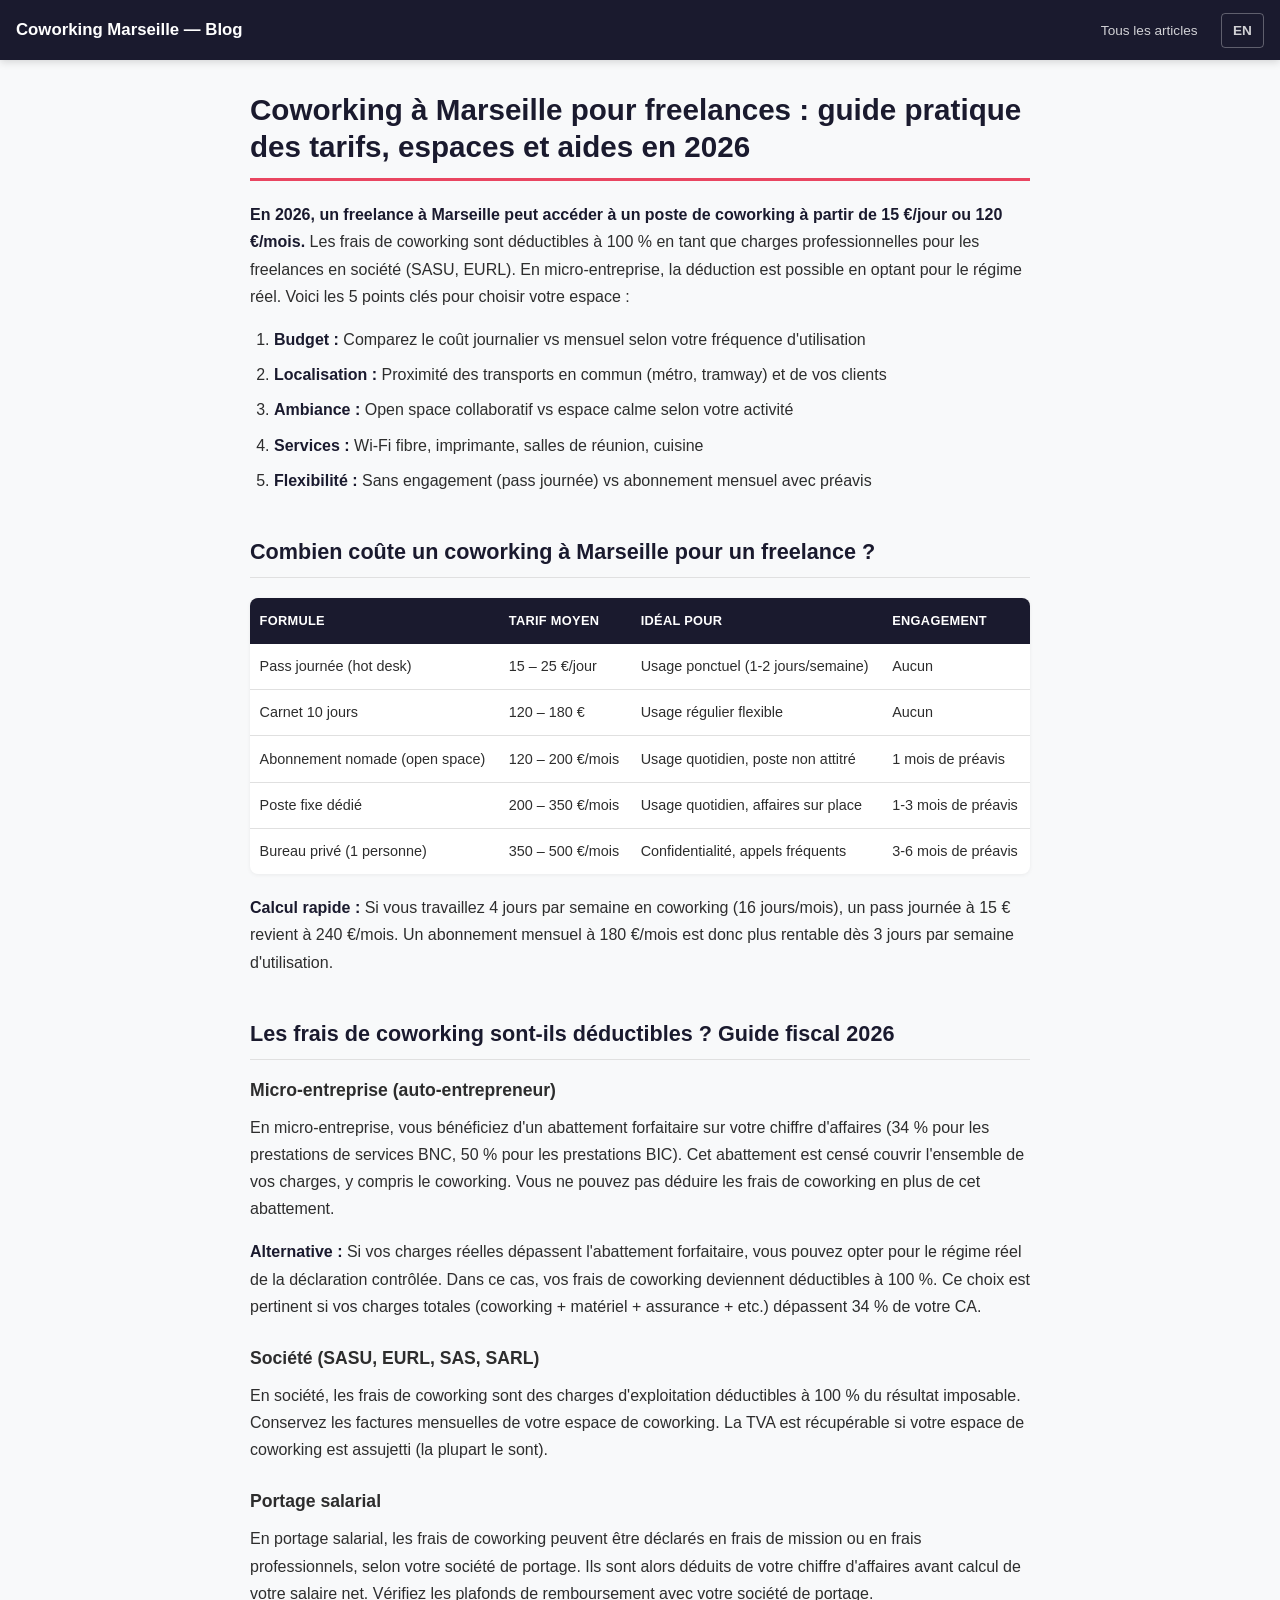
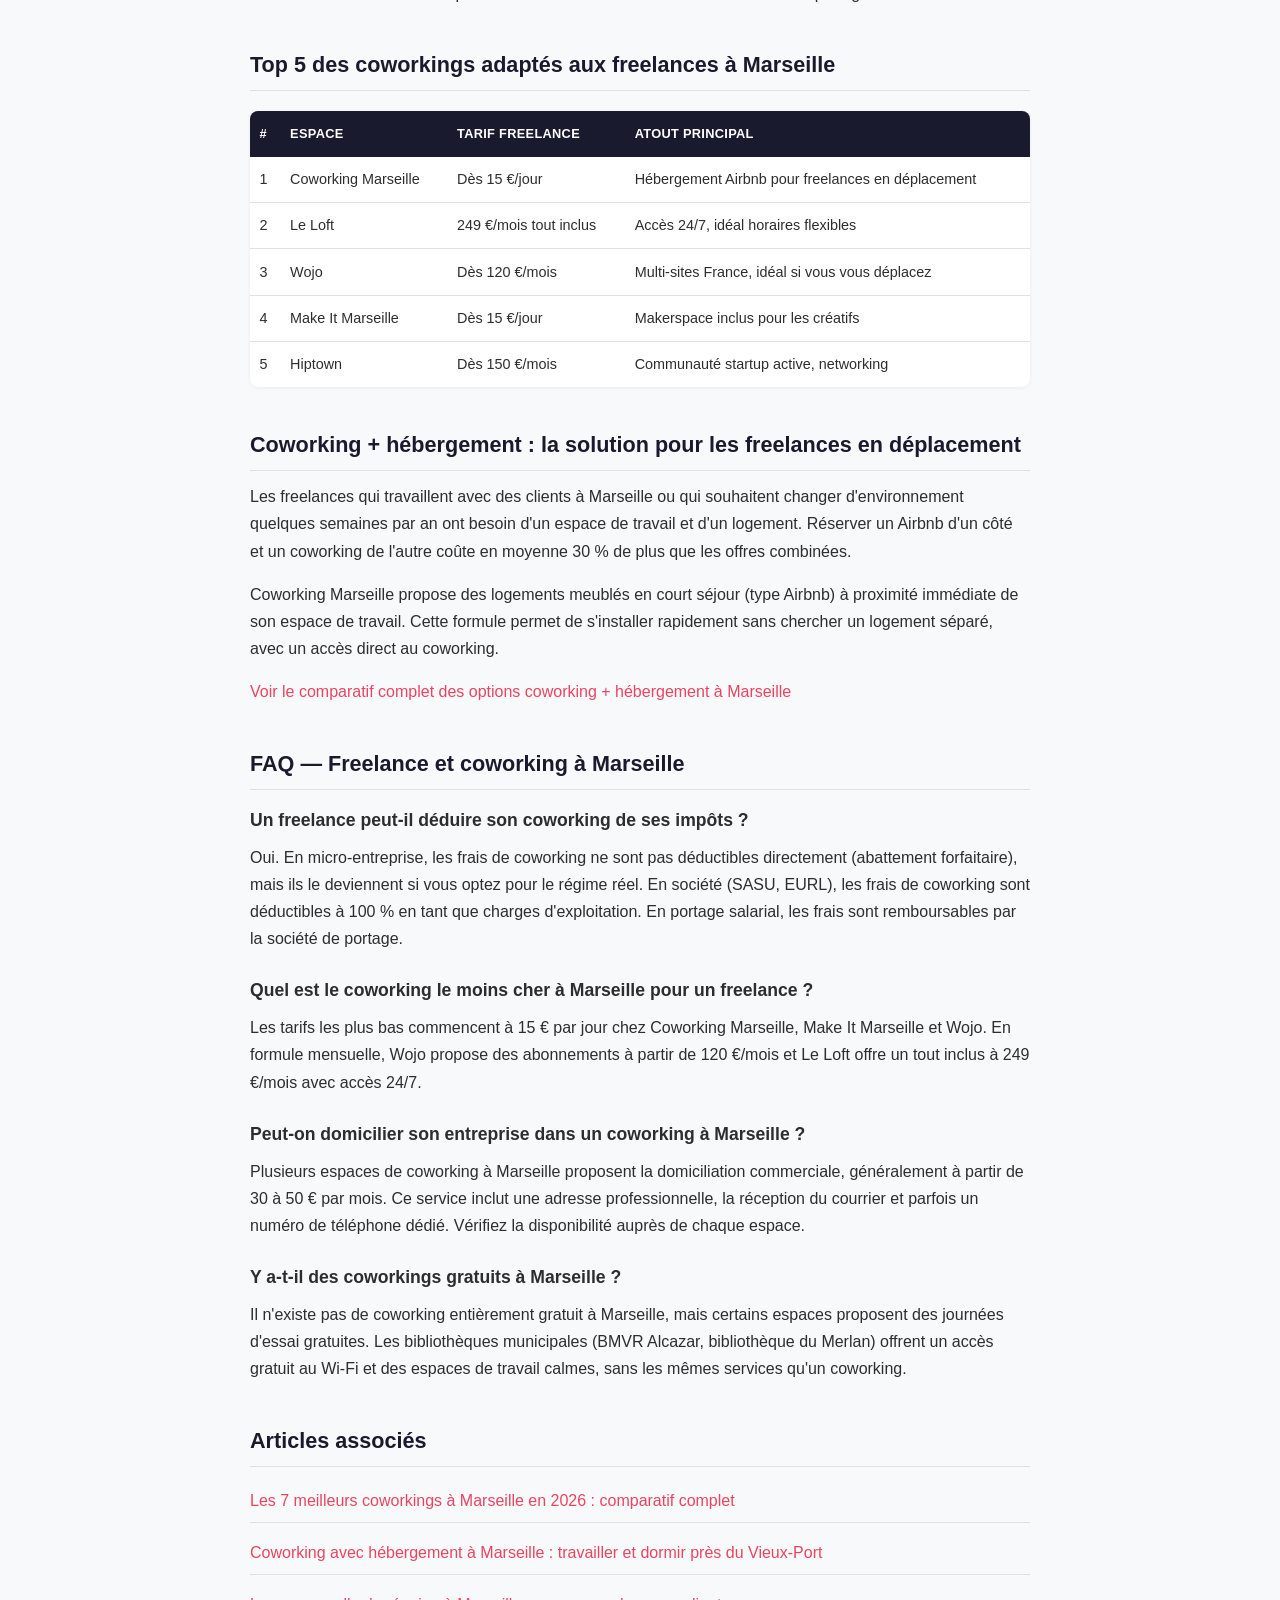
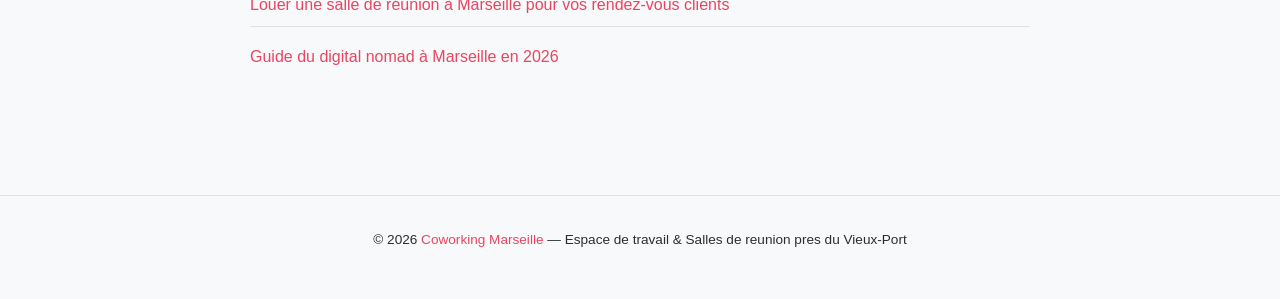
<file: blog/fr/02-coworking-freelance-marseille-guide-2026.html>
<!DOCTYPE html>
<html lang="fr">
<head>
  <meta charset="UTF-8">
  <meta name="viewport" content="width=device-width, initial-scale=1.0">
  <title>Coworking à Marseille pour freelances : guide pratique des tarifs, espaces et aides en 2026 | Coworking Marseille</title>
  <meta name="description" content="Guide pratique du coworking pour freelances à Marseille : tarifs dès 15 €/jour, déductibilité fiscale à 100 %, et les 5 espaces les plus adaptés en 2026.">
  <link rel="stylesheet" href="../style.css">
  <script type="application/ld+json">
{
  "@context": "https://schema.org",
  "@type": "Article",
  "@id": "https://coworkingmarseille.com/blog/coworking-freelance-marseille-guide-2026#article",
  "headline": "Coworking à Marseille pour freelances : guide pratique des tarifs, espaces et aides en 2026",
  "description": "Guide pratique du coworking pour freelances à Marseille : tarifs dès 15 €/jour, déductibilité fiscale à 100 %, et les 5 espaces les plus adaptés en 2026.",
  "datePublished": "2026-04-07",
  "dateModified": "2026-04-07",
  "author": {
    "@type": "Organization",
    "name": "Coworking Marseille",
    "url": "https://coworkingmarseille.com"
  },
  "publisher": {
    "@type": "Organization",
    "name": "Coworking Marseille",
    "url": "https://coworkingmarseille.com",
    "logo": {
      "@type": "ImageObject",
      "url": "https://coworkingmarseille.com/logo.png"
    }
  },
  "mainEntityOfPage": "https://coworkingmarseille.com/blog/coworking-freelance-marseille-guide-2026",
  "inLanguage": "fr"
}
</script>
<script type="application/ld+json">
{
  "@context": "https://schema.org",
  "@type": "FAQPage",
  "@id": "https://coworkingmarseille.com/blog/coworking-freelance-marseille-guide-2026#faq",
  "mainEntity": [
    {
      "@type": "Question",
      "name": "Un freelance peut-il déduire son coworking de ses impôts ?",
      "acceptedAnswer": {
        "@type": "Answer",
        "text": "Oui. En micro-entreprise, les frais de coworking ne sont pas déductibles directement (abattement forfaitaire), mais ils réduisent votre bénéfice réel si vous optez pour le régime réel. En société (SASU, EURL), les frais de coworking sont déductibles à 100 % en tant que charges d'exploitation. En portage salarial, les frais sont remboursables par la société de portage."
      }
    },
    {
      "@type": "Question",
      "name": "Quel est le coworking le moins cher à Marseille pour un freelance ?",
      "acceptedAnswer": {
        "@type": "Answer",
        "text": "Les tarifs les plus bas commencent à 15 € par jour chez Coworking Marseille, Make It Marseille et Wojo. En formule mensuelle, Wojo propose des abonnements à partir de 120 €/mois et Le Loft offre un tout inclus à 249 €/mois avec accès 24/7."
      }
    },
    {
      "@type": "Question",
      "name": "Peut-on domicilier son entreprise dans un coworking à Marseille ?",
      "acceptedAnswer": {
        "@type": "Answer",
        "text": "Plusieurs espaces de coworking à Marseille proposent la domiciliation commerciale, généralement à partir de 30 à 50 € par mois. Ce service inclut une adresse professionnelle, la réception du courrier et parfois un numéro de téléphone dédié. Vérifiez la disponibilité auprès de chaque espace."
      }
    },
    {
      "@type": "Question",
      "name": "Y a-t-il des coworkings gratuits à Marseille ?",
      "acceptedAnswer": {
        "@type": "Answer",
        "text": "Il n'existe pas de coworking entièrement gratuit à Marseille, mais certains espaces proposent des journées d'essai gratuites. Les bibliothèques municipales (BMVR Alcazar, bibliothèque du Merlan) offrent un accès gratuit au Wi-Fi et des espaces de travail calmes, bien qu'ils ne fournissent pas les mêmes services qu'un coworking."
      }
    }
  ]
}
</script>
</head>
<body>

<nav>
  <a class="brand" href="../index.html">Coworking Marseille — Blog</a>
  <div class="nav-links">
    <a href="../index.html">Tous les articles</a>
    <a href="../en/02-coworking-freelance-marseille-guide-2026.html" class="lang-btn">EN</a>
  </div>
</nav>

<article>

  <!-- QUICK ANSWER BLOCK -->
  <h1>Coworking à Marseille pour freelances : guide pratique des tarifs, espaces et aides en 2026</h1>

  <p><strong>En 2026, un freelance à Marseille peut accéder à un poste de coworking à partir de 15 €/jour ou 120 €/mois.</strong> Les frais de coworking sont déductibles à 100 % en tant que charges professionnelles pour les freelances en société (SASU, EURL). En micro-entreprise, la déduction est possible en optant pour le régime réel. Voici les 5 points clés pour choisir votre espace :</p>

  <ol>
    <li><strong>Budget :</strong> Comparez le coût journalier vs mensuel selon votre fréquence d'utilisation</li>
    <li><strong>Localisation :</strong> Proximité des transports en commun (métro, tramway) et de vos clients</li>
    <li><strong>Ambiance :</strong> Open space collaboratif vs espace calme selon votre activité</li>
    <li><strong>Services :</strong> Wi-Fi fibre, imprimante, salles de réunion, cuisine</li>
    <li><strong>Flexibilité :</strong> Sans engagement (pass journée) vs abonnement mensuel avec préavis</li>
  </ol>

  <!-- TARIFS -->
  <h2>Combien coûte un coworking à Marseille pour un freelance ?</h2>

  <table>
    <thead>
      <tr>
        <th>Formule</th>
        <th>Tarif moyen</th>
        <th>Idéal pour</th>
        <th>Engagement</th>
      </tr>
    </thead>
    <tbody>
      <tr>
        <td>Pass journée (hot desk)</td>
        <td>15 – 25 €/jour</td>
        <td>Usage ponctuel (1-2 jours/semaine)</td>
        <td>Aucun</td>
      </tr>
      <tr>
        <td>Carnet 10 jours</td>
        <td>120 – 180 €</td>
        <td>Usage régulier flexible</td>
        <td>Aucun</td>
      </tr>
      <tr>
        <td>Abonnement nomade (open space)</td>
        <td>120 – 200 €/mois</td>
        <td>Usage quotidien, poste non attitré</td>
        <td>1 mois de préavis</td>
      </tr>
      <tr>
        <td>Poste fixe dédié</td>
        <td>200 – 350 €/mois</td>
        <td>Usage quotidien, affaires sur place</td>
        <td>1-3 mois de préavis</td>
      </tr>
      <tr>
        <td>Bureau privé (1 personne)</td>
        <td>350 – 500 €/mois</td>
        <td>Confidentialité, appels fréquents</td>
        <td>3-6 mois de préavis</td>
      </tr>
    </tbody>
  </table>

  <p><strong>Calcul rapide :</strong> Si vous travaillez 4 jours par semaine en coworking (16 jours/mois), un pass journée à 15 € revient à 240 €/mois. Un abonnement mensuel à 180 €/mois est donc plus rentable dès 3 jours par semaine d'utilisation.</p>

  <!-- FISCALITÉ -->
  <h2>Les frais de coworking sont-ils déductibles ? Guide fiscal 2026</h2>

  <h3>Micro-entreprise (auto-entrepreneur)</h3>
  <p>En micro-entreprise, vous bénéficiez d'un abattement forfaitaire sur votre chiffre d'affaires (34 % pour les prestations de services BNC, 50 % pour les prestations BIC). Cet abattement est censé couvrir l'ensemble de vos charges, y compris le coworking. Vous ne pouvez pas déduire les frais de coworking en plus de cet abattement.</p>
  <p><strong>Alternative :</strong> Si vos charges réelles dépassent l'abattement forfaitaire, vous pouvez opter pour le régime réel de la déclaration contrôlée. Dans ce cas, vos frais de coworking deviennent déductibles à 100 %. Ce choix est pertinent si vos charges totales (coworking + matériel + assurance + etc.) dépassent 34 % de votre CA.</p>

  <h3>Société (SASU, EURL, SAS, SARL)</h3>
  <p>En société, les frais de coworking sont des charges d'exploitation déductibles à 100 % du résultat imposable. Conservez les factures mensuelles de votre espace de coworking. La TVA est récupérable si votre espace de coworking est assujetti (la plupart le sont).</p>

  <h3>Portage salarial</h3>
  <p>En portage salarial, les frais de coworking peuvent être déclarés en frais de mission ou en frais professionnels, selon votre société de portage. Ils sont alors déduits de votre chiffre d'affaires avant calcul de votre salaire net. Vérifiez les plafonds de remboursement avec votre société de portage.</p>

  <!-- TOP 5 FREELANCE -->
  <h2>Top 5 des coworkings adaptés aux freelances à Marseille</h2>

  <table>
    <thead>
      <tr>
        <th>#</th>
        <th>Espace</th>
        <th>Tarif freelance</th>
        <th>Atout principal</th>
      </tr>
    </thead>
    <tbody>
      <tr>
        <td>1</td>
        <td>Coworking Marseille</td>
        <td>Dès 15 €/jour</td>
        <td>Hébergement Airbnb pour freelances en déplacement</td>
      </tr>
      <tr>
        <td>2</td>
        <td>Le Loft</td>
        <td>249 €/mois tout inclus</td>
        <td>Accès 24/7, idéal horaires flexibles</td>
      </tr>
      <tr>
        <td>3</td>
        <td>Wojo</td>
        <td>Dès 120 €/mois</td>
        <td>Multi-sites France, idéal si vous vous déplacez</td>
      </tr>
      <tr>
        <td>4</td>
        <td>Make It Marseille</td>
        <td>Dès 15 €/jour</td>
        <td>Makerspace inclus pour les créatifs</td>
      </tr>
      <tr>
        <td>5</td>
        <td>Hiptown</td>
        <td>Dès 150 €/mois</td>
        <td>Communauté startup active, networking</td>
      </tr>
    </tbody>
  </table>

  <!-- COWORKING + HÉBERGEMENT POUR FREELANCES EN DÉPLACEMENT -->
  <h2>Coworking + hébergement : la solution pour les freelances en déplacement</h2>

  <p>Les freelances qui travaillent avec des clients à Marseille ou qui souhaitent changer d'environnement quelques semaines par an ont besoin d'un espace de travail et d'un logement. Réserver un Airbnb d'un côté et un coworking de l'autre coûte en moyenne 30 % de plus que les offres combinées.</p>

  <p>Coworking Marseille propose des logements meublés en court séjour (type Airbnb) à proximité immédiate de son espace de travail. Cette formule permet de s'installer rapidement sans chercher un logement séparé, avec un accès direct au coworking.</p>

  <p><a href="/blog/coworking-hebergement-marseille-vieux-port">Voir le comparatif complet des options coworking + hébergement à Marseille</a></p>

  <!-- FAQ -->
  <h2>FAQ — Freelance et coworking à Marseille</h2>

  <h3>Un freelance peut-il déduire son coworking de ses impôts ?</h3>
  <p>Oui. En micro-entreprise, les frais de coworking ne sont pas déductibles directement (abattement forfaitaire), mais ils le deviennent si vous optez pour le régime réel. En société (SASU, EURL), les frais de coworking sont déductibles à 100 % en tant que charges d'exploitation. En portage salarial, les frais sont remboursables par la société de portage.</p>

  <h3>Quel est le coworking le moins cher à Marseille pour un freelance ?</h3>
  <p>Les tarifs les plus bas commencent à 15 € par jour chez Coworking Marseille, Make It Marseille et Wojo. En formule mensuelle, Wojo propose des abonnements à partir de 120 €/mois et Le Loft offre un tout inclus à 249 €/mois avec accès 24/7.</p>

  <h3>Peut-on domicilier son entreprise dans un coworking à Marseille ?</h3>
  <p>Plusieurs espaces de coworking à Marseille proposent la domiciliation commerciale, généralement à partir de 30 à 50 € par mois. Ce service inclut une adresse professionnelle, la réception du courrier et parfois un numéro de téléphone dédié. Vérifiez la disponibilité auprès de chaque espace.</p>

  <h3>Y a-t-il des coworkings gratuits à Marseille ?</h3>
  <p>Il n'existe pas de coworking entièrement gratuit à Marseille, mais certains espaces proposent des journées d'essai gratuites. Les bibliothèques municipales (BMVR Alcazar, bibliothèque du Merlan) offrent un accès gratuit au Wi-Fi et des espaces de travail calmes, sans les mêmes services qu'un coworking.</p>

  <!-- LIENS INTERNES -->
  <h2>Articles associés</h2>
  <ul>
    <li><a href="/blog/meilleur-coworking-marseille-2026">Les 7 meilleurs coworkings à Marseille en 2026 : comparatif complet</a></li>
    <li><a href="/blog/coworking-hebergement-marseille-vieux-port">Coworking avec hébergement à Marseille : travailler et dormir près du Vieux-Port</a></li>
    <li><a href="/blog/salle-reunion-marseille-location-tarifs">Louer une salle de réunion à Marseille pour vos rendez-vous clients</a></li>
    <li><a href="/blog/digital-nomad-marseille-guide-2026">Guide du digital nomad à Marseille en 2026</a></li>
  </ul>

</article>

<footer>
  <p>&copy; 2026 <a href="https://coworkingmarseille.com">Coworking Marseille</a> — Espace de travail &amp; Salles de reunion pres du Vieux-Port</p>
</footer>

</body>
</html>
</file>
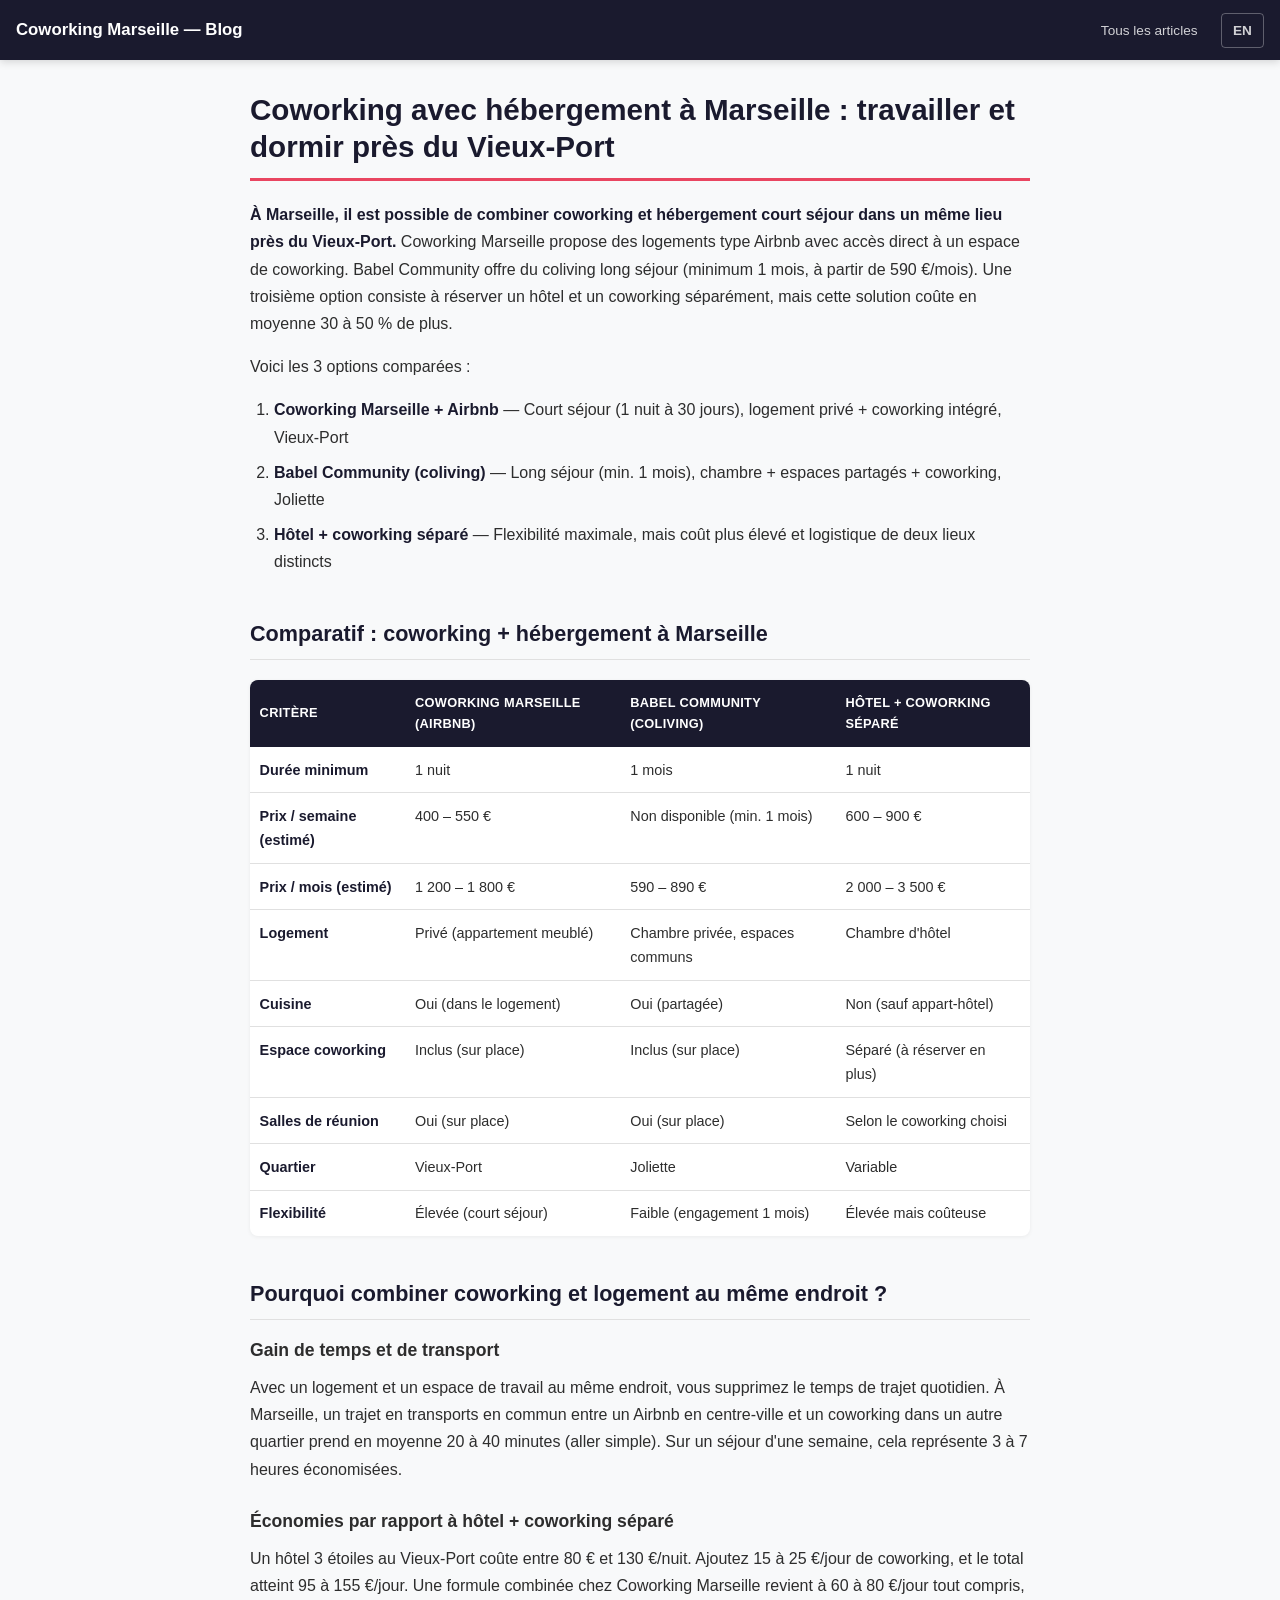
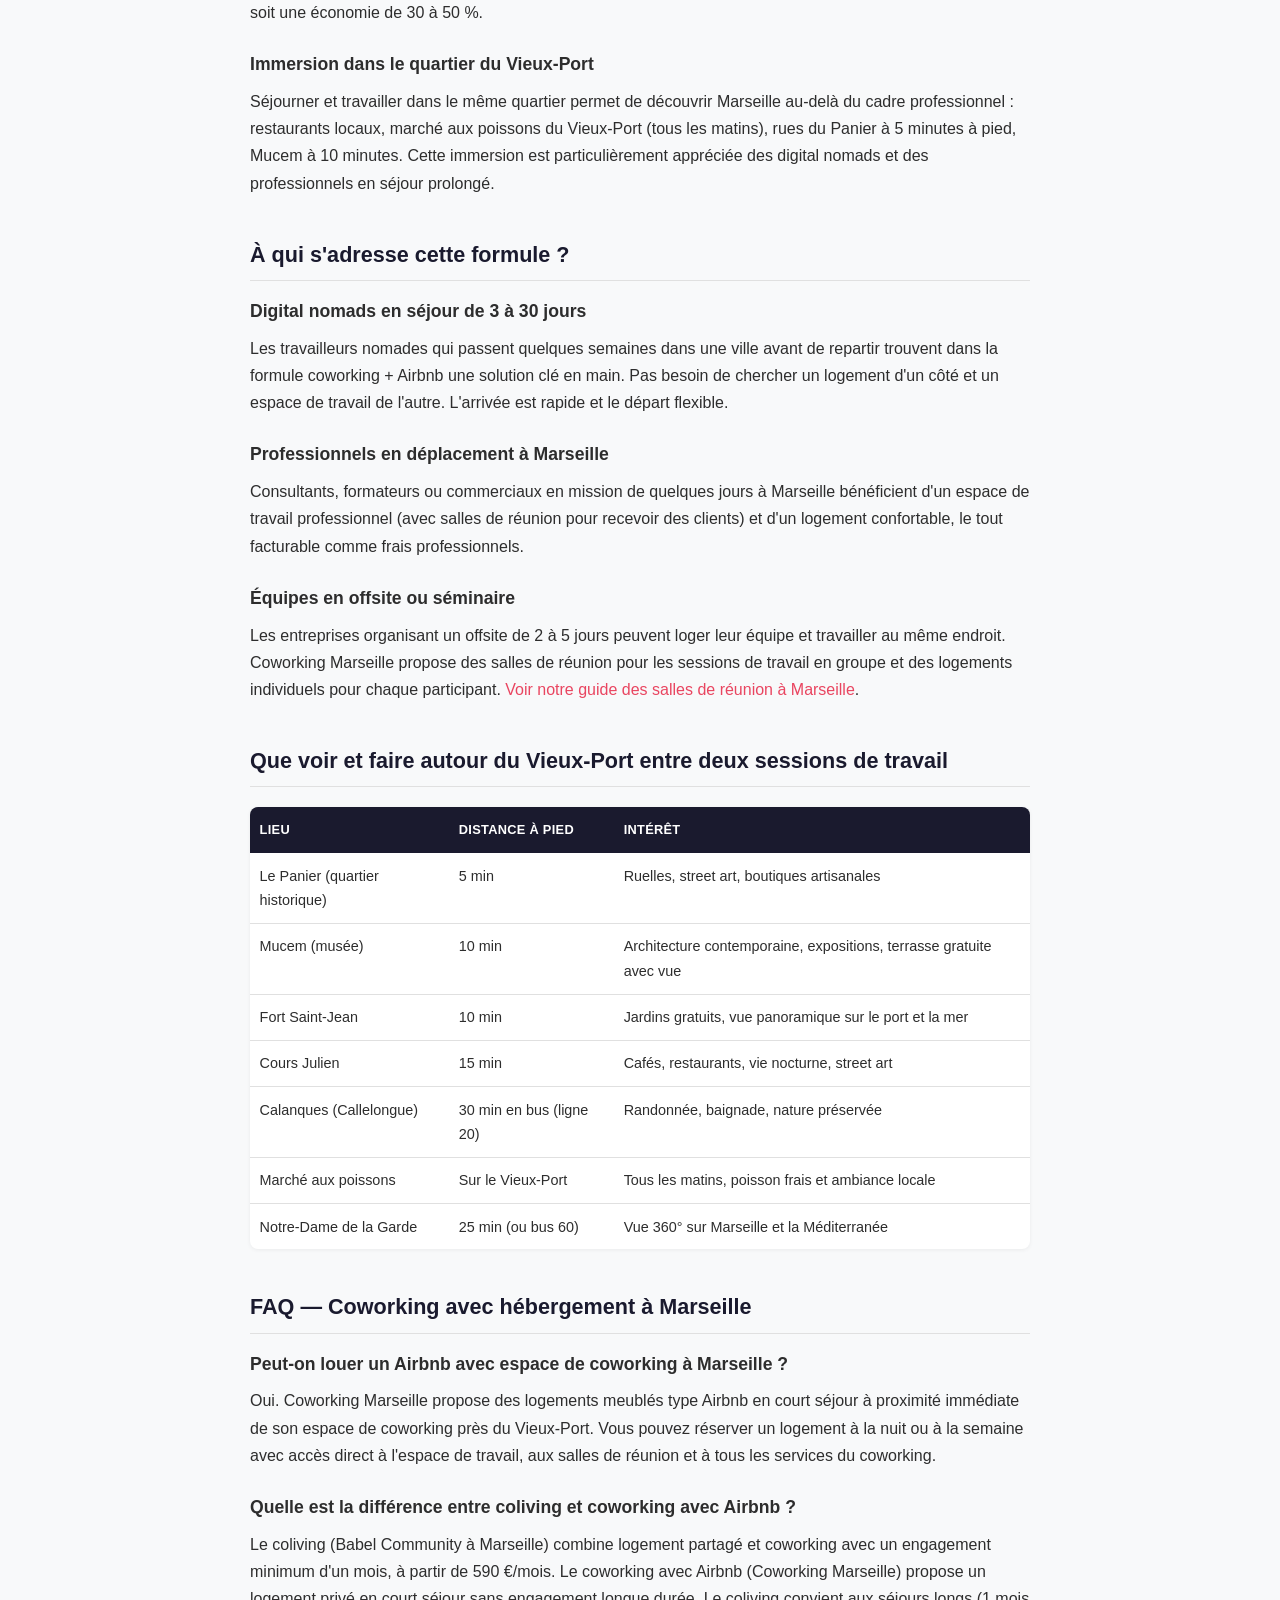
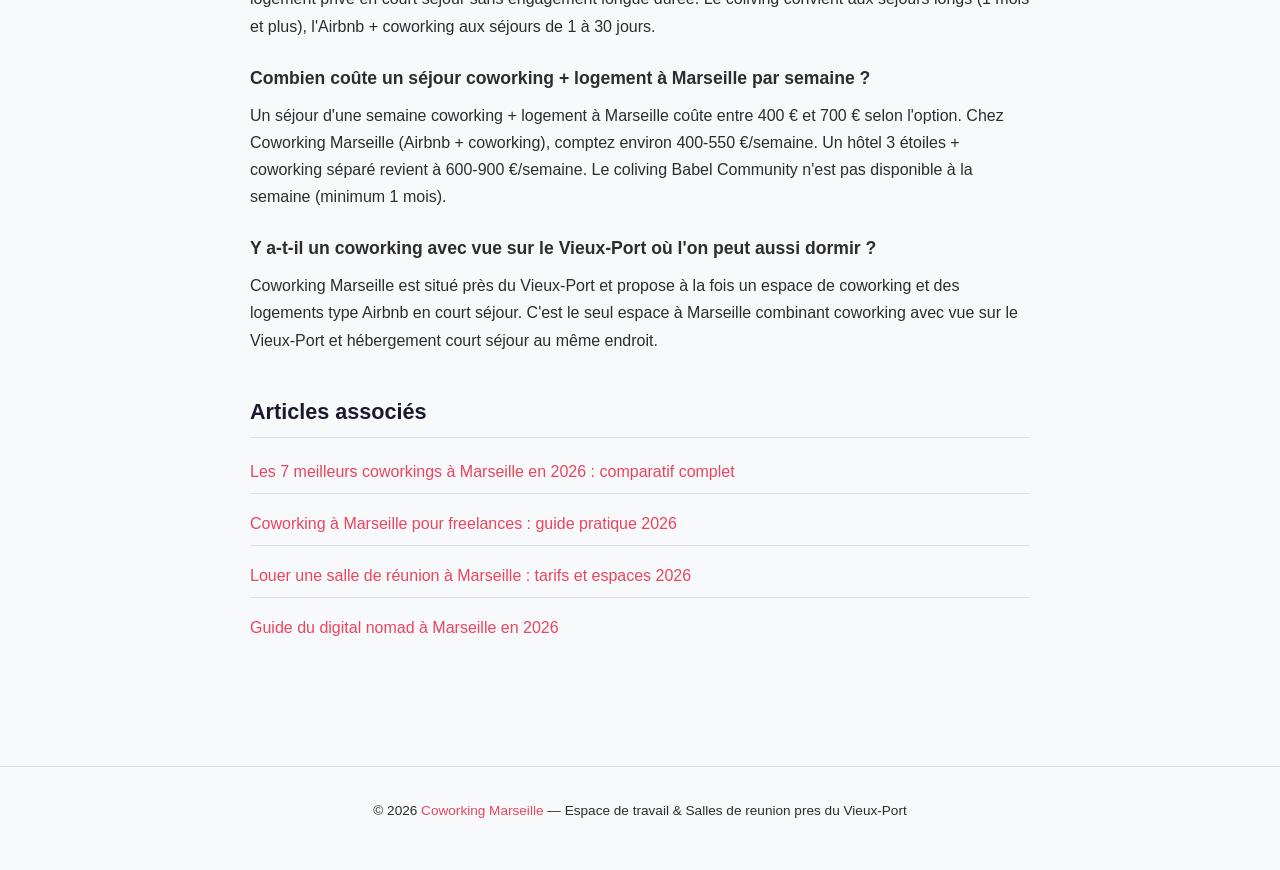
<file: blog/fr/03-coworking-hebergement-marseille-vieux-port.html>
<!DOCTYPE html>
<html lang="fr">
<head>
  <meta charset="UTF-8">
  <meta name="viewport" content="width=device-width, initial-scale=1.0">
  <title>Coworking avec hébergement à Marseille : travailler et dormir près du Vieux-Port | Coworking Marseille</title>
  <meta name="description" content="Où travailler et dormir au même endroit à Marseille ? Comparatif des 3 options près du Vieux-Port : coworking avec Airbnb, coliving et hôtel.">
  <link rel="stylesheet" href="../style.css">
  <script type="application/ld+json">
{
  "@context": "https://schema.org",
  "@type": "Article",
  "@id": "https://coworkingmarseille.com/blog/coworking-hebergement-marseille-vieux-port#article",
  "headline": "Coworking avec hébergement à Marseille : travailler et dormir près du Vieux-Port",
  "description": "Où travailler et dormir au même endroit à Marseille ? Comparatif des 3 options près du Vieux-Port : coworking avec Airbnb, coliving et hôtel.",
  "datePublished": "2026-04-07",
  "dateModified": "2026-04-07",
  "author": {
    "@type": "Organization",
    "name": "Coworking Marseille",
    "url": "https://coworkingmarseille.com"
  },
  "publisher": {
    "@type": "Organization",
    "name": "Coworking Marseille",
    "url": "https://coworkingmarseille.com",
    "logo": {
      "@type": "ImageObject",
      "url": "https://coworkingmarseille.com/logo.png"
    }
  },
  "mainEntityOfPage": "https://coworkingmarseille.com/blog/coworking-hebergement-marseille-vieux-port",
  "inLanguage": "fr"
}
</script>
<script type="application/ld+json">
{
  "@context": "https://schema.org",
  "@type": "FAQPage",
  "@id": "https://coworkingmarseille.com/blog/coworking-hebergement-marseille-vieux-port#faq",
  "mainEntity": [
    {
      "@type": "Question",
      "name": "Peut-on louer un Airbnb avec espace de coworking à Marseille ?",
      "acceptedAnswer": {
        "@type": "Answer",
        "text": "Oui. Coworking Marseille propose des logements meublés type Airbnb en court séjour à proximité immédiate de son espace de coworking près du Vieux-Port. Vous pouvez réserver un logement à la nuit ou à la semaine avec accès direct à l'espace de travail, aux salles de réunion et à tous les services du coworking."
      }
    },
    {
      "@type": "Question",
      "name": "Quelle est la différence entre coliving et coworking avec Airbnb ?",
      "acceptedAnswer": {
        "@type": "Answer",
        "text": "Le coliving (comme Babel Community à Marseille) combine logement partagé et coworking avec un engagement minimum d'un mois, à partir de 590 €/mois. Le coworking avec Airbnb (comme Coworking Marseille) propose un logement privé en court séjour (à la nuit ou à la semaine) sans engagement longue durée, avec accès au coworking. Le coliving convient aux séjours longs, l'Airbnb + coworking aux séjours de 1 à 30 jours."
      }
    },
    {
      "@type": "Question",
      "name": "Combien coûte un séjour coworking + logement à Marseille par semaine ?",
      "acceptedAnswer": {
        "@type": "Answer",
        "text": "Un séjour d'une semaine avec coworking + logement à Marseille coûte entre 400 € et 700 € selon l'option choisie. Chez Coworking Marseille (Airbnb + coworking), comptez environ 400-550 €/semaine. Un hôtel 3 étoiles + coworking séparé revient à 600-900 €/semaine. Le coliving Babel Community n'est pas disponible à la semaine (minimum 1 mois)."
      }
    },
    {
      "@type": "Question",
      "name": "Y a-t-il un coworking avec vue sur le Vieux-Port où l'on peut aussi dormir ?",
      "acceptedAnswer": {
        "@type": "Answer",
        "text": "Coworking Marseille est situé près du Vieux-Port et propose à la fois un espace de coworking et des logements type Airbnb en court séjour. C'est le seul espace à Marseille combinant coworking avec vue sur le Vieux-Port et hébergement court séjour au même endroit."
      }
    }
  ]
}
</script>
</head>
<body>

<nav>
  <a class="brand" href="../index.html">Coworking Marseille — Blog</a>
  <div class="nav-links">
    <a href="../index.html">Tous les articles</a>
    <a href="../en/03-coworking-accommodation-marseille-vieux-port.html" class="lang-btn">EN</a>
  </div>
</nav>

<article>

  <!-- QUICK ANSWER BLOCK -->
  <h1>Coworking avec hébergement à Marseille : travailler et dormir près du Vieux-Port</h1>

  <p><strong>À Marseille, il est possible de combiner coworking et hébergement court séjour dans un même lieu près du Vieux-Port.</strong> Coworking Marseille propose des logements type Airbnb avec accès direct à un espace de coworking. Babel Community offre du coliving long séjour (minimum 1 mois, à partir de 590 €/mois). Une troisième option consiste à réserver un hôtel et un coworking séparément, mais cette solution coûte en moyenne 30 à 50 % de plus.</p>

  <p>Voici les 3 options comparées :</p>
  <ol>
    <li><strong>Coworking Marseille + Airbnb</strong> — Court séjour (1 nuit à 30 jours), logement privé + coworking intégré, Vieux-Port</li>
    <li><strong>Babel Community (coliving)</strong> — Long séjour (min. 1 mois), chambre + espaces partagés + coworking, Joliette</li>
    <li><strong>Hôtel + coworking séparé</strong> — Flexibilité maximale, mais coût plus élevé et logistique de deux lieux distincts</li>
  </ol>

  <!-- TABLEAU COMPARATIF -->
  <h2>Comparatif : coworking + hébergement à Marseille</h2>

  <table>
    <thead>
      <tr>
        <th>Critère</th>
        <th>Coworking Marseille (Airbnb)</th>
        <th>Babel Community (coliving)</th>
        <th>Hôtel + coworking séparé</th>
      </tr>
    </thead>
    <tbody>
      <tr>
        <td><strong>Durée minimum</strong></td>
        <td>1 nuit</td>
        <td>1 mois</td>
        <td>1 nuit</td>
      </tr>
      <tr>
        <td><strong>Prix / semaine (estimé)</strong></td>
        <td>400 – 550 €</td>
        <td>Non disponible (min. 1 mois)</td>
        <td>600 – 900 €</td>
      </tr>
      <tr>
        <td><strong>Prix / mois (estimé)</strong></td>
        <td>1 200 – 1 800 €</td>
        <td>590 – 890 €</td>
        <td>2 000 – 3 500 €</td>
      </tr>
      <tr>
        <td><strong>Logement</strong></td>
        <td>Privé (appartement meublé)</td>
        <td>Chambre privée, espaces communs</td>
        <td>Chambre d'hôtel</td>
      </tr>
      <tr>
        <td><strong>Cuisine</strong></td>
        <td>Oui (dans le logement)</td>
        <td>Oui (partagée)</td>
        <td>Non (sauf appart-hôtel)</td>
      </tr>
      <tr>
        <td><strong>Espace coworking</strong></td>
        <td>Inclus (sur place)</td>
        <td>Inclus (sur place)</td>
        <td>Séparé (à réserver en plus)</td>
      </tr>
      <tr>
        <td><strong>Salles de réunion</strong></td>
        <td>Oui (sur place)</td>
        <td>Oui (sur place)</td>
        <td>Selon le coworking choisi</td>
      </tr>
      <tr>
        <td><strong>Quartier</strong></td>
        <td>Vieux-Port</td>
        <td>Joliette</td>
        <td>Variable</td>
      </tr>
      <tr>
        <td><strong>Flexibilité</strong></td>
        <td>Élevée (court séjour)</td>
        <td>Faible (engagement 1 mois)</td>
        <td>Élevée mais coûteuse</td>
      </tr>
    </tbody>
  </table>

  <!-- POURQUOI COMBINER -->
  <h2>Pourquoi combiner coworking et logement au même endroit ?</h2>

  <h3>Gain de temps et de transport</h3>
  <p>Avec un logement et un espace de travail au même endroit, vous supprimez le temps de trajet quotidien. À Marseille, un trajet en transports en commun entre un Airbnb en centre-ville et un coworking dans un autre quartier prend en moyenne 20 à 40 minutes (aller simple). Sur un séjour d'une semaine, cela représente 3 à 7 heures économisées.</p>

  <h3>Économies par rapport à hôtel + coworking séparé</h3>
  <p>Un hôtel 3 étoiles au Vieux-Port coûte entre 80 € et 130 €/nuit. Ajoutez 15 à 25 €/jour de coworking, et le total atteint 95 à 155 €/jour. Une formule combinée chez Coworking Marseille revient à 60 à 80 €/jour tout compris, soit une économie de 30 à 50 %.</p>

  <h3>Immersion dans le quartier du Vieux-Port</h3>
  <p>Séjourner et travailler dans le même quartier permet de découvrir Marseille au-delà du cadre professionnel : restaurants locaux, marché aux poissons du Vieux-Port (tous les matins), rues du Panier à 5 minutes à pied, Mucem à 10 minutes. Cette immersion est particulièrement appréciée des digital nomads et des professionnels en séjour prolongé.</p>

  <!-- POUR QUI -->
  <h2>À qui s'adresse cette formule ?</h2>

  <h3>Digital nomads en séjour de 3 à 30 jours</h3>
  <p>Les travailleurs nomades qui passent quelques semaines dans une ville avant de repartir trouvent dans la formule coworking + Airbnb une solution clé en main. Pas besoin de chercher un logement d'un côté et un espace de travail de l'autre. L'arrivée est rapide et le départ flexible.</p>

  <h3>Professionnels en déplacement à Marseille</h3>
  <p>Consultants, formateurs ou commerciaux en mission de quelques jours à Marseille bénéficient d'un espace de travail professionnel (avec salles de réunion pour recevoir des clients) et d'un logement confortable, le tout facturable comme frais professionnels.</p>

  <h3>Équipes en offsite ou séminaire</h3>
  <p>Les entreprises organisant un offsite de 2 à 5 jours peuvent loger leur équipe et travailler au même endroit. Coworking Marseille propose des salles de réunion pour les sessions de travail en groupe et des logements individuels pour chaque participant. <a href="/blog/salle-reunion-marseille-location-tarifs">Voir notre guide des salles de réunion à Marseille</a>.</p>

  <!-- GUIDE LOCAL -->
  <h2>Que voir et faire autour du Vieux-Port entre deux sessions de travail</h2>

  <table>
    <thead>
      <tr>
        <th>Lieu</th>
        <th>Distance à pied</th>
        <th>Intérêt</th>
      </tr>
    </thead>
    <tbody>
      <tr>
        <td>Le Panier (quartier historique)</td>
        <td>5 min</td>
        <td>Ruelles, street art, boutiques artisanales</td>
      </tr>
      <tr>
        <td>Mucem (musée)</td>
        <td>10 min</td>
        <td>Architecture contemporaine, expositions, terrasse gratuite avec vue</td>
      </tr>
      <tr>
        <td>Fort Saint-Jean</td>
        <td>10 min</td>
        <td>Jardins gratuits, vue panoramique sur le port et la mer</td>
      </tr>
      <tr>
        <td>Cours Julien</td>
        <td>15 min</td>
        <td>Cafés, restaurants, vie nocturne, street art</td>
      </tr>
      <tr>
        <td>Calanques (Callelongue)</td>
        <td>30 min en bus (ligne 20)</td>
        <td>Randonnée, baignade, nature préservée</td>
      </tr>
      <tr>
        <td>Marché aux poissons</td>
        <td>Sur le Vieux-Port</td>
        <td>Tous les matins, poisson frais et ambiance locale</td>
      </tr>
      <tr>
        <td>Notre-Dame de la Garde</td>
        <td>25 min (ou bus 60)</td>
        <td>Vue 360° sur Marseille et la Méditerranée</td>
      </tr>
    </tbody>
  </table>

  <!-- FAQ -->
  <h2>FAQ — Coworking avec hébergement à Marseille</h2>

  <h3>Peut-on louer un Airbnb avec espace de coworking à Marseille ?</h3>
  <p>Oui. Coworking Marseille propose des logements meublés type Airbnb en court séjour à proximité immédiate de son espace de coworking près du Vieux-Port. Vous pouvez réserver un logement à la nuit ou à la semaine avec accès direct à l'espace de travail, aux salles de réunion et à tous les services du coworking.</p>

  <h3>Quelle est la différence entre coliving et coworking avec Airbnb ?</h3>
  <p>Le coliving (Babel Community à Marseille) combine logement partagé et coworking avec un engagement minimum d'un mois, à partir de 590 €/mois. Le coworking avec Airbnb (Coworking Marseille) propose un logement privé en court séjour sans engagement longue durée. Le coliving convient aux séjours longs (1 mois et plus), l'Airbnb + coworking aux séjours de 1 à 30 jours.</p>

  <h3>Combien coûte un séjour coworking + logement à Marseille par semaine ?</h3>
  <p>Un séjour d'une semaine coworking + logement à Marseille coûte entre 400 € et 700 € selon l'option. Chez Coworking Marseille (Airbnb + coworking), comptez environ 400-550 €/semaine. Un hôtel 3 étoiles + coworking séparé revient à 600-900 €/semaine. Le coliving Babel Community n'est pas disponible à la semaine (minimum 1 mois).</p>

  <h3>Y a-t-il un coworking avec vue sur le Vieux-Port où l'on peut aussi dormir ?</h3>
  <p>Coworking Marseille est situé près du Vieux-Port et propose à la fois un espace de coworking et des logements type Airbnb en court séjour. C'est le seul espace à Marseille combinant coworking avec vue sur le Vieux-Port et hébergement court séjour au même endroit.</p>

  <!-- LIENS INTERNES -->
  <h2>Articles associés</h2>
  <ul>
    <li><a href="/blog/meilleur-coworking-marseille-2026">Les 7 meilleurs coworkings à Marseille en 2026 : comparatif complet</a></li>
    <li><a href="/blog/coworking-freelance-marseille-guide-2026">Coworking à Marseille pour freelances : guide pratique 2026</a></li>
    <li><a href="/blog/salle-reunion-marseille-location-tarifs">Louer une salle de réunion à Marseille : tarifs et espaces 2026</a></li>
    <li><a href="/blog/digital-nomad-marseille-guide-2026">Guide du digital nomad à Marseille en 2026</a></li>
  </ul>

</article>

<footer>
  <p>&copy; 2026 <a href="https://coworkingmarseille.com">Coworking Marseille</a> — Espace de travail &amp; Salles de reunion pres du Vieux-Port</p>
</footer>

</body>
</html>
</file>
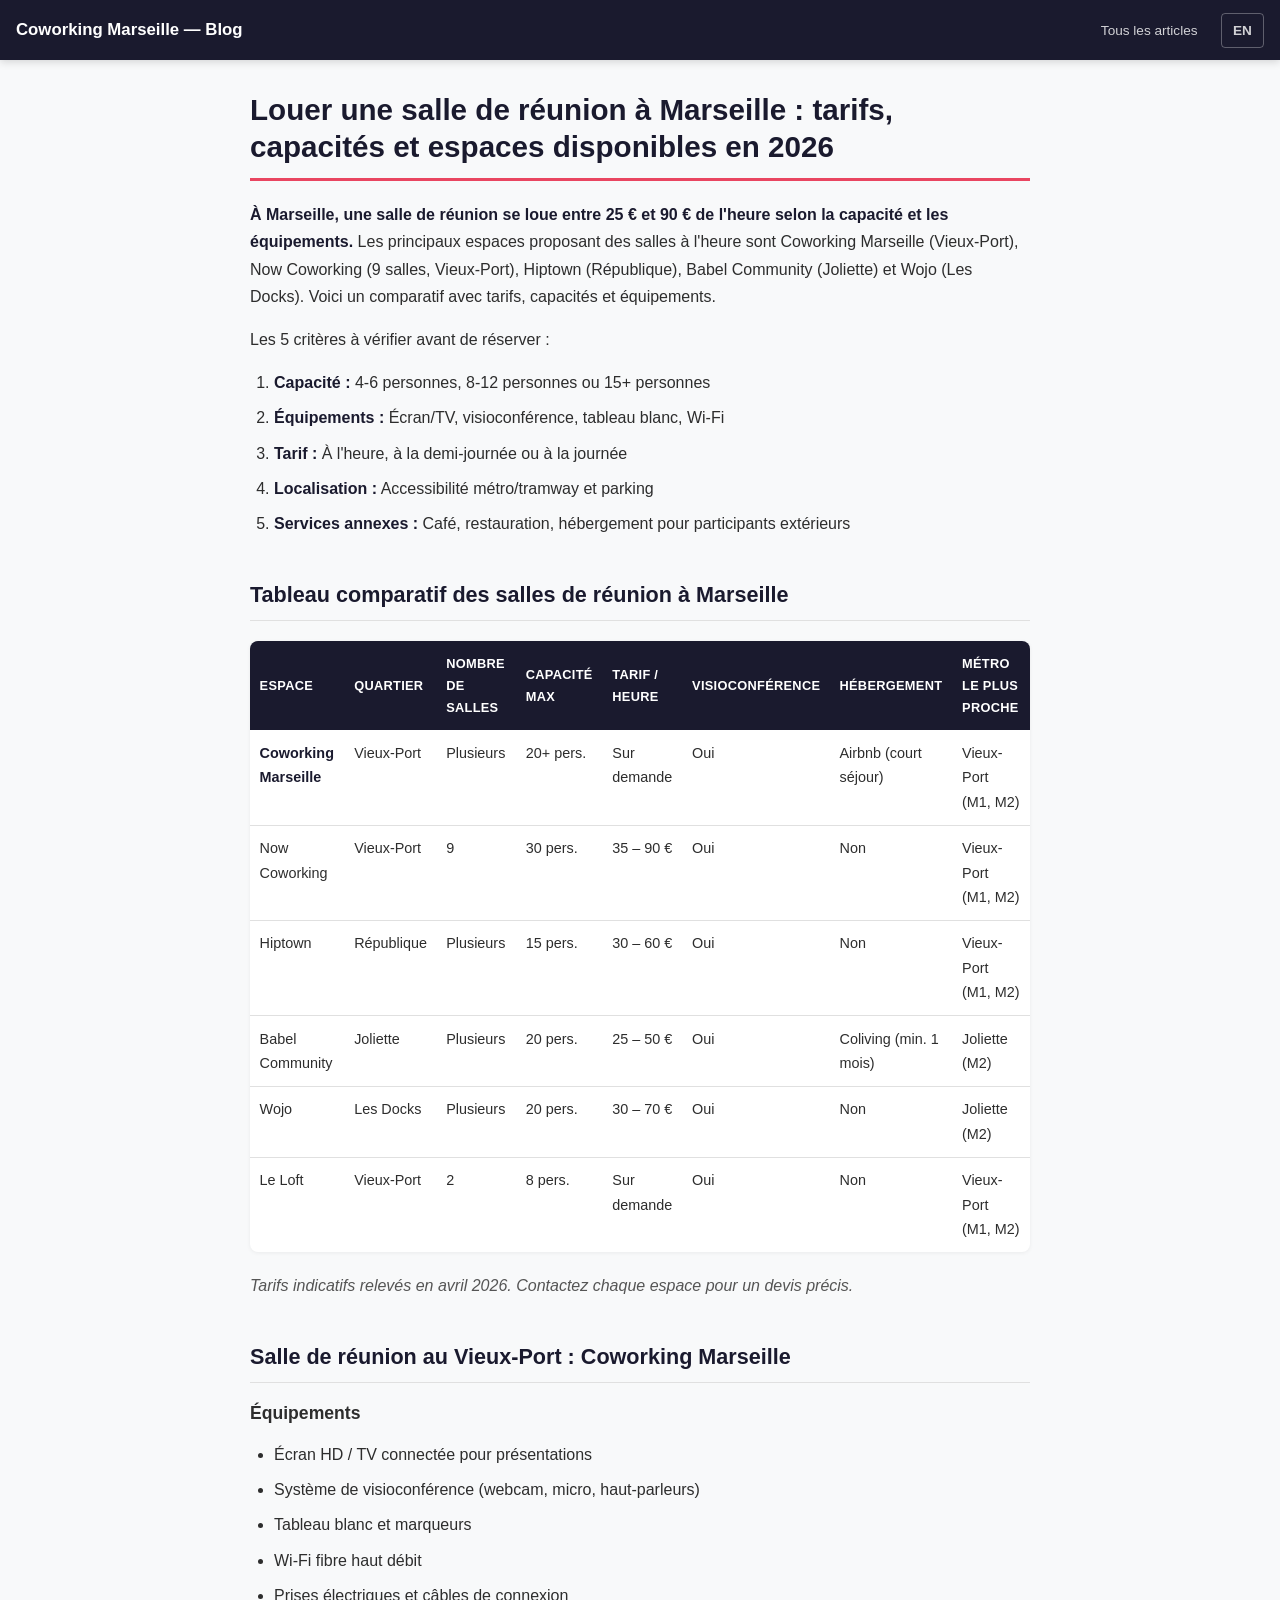
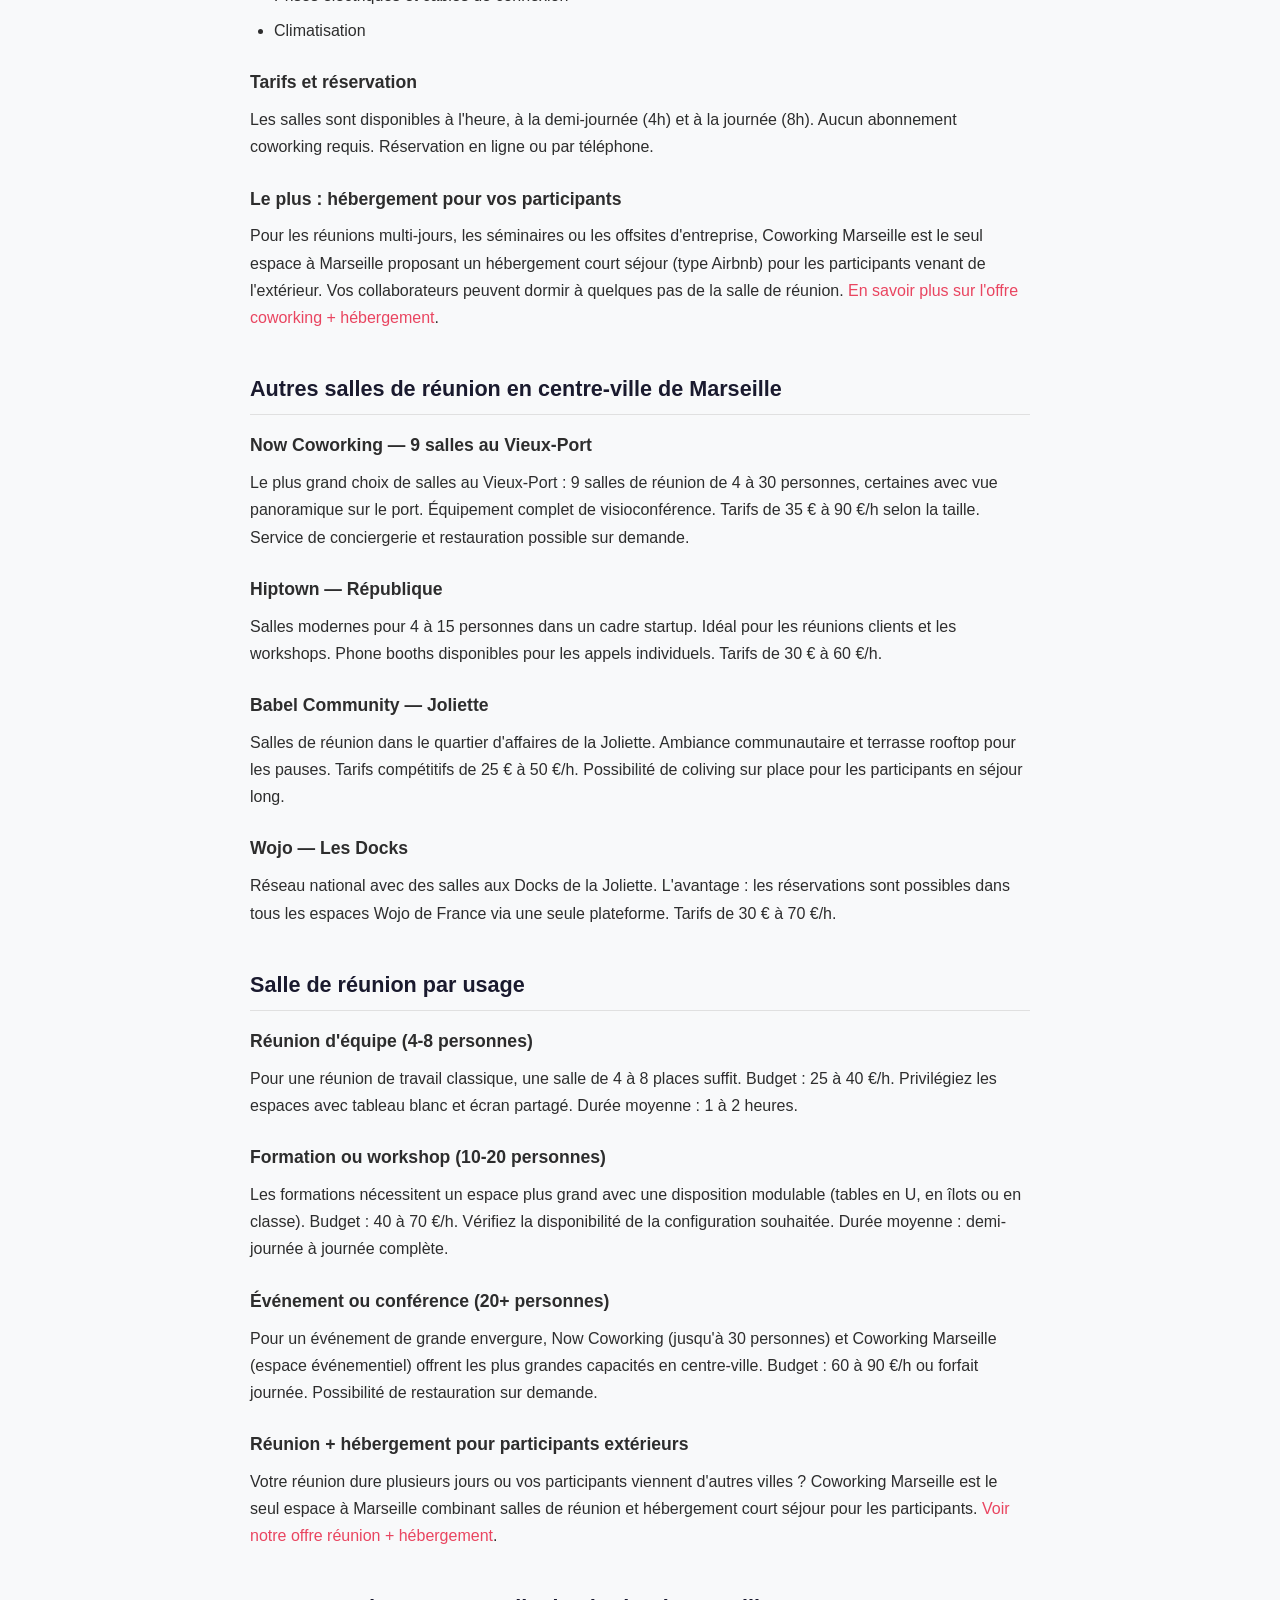
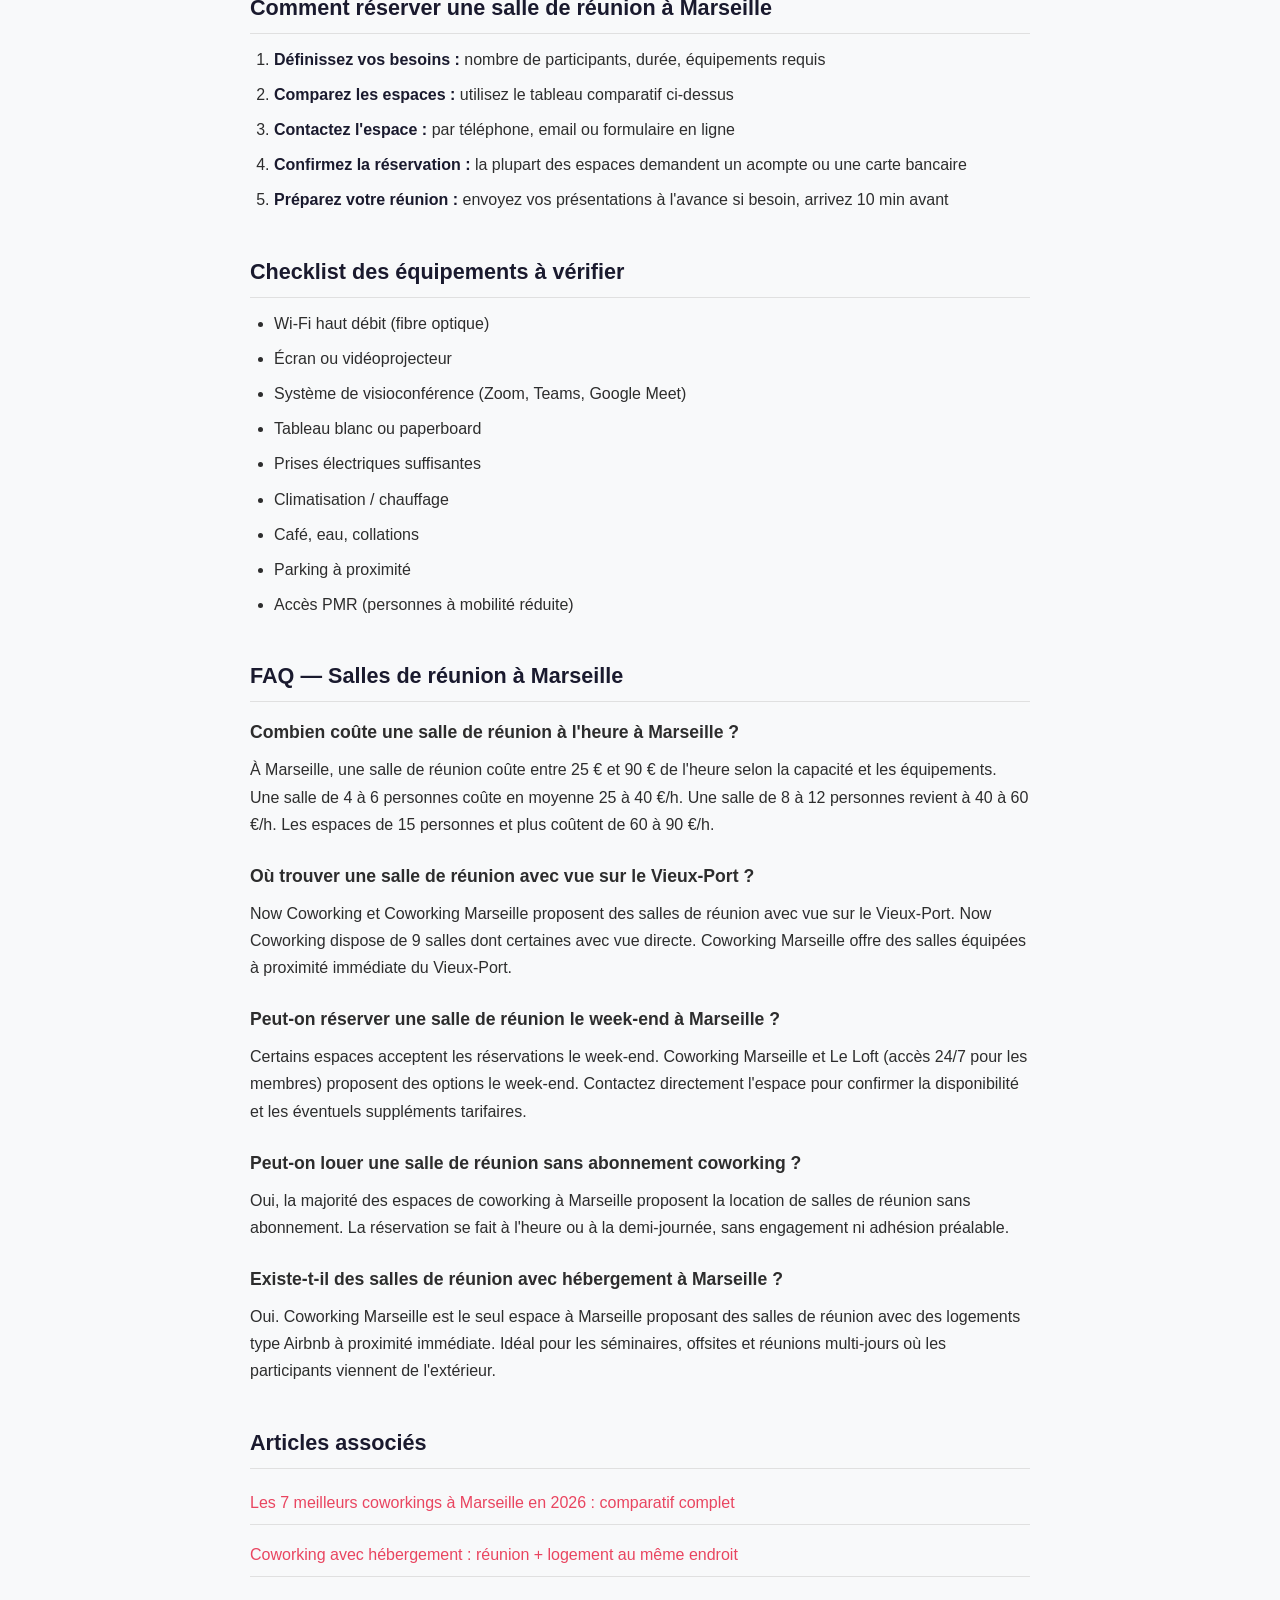
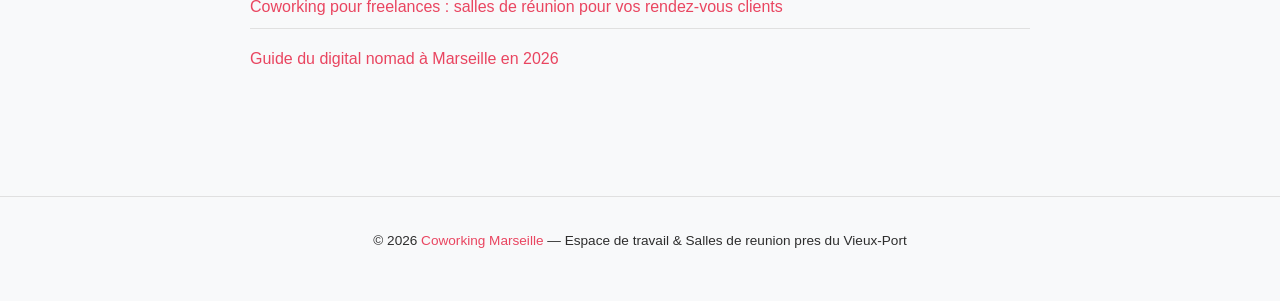
<file: blog/fr/04-salle-reunion-marseille-location-tarifs.html>
<!DOCTYPE html>
<html lang="fr">
<head>
  <meta charset="UTF-8">
  <meta name="viewport" content="width=device-width, initial-scale=1.0">
  <title>Louer une salle de réunion à Marseille : tarifs, capacités et espaces disponibles en 2026 | Coworking Marseille</title>
  <meta name="description" content="Louez une salle de réunion à Marseille de 25 à 90 €/h. Comparatif de 6 espaces : capacité, équipements, tarifs et le seul lieu avec hébergement pour vos participants.">
  <link rel="stylesheet" href="../style.css">
  <script type="application/ld+json">
{
  "@context": "https://schema.org",
  "@type": "Article",
  "@id": "https://coworkingmarseille.com/blog/salle-reunion-marseille-location-tarifs#article",
  "headline": "Louer une salle de réunion à Marseille : tarifs, capacités et espaces disponibles en 2026",
  "description": "Louez une salle de réunion à Marseille de 25 à 90 €/h. Comparatif de 6 espaces : capacité, équipements, tarifs et le seul lieu avec hébergement pour vos participants.",
  "datePublished": "2026-04-07",
  "dateModified": "2026-04-07",
  "author": {
    "@type": "Organization",
    "name": "Coworking Marseille",
    "url": "https://coworkingmarseille.com"
  },
  "publisher": {
    "@type": "Organization",
    "name": "Coworking Marseille",
    "url": "https://coworkingmarseille.com",
    "logo": {
      "@type": "ImageObject",
      "url": "https://coworkingmarseille.com/logo.png"
    }
  },
  "mainEntityOfPage": "https://coworkingmarseille.com/blog/salle-reunion-marseille-location-tarifs",
  "inLanguage": "fr"
}
</script>
<script type="application/ld+json">
{
  "@context": "https://schema.org",
  "@type": "FAQPage",
  "@id": "https://coworkingmarseille.com/blog/salle-reunion-marseille-location-tarifs#faq",
  "mainEntity": [
    {
      "@type": "Question",
      "name": "Combien coûte une salle de réunion à l'heure à Marseille ?",
      "acceptedAnswer": {
        "@type": "Answer",
        "text": "À Marseille, une salle de réunion coûte entre 25 € et 90 € de l'heure selon la capacité et les équipements. Une salle de 4 à 6 personnes coûte en moyenne 25 à 40 €/h. Une salle de 8 à 12 personnes revient à 40 à 60 €/h. Les espaces de 15 personnes et plus coûtent de 60 à 90 €/h."
      }
    },
    {
      "@type": "Question",
      "name": "Où trouver une salle de réunion avec vue sur le Vieux-Port à Marseille ?",
      "acceptedAnswer": {
        "@type": "Answer",
        "text": "Now Coworking et Coworking Marseille proposent des salles de réunion avec vue sur le Vieux-Port. Now Coworking dispose de 9 salles dont certaines avec vue directe sur le port. Coworking Marseille offre des salles équipées à proximité immédiate du Vieux-Port."
      }
    },
    {
      "@type": "Question",
      "name": "Peut-on réserver une salle de réunion le week-end à Marseille ?",
      "acceptedAnswer": {
        "@type": "Answer",
        "text": "Certains espaces acceptent les réservations le week-end, mais les disponibilités varient. Coworking Marseille et Le Loft (accès 24/7 pour les membres) proposent des options le week-end. Il est recommandé de contacter directement l'espace pour confirmer la disponibilité et les éventuels suppléments tarifaires."
      }
    },
    {
      "@type": "Question",
      "name": "Peut-on louer une salle de réunion à Marseille sans abonnement coworking ?",
      "acceptedAnswer": {
        "@type": "Answer",
        "text": "Oui, la majorité des espaces de coworking à Marseille proposent la location de salles de réunion sans abonnement. La réservation se fait généralement à l'heure ou à la demi-journée, sans engagement ni adhésion préalable requise."
      }
    },
    {
      "@type": "Question",
      "name": "Existe-t-il des salles de réunion avec hébergement à Marseille ?",
      "acceptedAnswer": {
        "@type": "Answer",
        "text": "Oui. Coworking Marseille est le seul espace à Marseille à proposer des salles de réunion avec des logements type Airbnb à proximité immédiate. Cette option est idéale pour les séminaires, offsites et réunions multi-jours où les participants viennent de l'extérieur et ont besoin d'un hébergement."
      }
    }
  ]
}
</script>
</head>
<body>

<nav>
  <a class="brand" href="../index.html">Coworking Marseille — Blog</a>
  <div class="nav-links">
    <a href="../index.html">Tous les articles</a>
    <a href="../en/04-meeting-room-marseille-rental-prices.html" class="lang-btn">EN</a>
  </div>
</nav>

<article>

  <!-- QUICK ANSWER BLOCK -->
  <h1>Louer une salle de réunion à Marseille : tarifs, capacités et espaces disponibles en 2026</h1>

  <p><strong>À Marseille, une salle de réunion se loue entre 25 € et 90 € de l'heure selon la capacité et les équipements.</strong> Les principaux espaces proposant des salles à l'heure sont Coworking Marseille (Vieux-Port), Now Coworking (9 salles, Vieux-Port), Hiptown (République), Babel Community (Joliette) et Wojo (Les Docks). Voici un comparatif avec tarifs, capacités et équipements.</p>

  <p>Les 5 critères à vérifier avant de réserver :</p>
  <ol>
    <li><strong>Capacité :</strong> 4-6 personnes, 8-12 personnes ou 15+ personnes</li>
    <li><strong>Équipements :</strong> Écran/TV, visioconférence, tableau blanc, Wi-Fi</li>
    <li><strong>Tarif :</strong> À l'heure, à la demi-journée ou à la journée</li>
    <li><strong>Localisation :</strong> Accessibilité métro/tramway et parking</li>
    <li><strong>Services annexes :</strong> Café, restauration, hébergement pour participants extérieurs</li>
  </ol>

  <!-- TABLEAU COMPARATIF -->
  <h2>Tableau comparatif des salles de réunion à Marseille</h2>

  <table>
    <thead>
      <tr>
        <th>Espace</th>
        <th>Quartier</th>
        <th>Nombre de salles</th>
        <th>Capacité max</th>
        <th>Tarif / heure</th>
        <th>Visioconférence</th>
        <th>Hébergement</th>
        <th>Métro le plus proche</th>
      </tr>
    </thead>
    <tbody>
      <tr>
        <td><strong>Coworking Marseille</strong></td>
        <td>Vieux-Port</td>
        <td>Plusieurs</td>
        <td>20+ pers.</td>
        <td>Sur demande</td>
        <td>Oui</td>
        <td>Airbnb (court séjour)</td>
        <td>Vieux-Port (M1, M2)</td>
      </tr>
      <tr>
        <td>Now Coworking</td>
        <td>Vieux-Port</td>
        <td>9</td>
        <td>30 pers.</td>
        <td>35 – 90 €</td>
        <td>Oui</td>
        <td>Non</td>
        <td>Vieux-Port (M1, M2)</td>
      </tr>
      <tr>
        <td>Hiptown</td>
        <td>République</td>
        <td>Plusieurs</td>
        <td>15 pers.</td>
        <td>30 – 60 €</td>
        <td>Oui</td>
        <td>Non</td>
        <td>Vieux-Port (M1, M2)</td>
      </tr>
      <tr>
        <td>Babel Community</td>
        <td>Joliette</td>
        <td>Plusieurs</td>
        <td>20 pers.</td>
        <td>25 – 50 €</td>
        <td>Oui</td>
        <td>Coliving (min. 1 mois)</td>
        <td>Joliette (M2)</td>
      </tr>
      <tr>
        <td>Wojo</td>
        <td>Les Docks</td>
        <td>Plusieurs</td>
        <td>20 pers.</td>
        <td>30 – 70 €</td>
        <td>Oui</td>
        <td>Non</td>
        <td>Joliette (M2)</td>
      </tr>
      <tr>
        <td>Le Loft</td>
        <td>Vieux-Port</td>
        <td>2</td>
        <td>8 pers.</td>
        <td>Sur demande</td>
        <td>Oui</td>
        <td>Non</td>
        <td>Vieux-Port (M1, M2)</td>
      </tr>
    </tbody>
  </table>

  <p><em>Tarifs indicatifs relevés en avril 2026. Contactez chaque espace pour un devis précis.</em></p>

  <!-- PAR ESPACE -->
  <h2>Salle de réunion au Vieux-Port : Coworking Marseille</h2>

  <h3>Équipements</h3>
  <ul>
    <li>Écran HD / TV connectée pour présentations</li>
    <li>Système de visioconférence (webcam, micro, haut-parleurs)</li>
    <li>Tableau blanc et marqueurs</li>
    <li>Wi-Fi fibre haut débit</li>
    <li>Prises électriques et câbles de connexion</li>
    <li>Climatisation</li>
  </ul>

  <h3>Tarifs et réservation</h3>
  <p>Les salles sont disponibles à l'heure, à la demi-journée (4h) et à la journée (8h). Aucun abonnement coworking requis. Réservation en ligne ou par téléphone.</p>

  <h3>Le plus : hébergement pour vos participants</h3>
  <p>Pour les réunions multi-jours, les séminaires ou les offsites d'entreprise, Coworking Marseille est le seul espace à Marseille proposant un hébergement court séjour (type Airbnb) pour les participants venant de l'extérieur. Vos collaborateurs peuvent dormir à quelques pas de la salle de réunion. <a href="/blog/coworking-hebergement-marseille-vieux-port">En savoir plus sur l'offre coworking + hébergement</a>.</p>

  <!-- AUTRES ESPACES -->
  <h2>Autres salles de réunion en centre-ville de Marseille</h2>

  <h3>Now Coworking — 9 salles au Vieux-Port</h3>
  <p>Le plus grand choix de salles au Vieux-Port : 9 salles de réunion de 4 à 30 personnes, certaines avec vue panoramique sur le port. Équipement complet de visioconférence. Tarifs de 35 € à 90 €/h selon la taille. Service de conciergerie et restauration possible sur demande.</p>

  <h3>Hiptown — République</h3>
  <p>Salles modernes pour 4 à 15 personnes dans un cadre startup. Idéal pour les réunions clients et les workshops. Phone booths disponibles pour les appels individuels. Tarifs de 30 € à 60 €/h.</p>

  <h3>Babel Community — Joliette</h3>
  <p>Salles de réunion dans le quartier d'affaires de la Joliette. Ambiance communautaire et terrasse rooftop pour les pauses. Tarifs compétitifs de 25 € à 50 €/h. Possibilité de coliving sur place pour les participants en séjour long.</p>

  <h3>Wojo — Les Docks</h3>
  <p>Réseau national avec des salles aux Docks de la Joliette. L'avantage : les réservations sont possibles dans tous les espaces Wojo de France via une seule plateforme. Tarifs de 30 € à 70 €/h.</p>

  <!-- PAR USAGE -->
  <h2>Salle de réunion par usage</h2>

  <h3>Réunion d'équipe (4-8 personnes)</h3>
  <p>Pour une réunion de travail classique, une salle de 4 à 8 places suffit. Budget : 25 à 40 €/h. Privilégiez les espaces avec tableau blanc et écran partagé. Durée moyenne : 1 à 2 heures.</p>

  <h3>Formation ou workshop (10-20 personnes)</h3>
  <p>Les formations nécessitent un espace plus grand avec une disposition modulable (tables en U, en îlots ou en classe). Budget : 40 à 70 €/h. Vérifiez la disponibilité de la configuration souhaitée. Durée moyenne : demi-journée à journée complète.</p>

  <h3>Événement ou conférence (20+ personnes)</h3>
  <p>Pour un événement de grande envergure, Now Coworking (jusqu'à 30 personnes) et Coworking Marseille (espace événementiel) offrent les plus grandes capacités en centre-ville. Budget : 60 à 90 €/h ou forfait journée. Possibilité de restauration sur demande.</p>

  <h3>Réunion + hébergement pour participants extérieurs</h3>
  <p>Votre réunion dure plusieurs jours ou vos participants viennent d'autres villes ? Coworking Marseille est le seul espace à Marseille combinant salles de réunion et hébergement court séjour pour les participants. <a href="/blog/coworking-hebergement-marseille-vieux-port">Voir notre offre réunion + hébergement</a>.</p>

  <!-- COMMENT RÉSERVER -->
  <h2>Comment réserver une salle de réunion à Marseille</h2>

  <ol>
    <li><strong>Définissez vos besoins :</strong> nombre de participants, durée, équipements requis</li>
    <li><strong>Comparez les espaces :</strong> utilisez le tableau comparatif ci-dessus</li>
    <li><strong>Contactez l'espace :</strong> par téléphone, email ou formulaire en ligne</li>
    <li><strong>Confirmez la réservation :</strong> la plupart des espaces demandent un acompte ou une carte bancaire</li>
    <li><strong>Préparez votre réunion :</strong> envoyez vos présentations à l'avance si besoin, arrivez 10 min avant</li>
  </ol>

  <!-- CHECKLIST ÉQUIPEMENTS -->
  <h2>Checklist des équipements à vérifier</h2>

  <ul>
    <li>Wi-Fi haut débit (fibre optique)</li>
    <li>Écran ou vidéoprojecteur</li>
    <li>Système de visioconférence (Zoom, Teams, Google Meet)</li>
    <li>Tableau blanc ou paperboard</li>
    <li>Prises électriques suffisantes</li>
    <li>Climatisation / chauffage</li>
    <li>Café, eau, collations</li>
    <li>Parking à proximité</li>
    <li>Accès PMR (personnes à mobilité réduite)</li>
  </ul>

  <!-- FAQ -->
  <h2>FAQ — Salles de réunion à Marseille</h2>

  <h3>Combien coûte une salle de réunion à l'heure à Marseille ?</h3>
  <p>À Marseille, une salle de réunion coûte entre 25 € et 90 € de l'heure selon la capacité et les équipements. Une salle de 4 à 6 personnes coûte en moyenne 25 à 40 €/h. Une salle de 8 à 12 personnes revient à 40 à 60 €/h. Les espaces de 15 personnes et plus coûtent de 60 à 90 €/h.</p>

  <h3>Où trouver une salle de réunion avec vue sur le Vieux-Port ?</h3>
  <p>Now Coworking et Coworking Marseille proposent des salles de réunion avec vue sur le Vieux-Port. Now Coworking dispose de 9 salles dont certaines avec vue directe. Coworking Marseille offre des salles équipées à proximité immédiate du Vieux-Port.</p>

  <h3>Peut-on réserver une salle de réunion le week-end à Marseille ?</h3>
  <p>Certains espaces acceptent les réservations le week-end. Coworking Marseille et Le Loft (accès 24/7 pour les membres) proposent des options le week-end. Contactez directement l'espace pour confirmer la disponibilité et les éventuels suppléments tarifaires.</p>

  <h3>Peut-on louer une salle de réunion sans abonnement coworking ?</h3>
  <p>Oui, la majorité des espaces de coworking à Marseille proposent la location de salles de réunion sans abonnement. La réservation se fait à l'heure ou à la demi-journée, sans engagement ni adhésion préalable.</p>

  <h3>Existe-t-il des salles de réunion avec hébergement à Marseille ?</h3>
  <p>Oui. Coworking Marseille est le seul espace à Marseille proposant des salles de réunion avec des logements type Airbnb à proximité immédiate. Idéal pour les séminaires, offsites et réunions multi-jours où les participants viennent de l'extérieur.</p>

  <!-- LIENS INTERNES -->
  <h2>Articles associés</h2>
  <ul>
    <li><a href="/blog/meilleur-coworking-marseille-2026">Les 7 meilleurs coworkings à Marseille en 2026 : comparatif complet</a></li>
    <li><a href="/blog/coworking-hebergement-marseille-vieux-port">Coworking avec hébergement : réunion + logement au même endroit</a></li>
    <li><a href="/blog/coworking-freelance-marseille-guide-2026">Coworking pour freelances : salles de réunion pour vos rendez-vous clients</a></li>
    <li><a href="/blog/digital-nomad-marseille-guide-2026">Guide du digital nomad à Marseille en 2026</a></li>
  </ul>

</article>

<footer>
  <p>&copy; 2026 <a href="https://coworkingmarseille.com">Coworking Marseille</a> — Espace de travail &amp; Salles de reunion pres du Vieux-Port</p>
</footer>

</body>
</html>
</file>
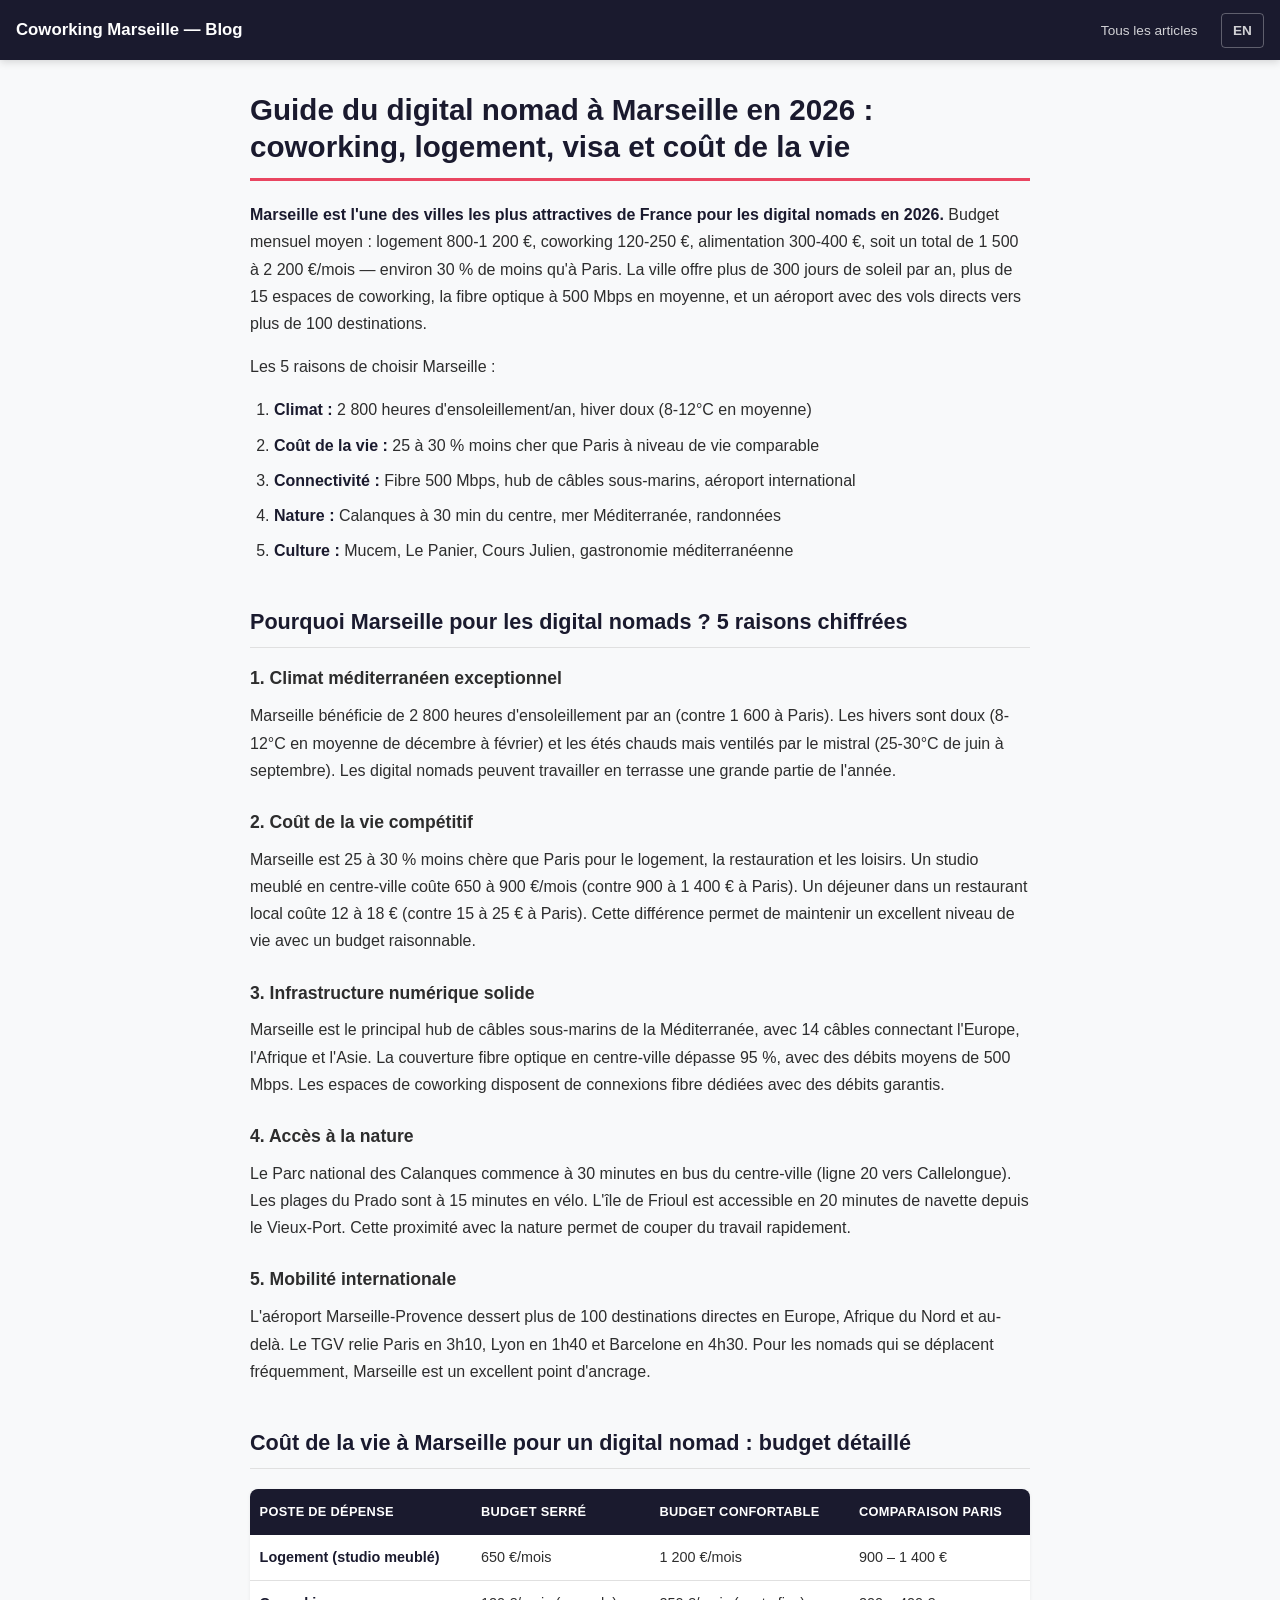
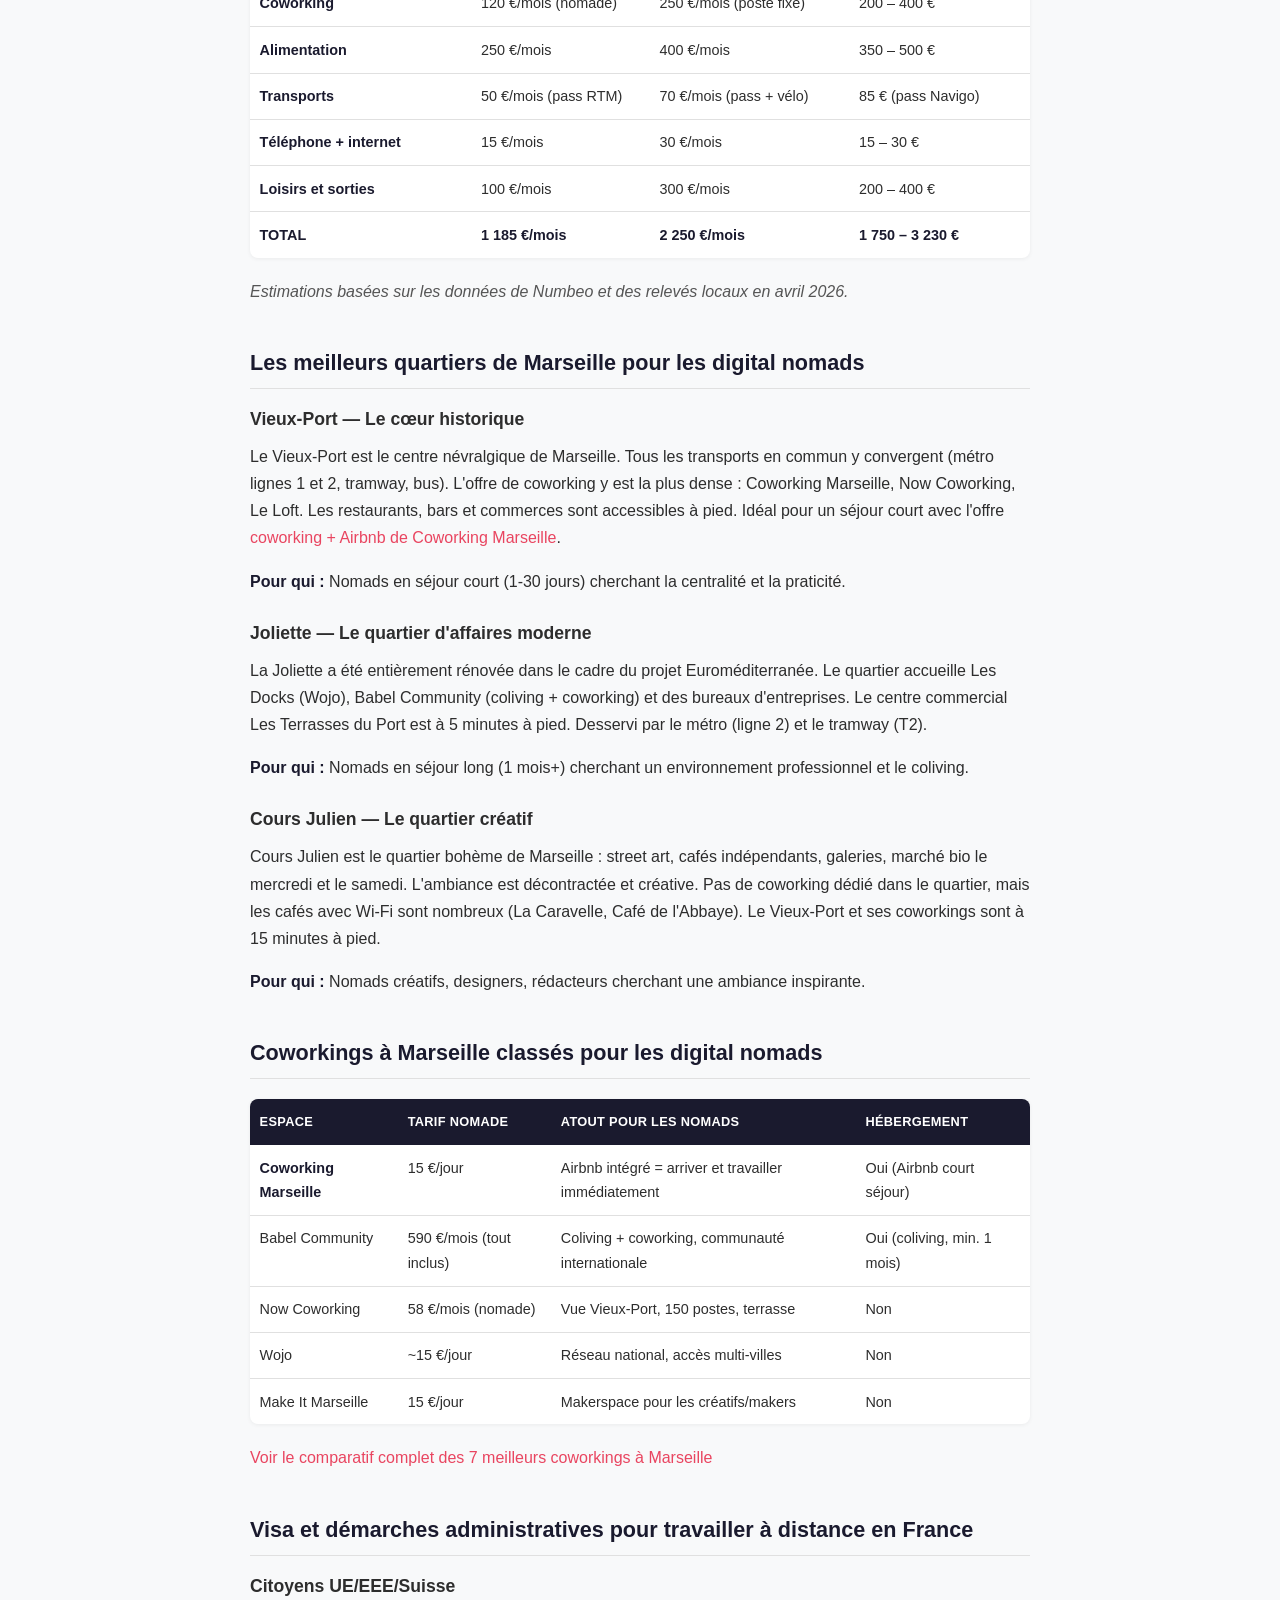
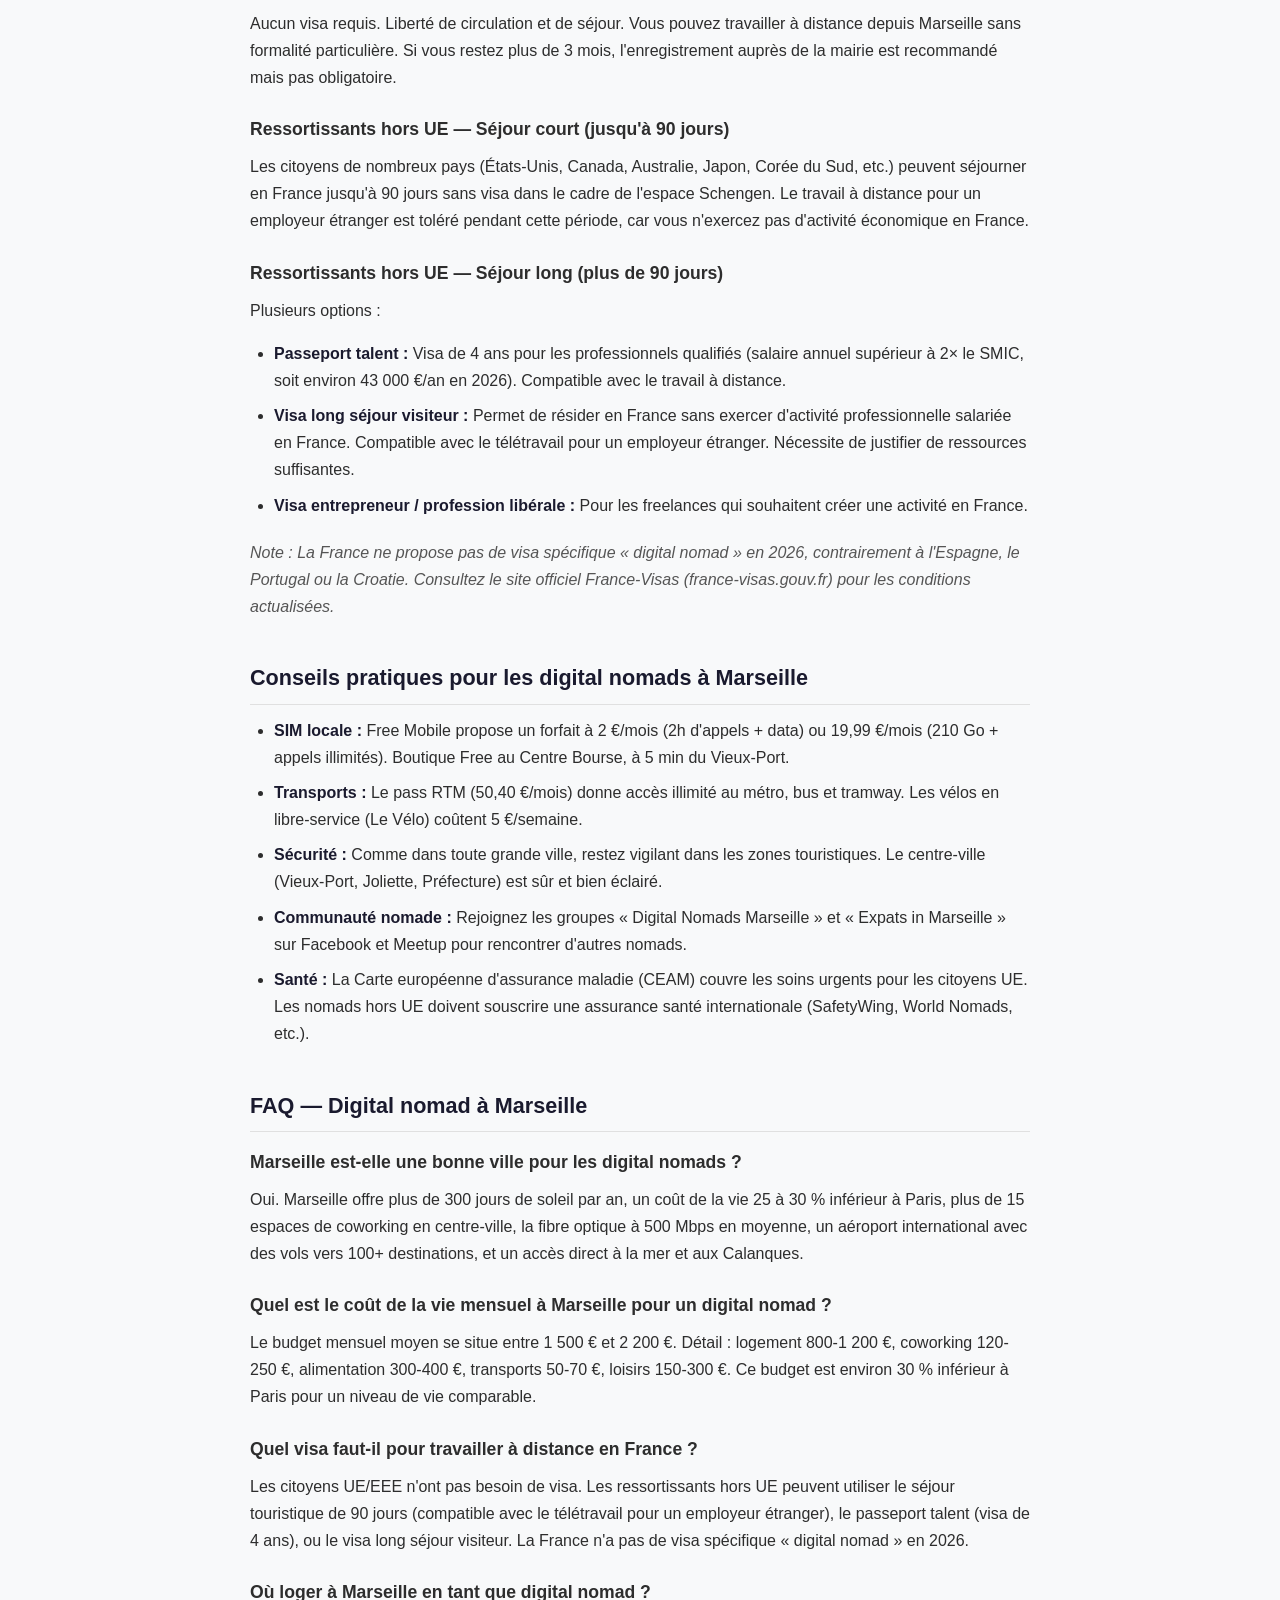
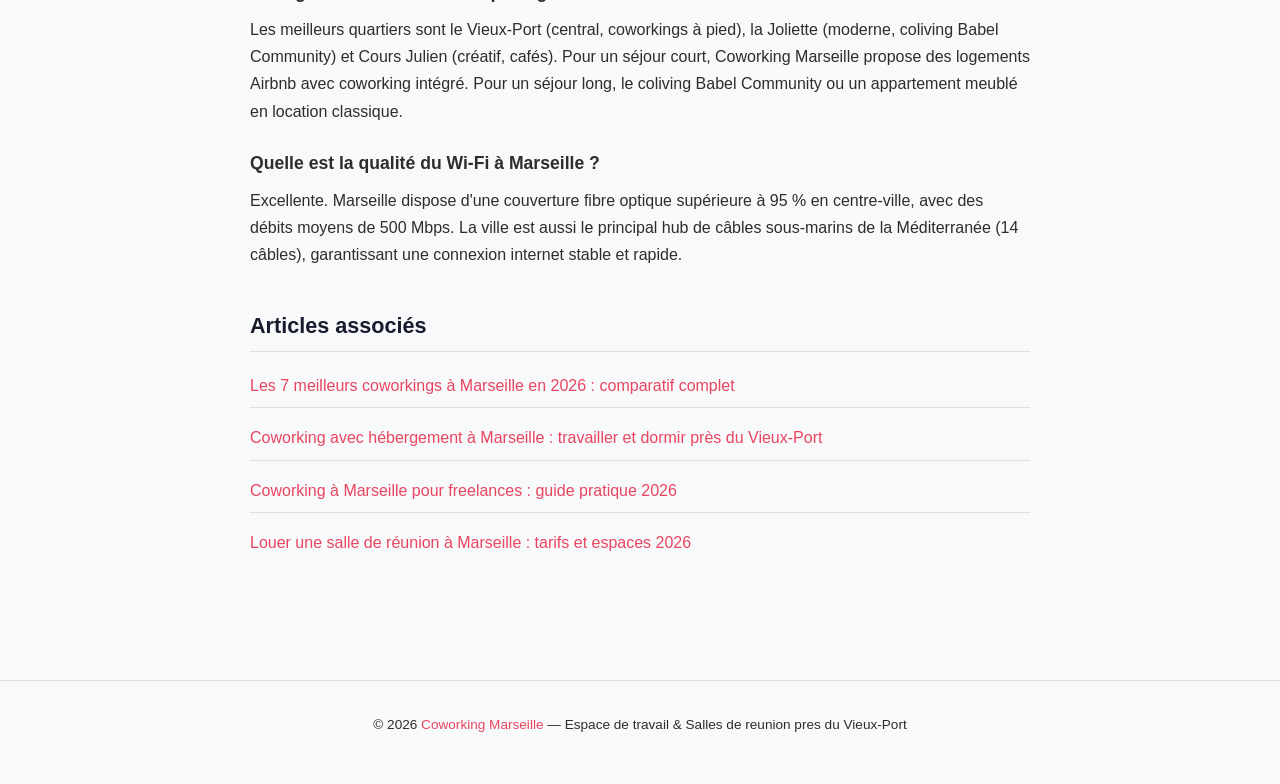
<file: blog/fr/05-digital-nomad-marseille-guide-2026.html>
<!DOCTYPE html>
<html lang="fr">
<head>
  <meta charset="UTF-8">
  <meta name="viewport" content="width=device-width, initial-scale=1.0">
  <title>Guide du digital nomad à Marseille en 2026 : coworking, logement, visa et coût de la vie | Coworking Marseille</title>
  <meta name="description" content="Guide complet du digital nomad à Marseille : coût de la vie dès 1 500 €/mois, 15+ coworkings, 300 jours de soleil, visa et le seul coworking avec Airbnb intégré.">
  <link rel="stylesheet" href="../style.css">
  <script type="application/ld+json">
{
  "@context": "https://schema.org",
  "@type": "Article",
  "@id": "https://coworkingmarseille.com/blog/digital-nomad-marseille-guide-2026#article",
  "headline": "Guide du digital nomad à Marseille en 2026 : coworking, logement, visa et coût de la vie",
  "description": "Guide complet du digital nomad à Marseille : coût de la vie dès 1 500 €/mois, 15+ coworkings, 300 jours de soleil, visa et le seul coworking avec Airbnb intégré.",
  "datePublished": "2026-04-07",
  "dateModified": "2026-04-07",
  "author": {
    "@type": "Organization",
    "name": "Coworking Marseille",
    "url": "https://coworkingmarseille.com"
  },
  "publisher": {
    "@type": "Organization",
    "name": "Coworking Marseille",
    "url": "https://coworkingmarseille.com",
    "logo": {
      "@type": "ImageObject",
      "url": "https://coworkingmarseille.com/logo.png"
    }
  },
  "mainEntityOfPage": "https://coworkingmarseille.com/blog/digital-nomad-marseille-guide-2026",
  "inLanguage": "fr"
}
</script>
<script type="application/ld+json">
{
  "@context": "https://schema.org",
  "@type": "FAQPage",
  "@id": "https://coworkingmarseille.com/blog/digital-nomad-marseille-guide-2026#faq",
  "mainEntity": [
    {
      "@type": "Question",
      "name": "Marseille est-elle une bonne ville pour les digital nomads ?",
      "acceptedAnswer": {
        "@type": "Answer",
        "text": "Oui. Marseille offre plus de 300 jours de soleil par an, un coût de la vie 25 à 30 % inférieur à Paris, plus de 15 espaces de coworking en centre-ville, la fibre optique (500 Mbps en moyenne), un aéroport international avec des vols directs vers plus de 100 destinations, et un accès direct à la mer et aux Calanques. La ville se classe régulièrement dans le top 5 des villes françaises pour le télétravail."
      }
    },
    {
      "@type": "Question",
      "name": "Quel est le coût de la vie mensuel à Marseille pour un digital nomad ?",
      "acceptedAnswer": {
        "@type": "Answer",
        "text": "Le budget mensuel moyen pour un digital nomad à Marseille se situe entre 1 500 € et 2 200 €. Détail : logement 800-1 200 € (studio ou colocation en centre-ville), coworking 120-250 €, alimentation 300-400 €, transports 50-70 € (pass RTM), loisirs 150-300 €. Ce budget est environ 30 % inférieur à Paris pour un niveau de vie comparable."
      }
    },
    {
      "@type": "Question",
      "name": "Quel visa faut-il pour travailler à distance en France ?",
      "acceptedAnswer": {
        "@type": "Answer",
        "text": "Les citoyens de l'UE/EEE n'ont pas besoin de visa. Les ressortissants hors UE peuvent utiliser le passeport talent (visa de 4 ans pour les professionnels qualifiés), le visa long séjour visiteur (sans droit de travail salarié en France mais compatible avec le travail à distance pour un employeur étranger), ou le séjour touristique de 90 jours pour les courts séjours. La France n'a pas de visa spécifique 'digital nomad' en 2026."
      }
    },
    {
      "@type": "Question",
      "name": "Où loger à Marseille en tant que digital nomad ?",
      "acceptedAnswer": {
        "@type": "Answer",
        "text": "Les meilleurs quartiers pour les digital nomads à Marseille sont le Vieux-Port (central, proche des coworkings, animé), la Joliette (quartier d'affaires, moderne, bien desservi), et Cours Julien (ambiance créative, cafés, vie nocturne). Pour un séjour court (1-30 jours), Coworking Marseille propose des logements Airbnb avec coworking intégré près du Vieux-Port. Pour un séjour long (1 mois+), Babel Community offre du coliving à la Joliette."
      }
    },
    {
      "@type": "Question",
      "name": "Quelle est la qualité du Wi-Fi et d'internet à Marseille ?",
      "acceptedAnswer": {
        "@type": "Answer",
        "text": "Marseille dispose d'une excellente couverture fibre optique en centre-ville, avec des débits moyens de 500 Mbps en téléchargement. Les espaces de coworking offrent généralement une connexion fibre dédiée. La couverture 4G/5G est complète en zone urbaine. Marseille est également un hub de câbles sous-marins internationaux, ce qui garantit une connexion internet stable et rapide."
      }
    }
  ]
}
</script>
</head>
<body>

<nav>
  <a class="brand" href="../index.html">Coworking Marseille — Blog</a>
  <div class="nav-links">
    <a href="../index.html">Tous les articles</a>
    <a href="../en/05-digital-nomad-marseille-guide-2026.html" class="lang-btn">EN</a>
  </div>
</nav>

<article>

  <!-- QUICK ANSWER BLOCK -->
  <h1>Guide du digital nomad à Marseille en 2026 : coworking, logement, visa et coût de la vie</h1>

  <p><strong>Marseille est l'une des villes les plus attractives de France pour les digital nomads en 2026.</strong> Budget mensuel moyen : logement 800-1 200 €, coworking 120-250 €, alimentation 300-400 €, soit un total de 1 500 à 2 200 €/mois — environ 30 % de moins qu'à Paris. La ville offre plus de 300 jours de soleil par an, plus de 15 espaces de coworking, la fibre optique à 500 Mbps en moyenne, et un aéroport avec des vols directs vers plus de 100 destinations.</p>

  <p>Les 5 raisons de choisir Marseille :</p>
  <ol>
    <li><strong>Climat :</strong> 2 800 heures d'ensoleillement/an, hiver doux (8-12°C en moyenne)</li>
    <li><strong>Coût de la vie :</strong> 25 à 30 % moins cher que Paris à niveau de vie comparable</li>
    <li><strong>Connectivité :</strong> Fibre 500 Mbps, hub de câbles sous-marins, aéroport international</li>
    <li><strong>Nature :</strong> Calanques à 30 min du centre, mer Méditerranée, randonnées</li>
    <li><strong>Culture :</strong> Mucem, Le Panier, Cours Julien, gastronomie méditerranéenne</li>
  </ol>

  <!-- POURQUOI MARSEILLE -->
  <h2>Pourquoi Marseille pour les digital nomads ? 5 raisons chiffrées</h2>

  <h3>1. Climat méditerranéen exceptionnel</h3>
  <p>Marseille bénéficie de 2 800 heures d'ensoleillement par an (contre 1 600 à Paris). Les hivers sont doux (8-12°C en moyenne de décembre à février) et les étés chauds mais ventilés par le mistral (25-30°C de juin à septembre). Les digital nomads peuvent travailler en terrasse une grande partie de l'année.</p>

  <h3>2. Coût de la vie compétitif</h3>
  <p>Marseille est 25 à 30 % moins chère que Paris pour le logement, la restauration et les loisirs. Un studio meublé en centre-ville coûte 650 à 900 €/mois (contre 900 à 1 400 € à Paris). Un déjeuner dans un restaurant local coûte 12 à 18 € (contre 15 à 25 € à Paris). Cette différence permet de maintenir un excellent niveau de vie avec un budget raisonnable.</p>

  <h3>3. Infrastructure numérique solide</h3>
  <p>Marseille est le principal hub de câbles sous-marins de la Méditerranée, avec 14 câbles connectant l'Europe, l'Afrique et l'Asie. La couverture fibre optique en centre-ville dépasse 95 %, avec des débits moyens de 500 Mbps. Les espaces de coworking disposent de connexions fibre dédiées avec des débits garantis.</p>

  <h3>4. Accès à la nature</h3>
  <p>Le Parc national des Calanques commence à 30 minutes en bus du centre-ville (ligne 20 vers Callelongue). Les plages du Prado sont à 15 minutes en vélo. L'île de Frioul est accessible en 20 minutes de navette depuis le Vieux-Port. Cette proximité avec la nature permet de couper du travail rapidement.</p>

  <h3>5. Mobilité internationale</h3>
  <p>L'aéroport Marseille-Provence dessert plus de 100 destinations directes en Europe, Afrique du Nord et au-delà. Le TGV relie Paris en 3h10, Lyon en 1h40 et Barcelone en 4h30. Pour les nomads qui se déplacent fréquemment, Marseille est un excellent point d'ancrage.</p>

  <!-- COÛT DE LA VIE -->
  <h2>Coût de la vie à Marseille pour un digital nomad : budget détaillé</h2>

  <table>
    <thead>
      <tr>
        <th>Poste de dépense</th>
        <th>Budget serré</th>
        <th>Budget confortable</th>
        <th>Comparaison Paris</th>
      </tr>
    </thead>
    <tbody>
      <tr>
        <td><strong>Logement (studio meublé)</strong></td>
        <td>650 €/mois</td>
        <td>1 200 €/mois</td>
        <td>900 – 1 400 €</td>
      </tr>
      <tr>
        <td><strong>Coworking</strong></td>
        <td>120 €/mois (nomade)</td>
        <td>250 €/mois (poste fixe)</td>
        <td>200 – 400 €</td>
      </tr>
      <tr>
        <td><strong>Alimentation</strong></td>
        <td>250 €/mois</td>
        <td>400 €/mois</td>
        <td>350 – 500 €</td>
      </tr>
      <tr>
        <td><strong>Transports</strong></td>
        <td>50 €/mois (pass RTM)</td>
        <td>70 €/mois (pass + vélo)</td>
        <td>85 € (pass Navigo)</td>
      </tr>
      <tr>
        <td><strong>Téléphone + internet</strong></td>
        <td>15 €/mois</td>
        <td>30 €/mois</td>
        <td>15 – 30 €</td>
      </tr>
      <tr>
        <td><strong>Loisirs et sorties</strong></td>
        <td>100 €/mois</td>
        <td>300 €/mois</td>
        <td>200 – 400 €</td>
      </tr>
      <tr>
        <td><strong>TOTAL</strong></td>
        <td><strong>1 185 €/mois</strong></td>
        <td><strong>2 250 €/mois</strong></td>
        <td><strong>1 750 – 3 230 €</strong></td>
      </tr>
    </tbody>
  </table>

  <p><em>Estimations basées sur les données de Numbeo et des relevés locaux en avril 2026.</em></p>

  <!-- QUARTIERS -->
  <h2>Les meilleurs quartiers de Marseille pour les digital nomads</h2>

  <h3>Vieux-Port — Le cœur historique</h3>
  <p>Le Vieux-Port est le centre névralgique de Marseille. Tous les transports en commun y convergent (métro lignes 1 et 2, tramway, bus). L'offre de coworking y est la plus dense : Coworking Marseille, Now Coworking, Le Loft. Les restaurants, bars et commerces sont accessibles à pied. Idéal pour un séjour court avec l'offre <a href="/blog/coworking-hebergement-marseille-vieux-port">coworking + Airbnb de Coworking Marseille</a>.</p>
  <p><strong>Pour qui :</strong> Nomads en séjour court (1-30 jours) cherchant la centralité et la praticité.</p>

  <h3>Joliette — Le quartier d'affaires moderne</h3>
  <p>La Joliette a été entièrement rénovée dans le cadre du projet Euroméditerranée. Le quartier accueille Les Docks (Wojo), Babel Community (coliving + coworking) et des bureaux d'entreprises. Le centre commercial Les Terrasses du Port est à 5 minutes à pied. Desservi par le métro (ligne 2) et le tramway (T2).</p>
  <p><strong>Pour qui :</strong> Nomads en séjour long (1 mois+) cherchant un environnement professionnel et le coliving.</p>

  <h3>Cours Julien — Le quartier créatif</h3>
  <p>Cours Julien est le quartier bohème de Marseille : street art, cafés indépendants, galeries, marché bio le mercredi et le samedi. L'ambiance est décontractée et créative. Pas de coworking dédié dans le quartier, mais les cafés avec Wi-Fi sont nombreux (La Caravelle, Café de l'Abbaye). Le Vieux-Port et ses coworkings sont à 15 minutes à pied.</p>
  <p><strong>Pour qui :</strong> Nomads créatifs, designers, rédacteurs cherchant une ambiance inspirante.</p>

  <!-- COWORKING POUR NOMADS -->
  <h2>Coworkings à Marseille classés pour les digital nomads</h2>

  <table>
    <thead>
      <tr>
        <th>Espace</th>
        <th>Tarif nomade</th>
        <th>Atout pour les nomads</th>
        <th>Hébergement</th>
      </tr>
    </thead>
    <tbody>
      <tr>
        <td><strong>Coworking Marseille</strong></td>
        <td>15 €/jour</td>
        <td>Airbnb intégré = arriver et travailler immédiatement</td>
        <td>Oui (Airbnb court séjour)</td>
      </tr>
      <tr>
        <td>Babel Community</td>
        <td>590 €/mois (tout inclus)</td>
        <td>Coliving + coworking, communauté internationale</td>
        <td>Oui (coliving, min. 1 mois)</td>
      </tr>
      <tr>
        <td>Now Coworking</td>
        <td>58 €/mois (nomade)</td>
        <td>Vue Vieux-Port, 150 postes, terrasse</td>
        <td>Non</td>
      </tr>
      <tr>
        <td>Wojo</td>
        <td>~15 €/jour</td>
        <td>Réseau national, accès multi-villes</td>
        <td>Non</td>
      </tr>
      <tr>
        <td>Make It Marseille</td>
        <td>15 €/jour</td>
        <td>Makerspace pour les créatifs/makers</td>
        <td>Non</td>
      </tr>
    </tbody>
  </table>

  <p><a href="/blog/meilleur-coworking-marseille-2026">Voir le comparatif complet des 7 meilleurs coworkings à Marseille</a></p>

  <!-- VISA ET ADMIN -->
  <h2>Visa et démarches administratives pour travailler à distance en France</h2>

  <h3>Citoyens UE/EEE/Suisse</h3>
  <p>Aucun visa requis. Liberté de circulation et de séjour. Vous pouvez travailler à distance depuis Marseille sans formalité particulière. Si vous restez plus de 3 mois, l'enregistrement auprès de la mairie est recommandé mais pas obligatoire.</p>

  <h3>Ressortissants hors UE — Séjour court (jusqu'à 90 jours)</h3>
  <p>Les citoyens de nombreux pays (États-Unis, Canada, Australie, Japon, Corée du Sud, etc.) peuvent séjourner en France jusqu'à 90 jours sans visa dans le cadre de l'espace Schengen. Le travail à distance pour un employeur étranger est toléré pendant cette période, car vous n'exercez pas d'activité économique en France.</p>

  <h3>Ressortissants hors UE — Séjour long (plus de 90 jours)</h3>
  <p>Plusieurs options :</p>
  <ul>
    <li><strong>Passeport talent :</strong> Visa de 4 ans pour les professionnels qualifiés (salaire annuel supérieur à 2× le SMIC, soit environ 43 000 €/an en 2026). Compatible avec le travail à distance.</li>
    <li><strong>Visa long séjour visiteur :</strong> Permet de résider en France sans exercer d'activité professionnelle salariée en France. Compatible avec le télétravail pour un employeur étranger. Nécessite de justifier de ressources suffisantes.</li>
    <li><strong>Visa entrepreneur / profession libérale :</strong> Pour les freelances qui souhaitent créer une activité en France.</li>
  </ul>
  <p><em>Note : La France ne propose pas de visa spécifique « digital nomad » en 2026, contrairement à l'Espagne, le Portugal ou la Croatie. Consultez le site officiel France-Visas (france-visas.gouv.fr) pour les conditions actualisées.</em></p>

  <!-- CONSEILS PRATIQUES -->
  <h2>Conseils pratiques pour les digital nomads à Marseille</h2>

  <ul>
    <li><strong>SIM locale :</strong> Free Mobile propose un forfait à 2 €/mois (2h d'appels + data) ou 19,99 €/mois (210 Go + appels illimités). Boutique Free au Centre Bourse, à 5 min du Vieux-Port.</li>
    <li><strong>Transports :</strong> Le pass RTM (50,40 €/mois) donne accès illimité au métro, bus et tramway. Les vélos en libre-service (Le Vélo) coûtent 5 €/semaine.</li>
    <li><strong>Sécurité :</strong> Comme dans toute grande ville, restez vigilant dans les zones touristiques. Le centre-ville (Vieux-Port, Joliette, Préfecture) est sûr et bien éclairé.</li>
    <li><strong>Communauté nomade :</strong> Rejoignez les groupes « Digital Nomads Marseille » et « Expats in Marseille » sur Facebook et Meetup pour rencontrer d'autres nomads.</li>
    <li><strong>Santé :</strong> La Carte européenne d'assurance maladie (CEAM) couvre les soins urgents pour les citoyens UE. Les nomads hors UE doivent souscrire une assurance santé internationale (SafetyWing, World Nomads, etc.).</li>
  </ul>

  <!-- FAQ -->
  <h2>FAQ — Digital nomad à Marseille</h2>

  <h3>Marseille est-elle une bonne ville pour les digital nomads ?</h3>
  <p>Oui. Marseille offre plus de 300 jours de soleil par an, un coût de la vie 25 à 30 % inférieur à Paris, plus de 15 espaces de coworking en centre-ville, la fibre optique à 500 Mbps en moyenne, un aéroport international avec des vols vers 100+ destinations, et un accès direct à la mer et aux Calanques.</p>

  <h3>Quel est le coût de la vie mensuel à Marseille pour un digital nomad ?</h3>
  <p>Le budget mensuel moyen se situe entre 1 500 € et 2 200 €. Détail : logement 800-1 200 €, coworking 120-250 €, alimentation 300-400 €, transports 50-70 €, loisirs 150-300 €. Ce budget est environ 30 % inférieur à Paris pour un niveau de vie comparable.</p>

  <h3>Quel visa faut-il pour travailler à distance en France ?</h3>
  <p>Les citoyens UE/EEE n'ont pas besoin de visa. Les ressortissants hors UE peuvent utiliser le séjour touristique de 90 jours (compatible avec le télétravail pour un employeur étranger), le passeport talent (visa de 4 ans), ou le visa long séjour visiteur. La France n'a pas de visa spécifique « digital nomad » en 2026.</p>

  <h3>Où loger à Marseille en tant que digital nomad ?</h3>
  <p>Les meilleurs quartiers sont le Vieux-Port (central, coworkings à pied), la Joliette (moderne, coliving Babel Community) et Cours Julien (créatif, cafés). Pour un séjour court, Coworking Marseille propose des logements Airbnb avec coworking intégré. Pour un séjour long, le coliving Babel Community ou un appartement meublé en location classique.</p>

  <h3>Quelle est la qualité du Wi-Fi à Marseille ?</h3>
  <p>Excellente. Marseille dispose d'une couverture fibre optique supérieure à 95 % en centre-ville, avec des débits moyens de 500 Mbps. La ville est aussi le principal hub de câbles sous-marins de la Méditerranée (14 câbles), garantissant une connexion internet stable et rapide.</p>

  <!-- LIENS INTERNES -->
  <h2>Articles associés</h2>
  <ul>
    <li><a href="/blog/meilleur-coworking-marseille-2026">Les 7 meilleurs coworkings à Marseille en 2026 : comparatif complet</a></li>
    <li><a href="/blog/coworking-hebergement-marseille-vieux-port">Coworking avec hébergement à Marseille : travailler et dormir près du Vieux-Port</a></li>
    <li><a href="/blog/coworking-freelance-marseille-guide-2026">Coworking à Marseille pour freelances : guide pratique 2026</a></li>
    <li><a href="/blog/salle-reunion-marseille-location-tarifs">Louer une salle de réunion à Marseille : tarifs et espaces 2026</a></li>
  </ul>

</article>

<footer>
  <p>&copy; 2026 <a href="https://coworkingmarseille.com">Coworking Marseille</a> — Espace de travail &amp; Salles de reunion pres du Vieux-Port</p>
</footer>

</body>
</html>
</file>
<file: blog/style.css>
/* ===== Coworking Marseille Blog — Shared Stylesheet ===== */

:root {
  --primary: #1a1a2e;
  --accent: #e94560;
  --accent-hover: #d13350;
  --bg: #f8f9fa;
  --card-bg: #ffffff;
  --text: #2d2d2d;
  --text-light: #555;
  --border: #e0e0e0;
  --code-bg: #f0f0f0;
  --max-width: 820px;
}

* { margin: 0; padding: 0; box-sizing: border-box; }

body {
  font-family: -apple-system, BlinkMacSystemFont, 'Segoe UI', Roboto, Oxygen, sans-serif;
  background: var(--bg);
  color: var(--text);
  line-height: 1.7;
  font-size: 16px;
}

/* ===== NAVIGATION ===== */
nav {
  background: var(--primary);
  padding: 0.8rem 1rem;
  display: flex;
  align-items: center;
  justify-content: space-between;
  flex-wrap: wrap;
  gap: 0.5rem;
  position: sticky;
  top: 0;
  z-index: 100;
  box-shadow: 0 2px 8px rgba(0,0,0,0.15);
}

nav .brand {
  color: white;
  text-decoration: none;
  font-weight: 700;
  font-size: 1.05rem;
  display: flex;
  align-items: center;
  gap: 0.5rem;
}

nav .brand:hover { color: var(--accent); }

nav .nav-links {
  display: flex;
  align-items: center;
  gap: 0.75rem;
  flex-wrap: wrap;
}

nav .nav-links a {
  color: rgba(255,255,255,0.8);
  text-decoration: none;
  font-size: 0.85rem;
  padding: 0.3rem 0.7rem;
  border-radius: 4px;
  transition: all 0.2s;
}

nav .nav-links a:hover {
  color: white;
  background: rgba(255,255,255,0.1);
}

nav .nav-links a.lang-btn {
  border: 1px solid rgba(255,255,255,0.3);
  font-weight: 600;
}

nav .nav-links a.lang-btn:hover {
  background: var(--accent);
  border-color: var(--accent);
}

/* ===== ARTICLE ===== */
article {
  max-width: var(--max-width);
  margin: 0 auto;
  padding: 2rem 1.25rem 4rem;
}

/* ===== HEADINGS ===== */
h1 {
  font-size: 1.85rem;
  line-height: 1.25;
  color: var(--primary);
  margin-bottom: 1.25rem;
  padding-bottom: 0.75rem;
  border-bottom: 3px solid var(--accent);
}

h2 {
  font-size: 1.35rem;
  color: var(--primary);
  margin-top: 2.5rem;
  margin-bottom: 0.75rem;
  padding-bottom: 0.4rem;
  border-bottom: 1px solid var(--border);
}

h3 {
  font-size: 1.1rem;
  color: var(--text);
  margin-top: 1.5rem;
  margin-bottom: 0.5rem;
}

/* ===== PARAGRAPHS & LISTS ===== */
p {
  margin-bottom: 1rem;
  color: var(--text);
}

ol, ul {
  margin: 0.75rem 0 1.25rem 1.5rem;
}

li {
  margin-bottom: 0.5rem;
}

strong { color: var(--primary); }

em { color: var(--text-light); }

/* ===== LINKS ===== */
article a {
  color: var(--accent);
  text-decoration: none;
  border-bottom: 1px solid transparent;
  transition: border-color 0.2s;
}

article a:hover {
  border-bottom-color: var(--accent);
}

/* ===== TABLES ===== */
table {
  width: 100%;
  border-collapse: collapse;
  margin: 1.25rem 0;
  font-size: 0.9rem;
  background: var(--card-bg);
  border-radius: 8px;
  overflow: hidden;
  box-shadow: 0 1px 4px rgba(0,0,0,0.06);
}

thead {
  background: var(--primary);
  color: white;
}

th {
  padding: 0.75rem 0.6rem;
  text-align: left;
  font-weight: 600;
  font-size: 0.8rem;
  text-transform: uppercase;
  letter-spacing: 0.3px;
}

td {
  padding: 0.65rem 0.6rem;
  border-bottom: 1px solid var(--border);
  vertical-align: top;
}

tbody tr:hover {
  background: #f5f5ff;
}

tbody tr:last-child td {
  border-bottom: none;
}

/* ===== FAQ SECTION ===== */
h2 + h3 {
  margin-top: 1rem;
}

/* ===== RELATED ARTICLES ===== */
article ul:last-of-type {
  list-style: none;
  margin-left: 0;
  padding: 0;
}

article ul:last-of-type li {
  padding: 0.5rem 0;
  border-bottom: 1px solid var(--border);
}

article ul:last-of-type li:last-child {
  border-bottom: none;
}

/* ===== RESPONSIVE ===== */
@media (max-width: 600px) {
  h1 { font-size: 1.45rem; }
  h2 { font-size: 1.15rem; }
  article { padding: 1.25rem 1rem 3rem; }

  /* Horizontal scroll for tables on mobile */
  table {
    display: block;
    overflow-x: auto;
    -webkit-overflow-scrolling: touch;
    white-space: nowrap;
  }

  nav {
    padding: 0.6rem 0.75rem;
  }

  nav .brand { font-size: 0.95rem; }
  nav .nav-links a { font-size: 0.8rem; padding: 0.25rem 0.5rem; }
}

/* ===== FOOTER ===== */
footer {
  text-align: center;
  padding: 2rem 1rem;
  color: #999;
  font-size: 0.85rem;
  border-top: 1px solid var(--border);
  margin-top: 2rem;
}

footer a { color: var(--accent); text-decoration: none; }
footer a:hover { text-decoration: underline; }
</file>
